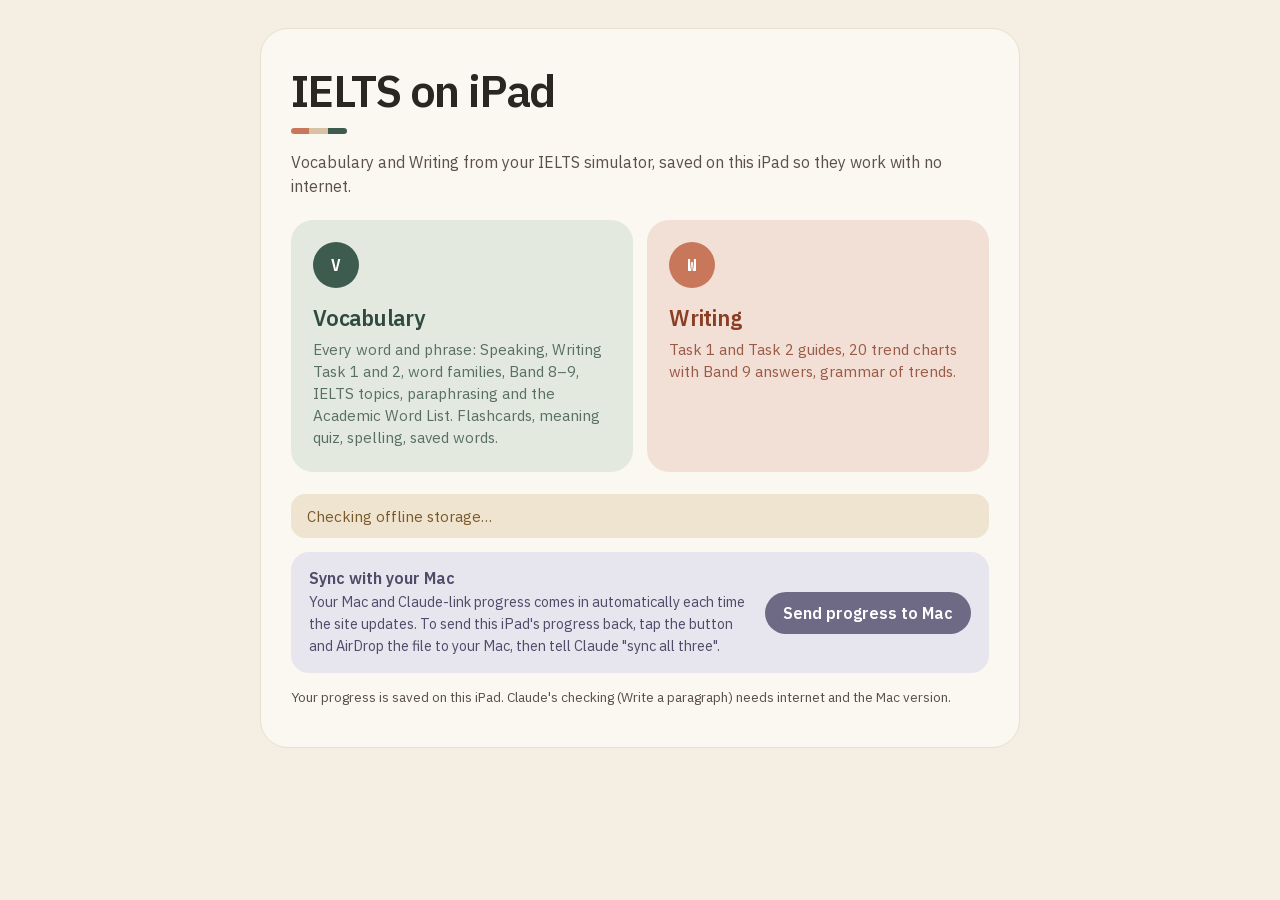
<file: index.html>
<!doctype html>
<html lang="en">
<head>
<meta charset="utf-8">
<meta name="viewport" content="width=device-width, initial-scale=1, viewport-fit=cover">
<meta name="apple-mobile-web-app-capable" content="yes">
<meta name="mobile-web-app-capable" content="yes">
<meta name="apple-mobile-web-app-title" content="IELTS Study">
<meta name="apple-mobile-web-app-status-bar-style" content="default">
<link rel="manifest" href="manifest.webmanifest">
<link rel="apple-touch-icon" href="icon-180.png">
<title>IELTS Writing</title>
<link rel="stylesheet" href="fonts/fonts.css">
<script>if('serviceWorker' in navigator){var hadSW=!!navigator.serviceWorker.controller,swR=0;navigator.serviceWorker.register('sw.js').then(function(r){r.update()});navigator.serviceWorker.addEventListener('controllerchange',function(){if(hadSW&&!swR){swR=1;location.reload()}})}</script>
<style>
:root{--ground:#F4EEE3;--surface:#FBF8F2;--ink:#2A2622;--ink-2:#5A5249;--rule:#E8DFCF;--good:#3E5B4F;--good-soft:#E3E9DF}
@media (prefers-color-scheme:dark){:root{--ground:#0B1016;--surface:#141C24;--ink:#E4ECF3;--ink-2:#A6B4C0;--rule:#2A3742;--good:#84C6A2;--good-soft:#15291F}}
*{box-sizing:border-box}body{margin:0;background:var(--ground);color:var(--ink);font-family:"IBM Plex Sans",-apple-system,sans-serif;
padding:max(28px,env(safe-area-inset-top)) max(20px,env(safe-area-inset-right)) 40px max(20px,env(safe-area-inset-left))}
main{max-width:760px;margin:0 auto;background:var(--surface);border:1px solid var(--rule);border-radius:28px;padding:34px 30px 26px}
h1{font-weight:600;font-size:clamp(2.1rem,6vw,2.8rem);letter-spacing:-.035em;line-height:1.05;margin:4px 0 0}
h1::after{content:"";display:block;width:56px;height:6px;border-radius:6px;margin:14px 0 4px;background:linear-gradient(90deg,#C8775A 0 33%,#D7C3A3 33% 66%,#3E5B4F 66%)}
p{color:var(--ink-2);line-height:1.5}.cards{display:grid;grid-template-columns:repeat(auto-fit,minmax(240px,1fr));gap:14px;margin:22px 0}
a.card{display:block;text-decoration:none;color:inherit;border-radius:22px;padding:22px 22px 24px;transition:filter .15s}
a.card:active,a.card:hover{filter:brightness(.97)}
a.card i{display:grid;place-items:center;width:46px;height:46px;border-radius:50%;color:#fff;font-style:normal;font-weight:600;font-family:"IBM Plex Mono",monospace;margin-bottom:16px}
a.card b{display:block;font-size:1.35rem;letter-spacing:-.01em;margin-bottom:6px}a.card span{line-height:1.45;font-size:.95rem}
a.card.v{background:#E3E9DF}a.card.v i{background:#3E5B4F}a.card.v b{color:#2F4A3E}a.card.v span{color:#5A6F64}
a.card.w{background:#F2DFD6}a.card.w i{background:#C8775A}a.card.w b{color:#8A3F25}a.card.w span{color:#9A5A44}
.off{border-radius:14px;padding:12px 16px;background:#EFE4D0;color:#7A5A2B;font-size:.95rem}
.off.ok{background:var(--good-soft);color:var(--good)}
.sync{display:flex;gap:14px;align-items:center;flex-wrap:wrap;margin:14px 0;padding:16px 18px;border-radius:18px;background:#E7E5EE;color:#4F4B68}.sync div{flex:1;min-width:220px}.sync b{display:block;margin-bottom:3px}.sync span{font-size:.9rem;line-height:1.45}
.sync button{font:inherit;font-weight:600;border:0;border-radius:999px;padding:11px 18px;background:#6E6A86;color:#fff;cursor:pointer}
@media (prefers-color-scheme:dark){main{background:var(--surface)}a.card b,a.card span{color:#1B1A17}.off{color:#1B1A17}}
</style>
</head>
<body><main>
<h1>IELTS on iPad</h1>
<p>Vocabulary and Writing from your IELTS simulator, saved on this iPad so they work with no internet.</p>
<div class="cards">
<a class="card v" href="vocab.html"><i>V</i><b>Vocabulary</b><span>Every word and phrase: Speaking, Writing Task 1 and 2, word families, Band 8–9, IELTS topics, paraphrasing and the Academic Word List. Flashcards, meaning quiz, spelling, saved words.</span></a>
<a class="card w" href="study.html"><i>W</i><b>Writing</b><span>Task 1 and Task 2 guides, 20 trend charts with Band 9 answers, grammar of trends.</span></a>
</div>
<div class="off" id="off">Checking offline storage…</div>
<div class="sync"><div><b>Sync with your Mac</b><span>Your Mac and Claude-link progress comes in automatically each time the site updates. To send this iPad's progress back, tap the button and AirDrop the file to your Mac, then tell Claude "sync all three".</span></div><button type="button" id="sendp">Send progress to Mac</button></div>
<script>
document.getElementById('sendp').onclick=function(){
 function g(k,d){try{return JSON.parse(localStorage.getItem(k))||d}catch(e){return d}}
 var data={from:"ipad",at:new Date().toISOString(),known:g("vc.known",{}),saved:g("vc.saved",{}),hist:g("vc.hist",[]),deleted:g("vc.hist.deleted",[]),study:g("st.state",{})};
 var d=new Date(),pad=function(n){return ("0"+n).slice(-2)};
 var name="ielts-ipad-progress-"+d.getFullYear()+pad(d.getMonth()+1)+pad(d.getDate())+"-"+pad(d.getHours())+pad(d.getMinutes())+".json";
 var blob=new Blob([JSON.stringify(data)],{type:"application/json"}),file=new File([blob],name,{type:"application/json"});
 if(navigator.canShare&&navigator.canShare({files:[file]})){navigator.share({files:[file],title:"IELTS iPad progress"}).catch(function(){});return}
 var a=document.createElement("a");a.href=URL.createObjectURL(blob);a.download=name;document.body.appendChild(a);a.click();a.remove();
};
</script>
<p style="font-size:.85rem">Your progress is saved on this iPad. Claude's checking (Write a paragraph) needs internet and the Mac version.</p>
<script>
(function(){var o=document.getElementById('off');
 function ok(){o.className='off ok';o.textContent='✓ Saved on this iPad: works offline, including on a plane.'}
 if(!('serviceWorker' in navigator)){o.textContent='This browser cannot save the app for offline use.';return}
 navigator.serviceWorker.ready.then(function(r){if(r.active)r.active.postMessage('resave');return caches.keys()}).then(function(k){if(k.length)ok();else o.textContent='Saving for offline… keep this page open for a moment.'});
 navigator.serviceWorker.addEventListener('message',function(e){if(e.data==='cached')ok()});
})();
</script>
</main></body></html>
</file>
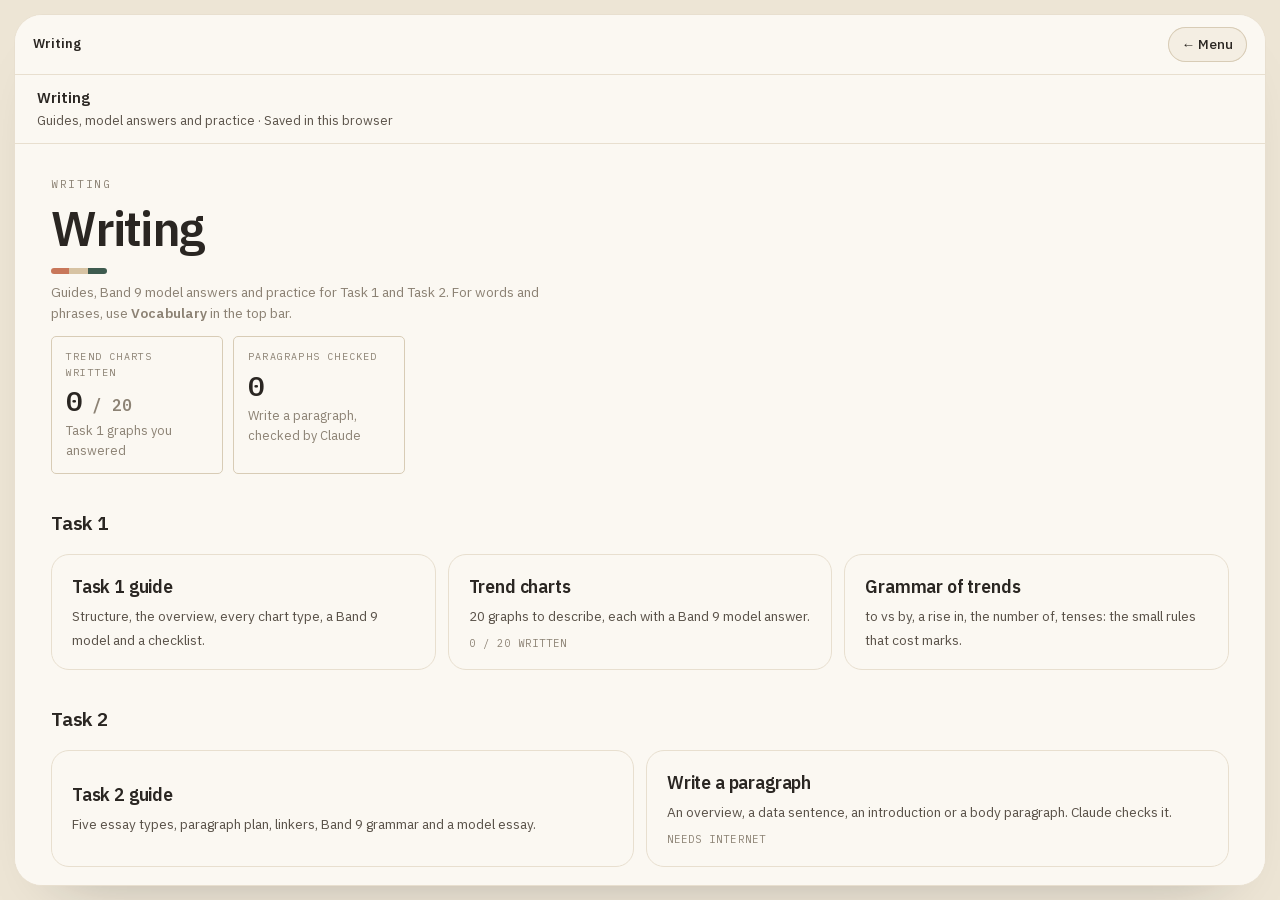
<file: study.html>
<!doctype html>
<html lang="en">
<head>
<meta charset="utf-8">
<meta name="viewport" content="width=device-width, initial-scale=1, viewport-fit=cover">
<meta name="apple-mobile-web-app-capable" content="yes">
<meta name="mobile-web-app-capable" content="yes">
<meta name="apple-mobile-web-app-title" content="IELTS Study">
<meta name="apple-mobile-web-app-status-bar-style" content="default">
<link rel="manifest" href="manifest.webmanifest">
<link rel="apple-touch-icon" href="icon-180.png">
<title>IELTS Writing</title>
<link rel="stylesheet" href="fonts/fonts.css">
<style>
:root{
  --ground:#F6F7F9; --surface:#FFFFFF; --surface-2:#EDF1F5; --surface-3:#E4EAF0;
  --ink:#16202B; --ink-2:#4E5D6C; --ink-3:#7B8896;
  --rule:#D7DEE6; --rule-strong:#B4C0CC;
  --accent:#1C4E6B; --accent-2:#2E7BA6; --accent-soft:#E2EDF4;
  --correct:#8E3B2B; --correct-soft:#F7E9E5;
  --gold:#8A6414; --gold-soft:#F7EFDB;
  --good:#2C6349; --good-soft:#E2F0E9;
  --chrome:#1B2733; --chrome-2:#243442; --chrome-ink:#E8EEF4; --chrome-ink-2:#9FB0C0;
  --shadow:0 1px 2px rgba(22,32,43,.06), 0 8px 24px -16px rgba(22,32,43,.24);
}
@media (prefers-color-scheme:dark){:root:not([data-theme="light"]){
  --ground:#0B1016; --surface:#141C24; --surface-2:#1A242D; --surface-3:#222D37;
  --ink:#E4ECF3; --ink-2:#A6B4C0; --ink-3:#7C8B98;
  --rule:#2A3742; --rule-strong:#3B4B58;
  --accent:#82BEDD; --accent-2:#A3D2E9; --accent-soft:#16303F;
  --correct:#E5A395; --correct-soft:#33201C;
  --gold:#D9B667; --gold-soft:#2E2612;
  --good:#84C6A2; --good-soft:#15291F;
  --chrome:#0E161E; --chrome-2:#18242F; --chrome-ink:#E8EEF4; --chrome-ink-2:#8D9EAE;
  --shadow:0 1px 2px rgba(0,0,0,.5), 0 8px 24px -16px rgba(0,0,0,.9);
}}
:root[data-theme="dark"]{
  --ground:#0B1016; --surface:#141C24; --surface-2:#1A242D; --surface-3:#222D37;
  --ink:#E4ECF3; --ink-2:#A6B4C0; --ink-3:#7C8B98;
  --rule:#2A3742; --rule-strong:#3B4B58;
  --accent:#82BEDD; --accent-2:#A3D2E9; --accent-soft:#16303F;
  --correct:#E5A395; --correct-soft:#33201C;
  --gold:#D9B667; --gold-soft:#2E2612;
  --good:#84C6A2; --good-soft:#15291F;
  --chrome:#0E161E; --chrome-2:#18242F; --chrome-ink:#E8EEF4; --chrome-ink-2:#8D9EAE;
  --shadow:0 1px 2px rgba(0,0,0,.5), 0 8px 24px -16px rgba(0,0,0,.9);
}
*{box-sizing:border-box}
html,body{height:100%;margin:0;overflow:hidden}
body{background:var(--ground);color:var(--ink);font-family:"IBM Plex Sans",Arial,sans-serif;font-size:15.5px;line-height:1.55;-webkit-font-smoothing:antialiased}
.mono{font-family:"IBM Plex Mono",monospace}

#app{position:fixed;inset:10px;display:grid;grid-template-rows:auto auto minmax(0,1fr) auto;grid-template-columns:minmax(0,1fr);
  border:1px solid var(--rule-strong);border-radius:7px;overflow:hidden;background:var(--surface);box-shadow:var(--shadow)}
@media (max-width:700px){#app{inset:4px;border-radius:5px}}

/* top chrome */
.topbar{display:flex;align-items:center;gap:14px;min-width:0;background:var(--chrome);color:var(--chrome-ink);
  padding:9px 14px;font-size:13px;border-bottom:1px solid #000}
.topbar .who{display:flex;align-items:center;gap:9px;min-width:0}
.topbar .av{width:22px;height:22px;border-radius:3px;background:var(--chrome-2);display:grid;place-items:center;
  font-family:"IBM Plex Mono",monospace;font-size:10px;color:var(--chrome-ink-2);flex:none}
.topbar .nm{white-space:nowrap;overflow:hidden;text-overflow:ellipsis}
.topbar .nm b{font-weight:600}
.topbar .nm span{color:var(--chrome-ink-2);margin-left:7px;font-family:"IBM Plex Mono",monospace;font-size:11.5px}
.topbar .clock{margin-left:auto;display:flex;align-items:center;gap:8px;font-family:"IBM Plex Mono",monospace;
  font-size:13.5px;font-weight:600;background:var(--chrome-2);padding:5px 12px;border-radius:4px;font-variant-numeric:tabular-nums}
.topbar .clock.warn{background:#5A2A1E;color:#FFD9CE}
.topbar .clock.crit{background:#7A2416;color:#FFE2DA;animation:pulse 1s steps(2) infinite}
@keyframes pulse{50%{opacity:.55}}
.topbar .tools{display:flex;gap:6px}
.topbar button{font:inherit;font-size:12px;background:var(--chrome-2);color:var(--chrome-ink);border:1px solid #0006;
  border-radius:4px;padding:5px 11px;cursor:pointer}
.topbar button{white-space:nowrap}
.topbar button:hover{background:#2E4051}
.topbar button:focus-visible{outline:2px solid var(--accent-2);outline-offset:1px}

/* instruction strip */
.instr{background:var(--surface-2);border-bottom:1px solid var(--rule);padding:9px 16px}
.instr h2{margin:0 0 2px;font-size:14.5px;font-weight:600;font-family:"IBM Plex Sans",sans-serif}
.instr p{margin:0;font-size:12.8px;color:var(--ink-2)}
.instr .rng{font-family:"IBM Plex Mono",monospace;font-size:11px;letter-spacing:.1em;text-transform:uppercase;color:var(--accent);font-weight:600}

/* content */
.stage{min-height:0;min-width:0;overflow:hidden;position:relative}
.pane{height:100%;overflow-y:auto;padding:18px 22px}
.split{display:grid;grid-template-columns:minmax(0,1fr) 7px minmax(0,1fr);height:100%;min-height:0;min-width:0}
.split>.pane{min-width:0}
.split .divider{background:var(--surface-2);border-left:1px solid var(--rule);border-right:1px solid var(--rule);
  cursor:col-resize;position:relative}
.split .divider::after{content:"";position:absolute;top:50%;left:1px;width:3px;height:40px;margin-top:-20px;
  background:var(--rule-strong);border-radius:2px}
@media (max-width:860px){.split{grid-template-columns:1fr;grid-template-rows:1fr 7px 1fr}
  .split .divider{cursor:row-resize;border:none;border-top:1px solid var(--rule);border-bottom:1px solid var(--rule)}}

/* bottom chrome */
.botbar{background:var(--surface-2);border-top:1px solid var(--rule);padding:7px 12px;display:flex;align-items:center;gap:10px;min-width:0}
.palette{display:flex;gap:12px;overflow-x:auto;flex:1;min-width:0;padding:2px}
.pgroup{display:flex;align-items:center;gap:4px;flex:none}
.pgroup .lbl{font-family:"IBM Plex Mono",monospace;font-size:10px;letter-spacing:.08em;text-transform:uppercase;
  color:var(--ink-3);margin-right:3px;white-space:nowrap}
.pbtn{width:26px;height:26px;flex:none;border:1px solid var(--rule-strong);background:var(--surface);color:var(--ink-2);
  border-radius:3px;font-family:"IBM Plex Mono",monospace;font-size:11.5px;cursor:pointer;padding:0;position:relative}
.pbtn:hover{border-color:var(--accent-2)}
.pbtn:focus-visible{outline:2px solid var(--accent-2);outline-offset:1px}
.pbtn.done{background:var(--accent);border-color:var(--accent);color:var(--surface);font-weight:600}
.pbtn.here{outline:2px solid var(--ink);outline-offset:1px}
.pbtn.flag::after{content:"";position:absolute;top:-3px;right:-3px;width:7px;height:7px;border-radius:50%;background:var(--gold)}
.pbtn.ok{background:var(--good);border-color:var(--good);color:#fff}
.pbtn.no{background:var(--correct);border-color:var(--correct);color:#fff}
.navbtns{display:flex;gap:6px;flex:none}
.navbtns button,.reviewbox{font:inherit;font-size:12.5px;border:1px solid var(--rule-strong);background:var(--surface);
  color:var(--ink);border-radius:4px;padding:6px 13px;cursor:pointer;white-space:nowrap}
.navbtns button.primary{background:var(--accent);border-color:var(--accent);color:var(--surface);font-weight:600}
.navbtns button:disabled{opacity:.4;cursor:default}
.navbtns button:focus-visible,.reviewbox:focus-visible{outline:2px solid var(--accent-2);outline-offset:1px}
.reviewbox{display:flex;align-items:center;gap:6px;flex:none}
.reviewbox input{accent-color:var(--gold);margin:0}

/* question content inside panes */
.pane h3{font-family:"Newsreader",Georgia,serif;font-size:1.3rem;margin:0 0 6px;font-weight:600}
.pane .sub{font-size:.84rem;color:var(--ink-3);margin:0 0 16px}
.passage{font-family:"Newsreader",Georgia,serif;font-size:1.05rem;line-height:1.68}
.passage p{margin:0 0 14px;max-width:62ch}
.passage .pl{font-family:"IBM Plex Mono",monospace;font-size:.76em;font-weight:600;color:var(--accent);margin-right:7px;vertical-align:2px}
.qblock{border-top:1px solid var(--rule);margin-top:20px;padding-top:16px}
.qblock:first-child{border-top:none;margin-top:0;padding-top:0}
.qrange{font-family:"IBM Plex Mono",monospace;font-size:11px;letter-spacing:.1em;text-transform:uppercase;color:var(--accent);font-weight:600;margin:0 0 6px}
.rubric{font-size:.9rem;color:var(--ink-2);margin:0 0 14px}
.rubric strong{color:var(--ink)}
ol.qs{list-style:none;margin:0 0 16px;padding:0}
ol.qs>li{display:grid;grid-template-columns:30px 1fr;gap:9px;padding:7px 0;border-bottom:1px dotted var(--rule);align-items:start;scroll-margin-top:12px}
ol.qs>li:last-child{border-bottom:none}
ol.qs>li.cur{background:var(--accent-soft);border-radius:3px;padding-left:5px;margin-left:-5px}
ol.qs>li>.qn{font-family:"IBM Plex Mono",monospace;font-size:12.5px;font-weight:600;color:var(--ink-3);padding-top:2px}
ol.qs .opts{list-style:none;margin:7px 0 0;padding:0;display:flex;flex-direction:column;gap:2px;font-size:.93rem}
ol.qs .opts li{display:grid;grid-template-columns:22px 1fr;gap:6px;cursor:pointer;border-radius:3px;padding:3px 6px;margin-left:-6px}
ol.qs .opts li:hover{background:var(--surface-2)}
ol.qs .opts li.sel{background:var(--accent-soft)}
ol.qs .opts li.sel .ol{color:var(--accent);font-weight:700}
ol.qs .opts li.okright{background:var(--good-soft)} ol.qs .opts li.okright .ol{color:var(--good)}
ol.qs .opts li.okwrong{background:var(--correct-soft)} ol.qs .opts li.okwrong .ol{color:var(--correct)}
ol.qs .opts .ol{font-family:"IBM Plex Mono",monospace;font-weight:600;color:var(--ink-3)}
.optionbox{border:1px solid var(--rule-strong);border-radius:3px;background:var(--surface-2);padding:12px 14px;margin:0 0 16px;max-width:52ch}
.optionbox .obt{font-family:"IBM Plex Mono",monospace;font-size:10px;letter-spacing:.12em;text-transform:uppercase;color:var(--ink-3);font-weight:600;margin:0 0 8px;display:block}
.optionbox ul,.optionbox ol{list-style:none;margin:0;padding:0;display:flex;flex-direction:column;gap:3px;font-size:.92rem}
.optionbox li{display:grid;grid-template-columns:30px 1fr;gap:7px}
.optionbox .ol{font-family:"IBM Plex Mono",monospace;font-weight:600;color:var(--accent)}
.formtbl,.notebox{border:1px solid var(--rule-strong);border-radius:3px;background:var(--surface);padding:16px 18px;margin:0 0 18px;max-width:58ch}
.formtbl h5,.notebox h5{margin:0 0 4px;font-family:"Newsreader",Georgia,serif;font-size:1.12rem;font-weight:600}
.formtbl h5{text-align:center}
.formtbl .sub{text-align:center;font-size:.76rem;color:var(--ink-3);font-family:"IBM Plex Mono",monospace;letter-spacing:.1em;text-transform:uppercase;margin:0 0 12px;padding-bottom:9px;border-bottom:1px solid var(--rule)}
.formtbl dl{display:grid;grid-template-columns:auto 1fr;gap:8px 14px;margin:0;font-size:.93rem}
.formtbl dt{font-weight:500;color:var(--ink-2)} .formtbl dd{margin:0}
.notebox h6{margin:14px 0 5px;font-size:.8rem;font-weight:600;font-family:"IBM Plex Mono",monospace;letter-spacing:.1em;text-transform:uppercase;color:var(--accent)}
.notebox ul{margin:0;padding-left:18px;font-size:.93rem} .notebox li{margin-bottom:5px}
.qnum{font-family:"IBM Plex Mono",monospace;font-weight:600;color:var(--accent);font-size:.84rem;margin-right:4px}
figure{margin:0 0 16px} figure svg{width:100%;height:auto;display:block;background:var(--surface);border:1px solid var(--rule);border-radius:3px}
figcaption{font-size:.78rem;color:var(--ink-3);margin-top:6px;font-family:"IBM Plex Mono",monospace}
.box{border:1px solid var(--rule);border-radius:3px;background:var(--surface);padding:13px 15px;margin:0 0 16px;max-width:60ch}
.tw{overflow-x:auto;margin:0 0 16px;border:1px solid var(--rule);border-radius:3px;background:var(--surface)}
table{border-collapse:collapse;width:100%;font-size:.88rem;min-width:380px}
th,td{text-align:left;padding:8px 12px;border-bottom:1px solid var(--rule);vertical-align:top}
thead th{background:var(--surface-2);font-family:"IBM Plex Mono",monospace;font-size:10px;letter-spacing:.1em;text-transform:uppercase;color:var(--ink-2);font-weight:600}
td.num,th.num{font-variant-numeric:tabular-nums;white-space:nowrap} td.mono{font-family:"IBM Plex Mono",monospace}
tbody tr:last-child td{border-bottom:none}
.prompt{font-weight:600}
input.gapin{font-family:"IBM Plex Mono",monospace;font-size:.9em;color:var(--ink);background:var(--surface);
  border:1px solid var(--rule-strong);border-radius:3px;padding:3px 7px;margin:0 3px;min-width:140px;width:140px}
input.gapin.sz-letter{min-width:50px;width:50px;text-align:center;text-transform:uppercase}
input.gapin.sz-tfng{min-width:108px;width:108px;text-transform:uppercase}
input.gapin:focus{outline:none;border-color:var(--accent);box-shadow:0 0 0 3px var(--accent-soft)}
input.gapin.right{border-color:var(--good);background:var(--good-soft);color:var(--good);font-weight:600}
input.gapin.wrong{border-color:var(--correct);background:var(--correct-soft);color:var(--correct);font-weight:600}
.corr{font-family:"IBM Plex Mono",monospace;font-size:.78em;color:var(--good);font-weight:600;margin-left:6px;white-space:nowrap}
mark.hl{background:var(--gold-soft);border-bottom:1.5px solid var(--gold);padding:0 1px}
textarea.wbox{display:block;width:100%;height:100%;min-height:260px;font-family:"Newsreader",Georgia,serif;font-size:1.02rem;
  line-height:1.6;color:var(--ink);background:var(--surface);border:1px solid var(--rule-strong);border-radius:3px;padding:13px 15px;resize:none}
textarea.wbox:focus{outline:none;border-color:var(--accent);box-shadow:0 0 0 3px var(--accent-soft)}
.wcount{font-family:"IBM Plex Mono",monospace;font-size:11px;letter-spacing:.07em;text-transform:uppercase;color:var(--ink-3);text-align:right;margin-top:5px}
.wcount.under{color:var(--correct);font-weight:600} .wcount.over{color:var(--good);font-weight:600}

/* overlays */
.sheet{position:absolute;inset:0;background:var(--surface);overflow-y:auto;padding:28px 30px;z-index:20}
.sheet h1{font-family:"Newsreader",Georgia,serif;font-weight:400;font-size:2.1rem;margin:0 0 6px;letter-spacing:-.02em}
.sheet h2{font-family:"Newsreader",Georgia,serif;font-weight:600;font-size:1.25rem;margin:26px 0 10px}
.sheet p{max-width:66ch;color:var(--ink-2)}
.sheet .eyebrow{font-family:"IBM Plex Mono",monospace;font-size:11px;letter-spacing:.15em;text-transform:uppercase;color:var(--accent);margin:0 0 10px}
.cards{display:grid;grid-template-columns:repeat(auto-fit,minmax(215px,1fr));gap:12px;margin:16px 0;max-width:900px}
.card{border:1px solid var(--rule-strong);border-radius:5px;background:var(--surface);padding:15px 16px;text-align:left;cursor:pointer;font:inherit;color:inherit}
.card:hover{border-color:var(--accent);background:var(--accent-soft)}
.card:focus-visible{outline:2px solid var(--accent-2);outline-offset:2px}
.card b{display:block;font-size:1.02rem;margin-bottom:3px}
.card span{font-size:.85rem;color:var(--ink-2)}
.card .meta{font-family:"IBM Plex Mono",monospace;font-size:10.5px;letter-spacing:.1em;text-transform:uppercase;color:var(--ink-3);display:block;margin-top:8px}
.scorehead{display:flex;gap:26px;flex-wrap:wrap;align-items:baseline;border:1px solid var(--rule-strong);border-radius:5px;
  background:var(--surface-2);padding:18px 22px;margin:14px 0 22px;max-width:620px}
.scorehead .big{font-family:"IBM Plex Mono",monospace;font-size:2.6rem;font-weight:600;line-height:1;font-variant-numeric:tabular-nums}
.scorehead .lab{font-family:"IBM Plex Mono",monospace;font-size:10.5px;letter-spacing:.12em;text-transform:uppercase;color:var(--ink-3);display:block;margin-bottom:5px}
.scorehead .band{color:var(--accent)}
.rowlist{display:grid;grid-template-columns:repeat(auto-fill,minmax(168px,1fr));gap:5px;max-width:900px;margin:0 0 20px}
.rowlist .r{display:flex;gap:8px;align-items:baseline;font-size:.86rem;border:1px solid var(--rule);border-radius:3px;padding:5px 9px;background:var(--surface)}
.rowlist .r.ok{border-color:var(--good);background:var(--good-soft)}
.rowlist .r.no{border-color:var(--correct);background:var(--correct-soft)}
.rowlist .r b{font-family:"IBM Plex Mono",monospace;font-size:11px;color:var(--ink-3);flex:none;width:20px}
.rowlist .r .you{font-family:"IBM Plex Mono",monospace;text-decoration:line-through;color:var(--correct)}
.rowlist .r .ans{font-family:"IBM Plex Mono",monospace;color:var(--good);font-weight:600}
.misslist{display:flex;flex-direction:column;gap:6px;max-width:860px;margin:0 0 20px}
.misslist .m{display:grid;grid-template-columns:26px 1fr;gap:9px;border:1px solid var(--rule);
  border-left:3px solid var(--correct);border-radius:0 3px 3px 0;background:var(--surface);padding:8px 12px}
.misslist .m>b{font-family:"IBM Plex Mono",monospace;font-size:11.5px;color:var(--ink-3);padding-top:2px}
.misslist .m .ans{font-family:"IBM Plex Mono",monospace;color:var(--good);font-weight:600;font-size:.9rem}
.misslist .m p{margin:3px 0 0;font-size:.86rem;color:var(--ink-2);max-width:70ch}
details.key{border:1px solid var(--accent);border-radius:3px;background:var(--accent-soft);margin:0 0 12px;max-width:72ch}
details.key>summary{cursor:pointer;padding:11px 15px;font-family:"IBM Plex Mono",monospace;font-size:11px;
  letter-spacing:.12em;text-transform:uppercase;font-weight:600;color:var(--accent);list-style:none}
details.key>summary::-webkit-details-marker{display:none}
details.key>summary::before{content:"\25B8  "}
details.key[open]>summary::before{content:"\25BE  "}
details.key .kbody{padding:4px 16px 16px;background:var(--surface);border-top:1px solid var(--accent)}
details.key .model{font-family:"Newsreader",Georgia,serif;font-size:1.04rem;line-height:1.66}
details.key .model p{margin:0 0 12px;max-width:68ch}
details.key .wc{font-family:"IBM Plex Mono",monospace;font-size:11px;color:var(--ink-3);text-align:right;
  border-top:1px solid var(--rule);padding-top:8px;margin:12px 0 0}
details.key .gloss{font-size:.85rem;color:var(--ink-2);border-top:1px dashed var(--rule);margin-top:12px;padding-top:11px}
.btnrow{display:flex;gap:9px;flex-wrap:wrap;margin-top:18px}
.btnrow button{font:inherit;font-size:.88rem;font-weight:600;border-radius:4px;padding:9px 17px;cursor:pointer;
  border:1px solid var(--accent);background:var(--accent);color:var(--surface)}
.btnrow button.ghost{background:transparent;color:var(--accent)}
.btnrow button:focus-visible{outline:2px solid var(--accent-2);outline-offset:2px}
.notice{border-left:3px solid var(--gold);background:var(--gold-soft);border-radius:0 3px 3px 0;padding:12px 15px;margin:0 0 18px;max-width:66ch;font-size:.88rem}
.notice b{font-family:"IBM Plex Mono",monospace;font-size:10.5px;letter-spacing:.12em;text-transform:uppercase;color:var(--gold);display:block;margin-bottom:5px}
.hlbar{position:absolute;z-index:30;display:none;gap:2px;background:var(--chrome);border-radius:4px;padding:3px;box-shadow:var(--shadow)}
.hlbar button{font:inherit;font-size:11.5px;background:transparent;color:var(--chrome-ink);border:none;border-radius:3px;padding:5px 10px;cursor:pointer}
.hlbar button:hover{background:var(--chrome-2)}
.spk{max-width:70ch}
.qbh{font-family:"Newsreader",Georgia,serif;font-size:1.12rem;font-weight:600;margin:22px 0 8px}
.qrow{display:grid;grid-template-columns:minmax(0,1.25fr) minmax(0,.75fr) minmax(0,1.5fr);gap:16px;border:1px solid var(--rule);border-left:3px solid var(--good);border-radius:0 4px 4px 0;padding:10px 13px;margin:0 0 8px;max-width:1150px;background:var(--surface)}
.qrow.no{border-left-color:var(--correct);background:linear-gradient(90deg,var(--correct-soft),var(--surface) 30%)}
.qrow .qq{font-size:.9rem;line-height:1.5}
.qrow .qq b{font-family:"IBM Plex Mono",monospace;font-size:.82rem;color:var(--ink-3);margin-right:4px}
.qrow .qq .opt{display:block;font-size:.84rem;color:var(--ink-2);margin-top:2px}
.qrow .qq .opt.c{color:var(--good);font-weight:600}
.qrow .lab{display:block;font-family:"IBM Plex Mono",monospace;font-size:9.5px;letter-spacing:.1em;text-transform:uppercase;color:var(--ink-3);margin:0 0 2px}
.qrow .qa .ans{display:block;font-family:"IBM Plex Mono",monospace;color:var(--good);font-weight:600;margin-bottom:6px}
.qrow .qa .you2{display:block;font-family:"IBM Plex Mono",monospace;color:var(--correct);font-weight:600;text-decoration:line-through;margin-bottom:6px}
.qrow .qe .excerpt{margin:0}
.qrow .qe .nt{font-size:.84rem;color:var(--ink-2);margin:6px 0 0}
#qbyq.onlyno .qrow.ok{display:none}
.fltbar{display:flex;gap:6px;margin:0 0 6px}
.fltbar button{font:inherit;font-size:.8rem;border:1px solid var(--rule-strong);background:var(--surface);color:var(--ink);border-radius:4px;padding:4px 10px;cursor:pointer}
.fltbar button.on{background:var(--accent);border-color:var(--accent);color:var(--surface)}
@media (max-width:860px){.qrow{grid-template-columns:1fr;gap:8px}}
.tx p[data-pt]{cursor:pointer}
.tx p[data-pt]:hover{background:var(--accent-soft)}
.tx p .pi{color:var(--accent);font-size:10px;margin-right:6px}
.playbtn{font:inherit;font-size:.78rem;font-weight:600;border:1px solid var(--accent);background:var(--surface);color:var(--accent);border-radius:4px;padding:3px 9px;cursor:pointer;margin-top:7px}
#rpbar{position:absolute;right:16px;bottom:62px;z-index:45;background:var(--chrome);color:var(--chrome-ink);border-radius:6px;padding:8px 10px;display:flex;gap:8px;align-items:center;font-family:"IBM Plex Mono",monospace;font-size:12px;box-shadow:var(--shadow)}
#rpbar button{font:inherit;font-size:12px;background:var(--chrome-2);color:var(--chrome-ink);border:1px solid #0006;border-radius:4px;padding:4px 9px;cursor:pointer}
.dtable button.del{border-color:var(--rule-strong);color:var(--ink-3);margin-left:6px}
.qrow .qq .opt.y{color:var(--correct);text-decoration:line-through}
.qrow .qq .opts2{display:block;margin-top:5px;padding:6px 9px;background:var(--surface-2);border-radius:3px}
.revtx .tx{max-width:none}
.revtx .tx p.flash{outline:2px solid var(--accent);outline-offset:1px}
.revhint{font-family:"IBM Plex Mono",monospace;font-size:11px;color:var(--ink-3);margin:0 0 10px}
[data-qli].jump,.qhost.jump{cursor:pointer}
.gapin.jump{pointer-events:none}
.tx{font-size:.95rem;line-height:1.6;max-width:78ch}
.tx p{margin:0 0 7px;padding:3px 7px;border-radius:3px}
.tx p .sp{font-family:"IBM Plex Mono",monospace;font-size:10.5px;letter-spacing:.06em;color:var(--ink-3);margin-right:6px;text-transform:uppercase}
.tx p.txw{background:var(--correct-soft);border-left:3px solid var(--correct)}
.tx p.txr{border-left:3px solid var(--good)}
.tx .qb{display:inline-block;font-family:"IBM Plex Mono",monospace;font-size:10.5px;font-weight:600;border-radius:3px;padding:0 5px;margin-right:6px;vertical-align:1px}
.tx .qb.w{background:var(--correct);color:#fff}
.tx .qb.r{background:var(--good);color:#fff}
.txnote{font-size:.8rem;color:var(--ink-3);margin:0 0 10px;font-family:"IBM Plex Mono",monospace}
.excerpt{margin:7px 0 2px;padding:7px 10px;background:var(--surface-2);border-radius:3px;font-size:.86rem;color:var(--ink);max-width:72ch}
.excerpt .lab{display:block;font-family:"IBM Plex Mono",monospace;font-size:10px;letter-spacing:.1em;text-transform:uppercase;color:var(--ink-3);margin-bottom:3px}
.excerpt mark{background:var(--gold-soft);border-bottom:1.5px solid var(--gold);color:inherit;padding:0 1px}
.playopt{margin:0 0 16px;padding:9px 13px;border:1px dashed var(--rule-strong);border-radius:4px;font-family:"IBM Plex Mono",monospace;font-size:12px;display:flex;gap:12px;align-items:center;color:var(--ink-3)}
.playopt button{font:inherit;font-size:12px;border:1px solid var(--accent);background:transparent;color:var(--accent);border-radius:4px;padding:4px 10px;cursor:pointer}
.tiles{display:grid;grid-template-columns:repeat(auto-fill,minmax(170px,1fr));gap:10px;max-width:900px;margin:12px 0 8px}
.tile{border:1px solid var(--rule-strong);border-radius:5px;background:var(--surface);padding:12px 14px}
.tile .lab{display:block;font-family:"IBM Plex Mono",monospace;font-size:10px;letter-spacing:.12em;text-transform:uppercase;color:var(--ink-3);margin-bottom:6px}
.tile .v{font-family:"IBM Plex Mono",monospace;font-size:1.7rem;font-weight:600;line-height:1.1;font-variant-numeric:tabular-nums}
.tile .s{display:block;font-size:.8rem;color:var(--ink-3);margin-top:4px}
.ah-f{display:flex;flex-wrap:wrap;gap:6px;margin:6px 0 12px}
.ah-f button{font:inherit;font-size:.82rem;border:1px solid var(--rule-strong);background:var(--surface);color:var(--ink-2);border-radius:999px;padding:4px 13px;cursor:pointer}
.ah-f button span{font-family:"IBM Plex Mono",monospace;font-size:.72rem;opacity:.75;margin-left:2px}
.ah-f button.on{background:var(--accent);border-color:var(--accent);color:var(--surface)}
.ah-list{list-style:none;margin:0;padding:0;max-width:920px;border:1px solid var(--rule);border-radius:7px;overflow:hidden;background:var(--surface)}
.ah-day{padding:7px 16px;background:var(--surface-2);font-family:"IBM Plex Mono",monospace;font-size:10.5px;letter-spacing:.09em;text-transform:uppercase;color:var(--ink-3);border-top:1px solid var(--rule)}
.ah-day:first-child{border-top:0}
.ah-row{display:grid;grid-template-columns:92px minmax(0,1.25fr) minmax(0,1.2fr) 54px auto;gap:14px;align-items:center;padding:11px 16px;border-top:1px solid var(--rule)}
.ah-row:hover{background:var(--surface-2)}
.ah-mod{font-size:.74rem;font-weight:600;padding:3px 9px;border-radius:999px;justify-self:start;white-space:nowrap}
.m-listening{background:var(--accent-soft);color:var(--accent)}
.m-reading{background:var(--gold-soft);color:var(--gold)}
.m-writing{background:var(--good-soft);color:var(--good)}
.m-speaking{background:var(--correct-soft);color:var(--correct)}
.ah-t{display:flex;flex-wrap:wrap;align-items:baseline;gap:2px 8px;min-width:0}
.ah-t b{white-space:nowrap;font-weight:600}
.ah-t small{color:var(--ink-3);font-family:"IBM Plex Mono",monospace;font-size:.72rem;white-space:nowrap}
.ah-note{font:inherit;font-size:.76rem;color:var(--ink-3);background:none;border:0;padding:0;cursor:pointer;flex-basis:100%;text-align:left;overflow:hidden;text-overflow:ellipsis;white-space:nowrap}
button.ah-note:hover{color:var(--accent);text-decoration:underline}
.ah-score{display:flex;align-items:center;gap:10px;min-width:0}
.ah-sc{font-family:"IBM Plex Mono",monospace;font-size:.8rem;white-space:nowrap;color:var(--ink-3)}
.ah-sc b{color:var(--ink);font-size:.98rem}
.ah-bar{flex:1;max-width:130px;height:6px;background:var(--surface-3);border-radius:3px;overflow:hidden}
.ah-bar i{display:block;height:100%;background:var(--accent-2);border-radius:3px}
.ah-band{font-family:"IBM Plex Mono",monospace;font-weight:700;font-size:.98rem;text-align:center;border-radius:6px;padding:5px 0;color:var(--ink-3)}
.ah-band.b8{background:var(--good-soft);color:var(--good)}
.ah-band.b7{background:var(--accent-soft);color:var(--accent)}
.ah-band.b6{background:var(--gold-soft);color:var(--gold)}
.ah-band.b5{background:var(--correct-soft);color:var(--correct)}
.ah-act{display:flex;gap:6px;align-items:center;justify-content:flex-end}
.ah-act select{max-width:78px;font-size:.8rem}
.ah-go{font:inherit;font-size:.8rem;border:1px solid var(--accent);background:transparent;color:var(--accent);border-radius:5px;padding:5px 12px;cursor:pointer;white-space:nowrap}
.ah-go:hover{background:var(--accent);color:var(--surface)}
.ah-del{display:grid;place-items:center;border:1px solid transparent;background:none;color:var(--ink-3);border-radius:5px;padding:5px;cursor:pointer;opacity:.55}
.ah-row:hover .ah-del,.ah-del:focus-visible{opacity:1}
.ah-del:hover{color:var(--correct);border-color:var(--correct)}
@media (max-width:680px){
  .ah-row{grid-template-columns:auto minmax(0,1fr) 50px;gap:8px 10px}
  .ah-score{grid-column:1 / 3}
  .ah-act{grid-column:1 / -1;justify-content:flex-start}
}
.dtable{border-collapse:collapse;width:100%;max-width:900px;font-size:.86rem;min-width:520px}
.dtable td,.dtable th{padding:7px 10px;border-bottom:1px solid var(--rule);text-align:left;vertical-align:middle}
.dtable th{font-family:"IBM Plex Mono",monospace;font-size:10px;letter-spacing:.1em;text-transform:uppercase;color:var(--ink-3);font-weight:600;background:var(--surface-2)}
.dtable td.n{font-family:"IBM Plex Mono",monospace;font-variant-numeric:tabular-nums;white-space:nowrap}
.dtable button{font:inherit;font-size:.8rem;border:1px solid var(--accent);background:transparent;color:var(--accent);border-radius:4px;padding:3px 9px;cursor:pointer;white-space:nowrap}
.secbar{display:grid;grid-template-columns:90px 1fr 52px;gap:10px;align-items:center;max-width:560px;margin:5px 0;font-size:.86rem}
.secbar .tr{height:12px;background:var(--surface-2);border-radius:3px;overflow:hidden}
.secbar .fl{height:100%;background:var(--accent)}
.secbar .pc{font-family:"IBM Plex Mono",monospace;text-align:right;color:var(--ink-2)}
.btnrow button.ghost.sel{border-color:var(--accent);color:var(--accent);background:var(--accent-soft);font-weight:600}
.spk h4.lab{font-family:"IBM Plex Mono",monospace;font-size:11px;letter-spacing:.1em;text-transform:uppercase;color:var(--accent);margin:18px 0 6px;font-weight:600}
.spk ul{margin:0 0 8px;padding-left:20px}
.paper{border:1px solid var(--rule-strong);border-radius:4px;background:var(--surface-2);padding:16px 18px;margin:0 0 16px;max-width:56ch}
.paper .ptag{display:block;font-family:"IBM Plex Mono",monospace;font-size:10px;letter-spacing:.12em;text-transform:uppercase;color:var(--ink-3);font-weight:600;margin-bottom:8px}
.paper .prompt{font-size:1.05rem;margin:0 0 8px}
.tcards{grid-template-columns:repeat(auto-fill,minmax(200px,1fr))}
.tcards .card{padding:12px 14px}
.spk .timerbig{font-family:"IBM Plex Mono",monospace;font-size:3rem;font-weight:600;font-variant-numeric:tabular-nums;color:var(--accent);margin:10px 0}
.tile .tlist-h{display:block;font-family:"IBM Plex Mono",monospace;font-size:9.5px;letter-spacing:.12em;text-transform:uppercase;color:var(--ink-3);margin:12px 0 4px;padding-top:9px;border-top:1px solid var(--rule)}
.tlist{list-style:none;margin:0;padding:0;display:flex;flex-direction:column;gap:2px}
.tlist button{width:calc(100% + 10px);display:grid;grid-template-columns:minmax(0,1fr) auto 30px;gap:8px;align-items:baseline;font:inherit;font-size:.84rem;color:var(--ink);background:transparent;border:none;border-radius:3px;padding:4px 5px;margin:0 -5px;cursor:pointer;text-align:left}
.tlist button:hover{background:var(--accent-soft)}
.tlist button:focus-visible{outline:2px solid var(--accent-2)}
.tlist .tn{white-space:nowrap;overflow:hidden;text-overflow:ellipsis}
.tlist .dt{display:block;font-family:"IBM Plex Mono",monospace;font-size:.68rem;color:var(--ink-3);overflow:hidden;text-overflow:ellipsis}
.tlist .sc{font-family:"IBM Plex Mono",monospace;font-size:.76rem;color:var(--ink-2);white-space:nowrap}
.tlist .bd{font-family:"IBM Plex Mono",monospace;font-weight:600;text-align:right}
table.bt{min-width:640px;font-size:.88rem}
table.bt thead th{white-space:nowrap}
table.bt tbody th{font-family:"Newsreader",Georgia,serif;font-size:1.05rem;font-weight:600;white-space:nowrap;vertical-align:top;padding-top:12px}
table.bt td{vertical-align:top;width:22%}
.btchip{display:grid;grid-template-columns:auto 1fr;column-gap:8px;width:100%;font:inherit;font-size:.84rem;color:var(--ink);background:var(--surface-2);border:1px solid var(--rule);border-radius:4px;padding:5px 9px;margin:0 0 4px;cursor:pointer;text-align:left}
.btchip:hover{border-color:var(--accent);background:var(--accent-soft)}
.btchip:focus-visible{outline:2px solid var(--accent-2);outline-offset:1px}
.btchip .bd{font-family:"IBM Plex Mono",monospace;font-weight:600;font-size:.95rem}
.btchip .sc{font-family:"IBM Plex Mono",monospace;font-size:.78rem;color:var(--ink-2);align-self:center}
.btchip .dt{grid-column:1/-1;font-family:"IBM Plex Mono",monospace;font-size:.68rem;color:var(--ink-3);white-space:nowrap;overflow:hidden;text-overflow:ellipsis}
table.bt .none{color:var(--ink-3)}
mark.hl{cursor:pointer}
mark.hl.hasnote{border-bottom-style:dashed}
.hlnote{display:inline-block;font-size:.72em;line-height:1;color:var(--surface);background:var(--gold);border-radius:3px;padding:2px 4px;margin:0 2px;vertical-align:2px;cursor:pointer;font-family:"IBM Plex Sans",sans-serif;font-style:normal}
.notepop{position:absolute;z-index:40;width:300px;max-width:calc(100% - 12px);background:var(--surface);border:1px solid var(--rule-strong);border-radius:6px;box-shadow:var(--shadow);padding:10px 12px}
.notepop .nq{margin:0 0 6px;font-size:.8rem;color:var(--ink-3);max-height:3.2em;overflow:hidden;font-family:"Newsreader",Georgia,serif;font-style:italic}
.notepop textarea{width:100%;font:inherit;font-size:.88rem;color:var(--ink);background:var(--surface);border:1px solid var(--rule-strong);border-radius:4px;padding:6px 8px;resize:vertical}
.notepop textarea:focus{outline:none;border-color:var(--accent);box-shadow:0 0 0 3px var(--accent-soft)}
.notepop .nb{display:flex;gap:6px;flex-wrap:wrap;margin-top:7px}
.notepop button{font:inherit;font-size:.78rem;font-weight:600;border-radius:4px;padding:5px 10px;cursor:pointer;border:1px solid var(--accent);background:var(--accent);color:var(--surface)}
.notepop button.ghost{background:transparent;color:var(--accent)}
#notepad{position:absolute;right:14px;bottom:58px;z-index:35;width:320px;max-width:calc(100% - 28px);background:var(--surface);border:1px solid var(--rule-strong);border-radius:6px;box-shadow:var(--shadow);display:flex;flex-direction:column}
#notepad[hidden]{display:none}
#notepad .nph{display:flex;align-items:center;gap:8px;padding:7px 10px;border-bottom:1px solid var(--rule);background:var(--surface-2);border-radius:6px 6px 0 0}
#notepad .nph b{font-size:.85rem}
#notepad .nps{font-family:"IBM Plex Mono",monospace;font-size:10px;color:var(--good);margin-right:auto}
#notepad .nph button{font:inherit;font-size:1.1rem;line-height:1;border:none;background:none;color:var(--ink-2);cursor:pointer;padding:0 4px}
#notepad textarea{min-height:180px;font:inherit;font-size:.9rem;line-height:1.5;color:var(--ink);background:var(--surface);border:none;border-radius:0 0 6px 6px;padding:10px 12px;resize:vertical}
#notepad textarea:focus{outline:none}
.nlab{font-family:"IBM Plex Mono",monospace;font-size:10.5px;letter-spacing:.1em;text-transform:uppercase;color:var(--accent);font-weight:600;margin:12px 0 4px}
.nlist{list-style:none;margin:0 0 6px;padding:0;display:flex;flex-direction:column;gap:6px;max-width:72ch}
.nlist li{font-size:.9rem}
.nlist .nn{display:block;font-size:.84rem;color:var(--ink-2);margin:2px 0 0 10px;padding-left:8px;border-left:2px solid var(--gold)}
.padview{border:1px solid var(--rule);border-left:3px solid var(--gold);border-radius:0 4px 4px 0;background:var(--surface);padding:9px 13px;margin:0 0 10px;max-width:72ch;font-size:.9rem;white-space:normal}
.padview .lab{display:block;font-family:"IBM Plex Mono",monospace;font-size:10px;letter-spacing:.12em;text-transform:uppercase;color:var(--ink-3);margin-bottom:4px}
mark.ev{background:transparent;color:inherit;padding:0;border-bottom:2px solid var(--good);box-shadow:inset 0 -6px 0 var(--good-soft)}
mark.ev.no{border-bottom-color:var(--correct);box-shadow:inset 0 -6px 0 var(--correct-soft)}
p.evpara{border-left:3px solid var(--good);padding-left:9px;margin-left:-12px}
p.evpara.no{border-left-color:var(--correct)}
p.evpara.evflash{background:var(--accent-soft);border-radius:0 3px 3px 0}
mark.ev.evflash{background:var(--accent-soft);box-shadow:0 0 0 2px var(--accent);border-radius:2px;transition:background .3s}
.evq{display:inline-block;font-family:"IBM Plex Mono",monospace;font-size:10.5px;font-weight:600;line-height:1.4;color:#fff;background:var(--good);border-radius:3px;padding:0 4px;margin-right:3px;vertical-align:2px;cursor:pointer;font-style:normal}
.evq.no{background:var(--correct)}
.evflash[data-qli],.qhost.evflash,p.evflash,dd.evflash{outline:2px solid var(--accent);outline-offset:2px;border-radius:3px}
.pane .qn,.pane .qnum{cursor:default}
.rowlist button.r{font:inherit;color:inherit;text-align:left;cursor:pointer;width:100%;position:relative;padding-right:22px}
.rowlist button.r:hover{box-shadow:0 0 0 2px var(--accent)}
.rowlist button.r:focus-visible{outline:2px solid var(--accent-2);outline-offset:1px}
.rowlist .r .go{position:absolute;right:7px;top:5px;font-size:.8rem;color:var(--ink-3)}
.rowlist button.r:hover .go{color:var(--accent)}
.gobtn{font:inherit;font-size:.8rem;font-weight:600;border:1px solid var(--accent);background:var(--surface);color:var(--accent);border-radius:4px;padding:4px 10px;margin-top:8px;cursor:pointer}
.gobtn:hover{background:var(--accent);color:var(--surface)}
.ansrow{grid-column:2;display:flex;flex-wrap:wrap;align-items:center;gap:4px 8px;margin-top:6px}
.ansrow input.gapin{margin-left:0}
.wtab{font:inherit;font-size:.82rem;border:1px solid var(--rule-strong);background:var(--surface);color:var(--ink-2);border-radius:4px;padding:5px 12px;margin-right:6px;cursor:pointer}
.wtab.here{border-color:var(--accent);background:var(--accent-soft);color:var(--ink)}.wtab span{font-family:"IBM Plex Mono",monospace;font-size:.76rem;color:var(--ink-3);margin-left:4px}
.wnudge{position:fixed;left:50%;top:70px;transform:translateX(-50%);z-index:50;max-width:min(560px,calc(100vw - 32px));background:var(--surface);border:1.5px solid var(--gold);border-radius:6px;padding:12px 16px;font-size:.9rem;box-shadow:0 6px 24px rgba(0,0,0,.18)}
.wnudge b{display:block;color:var(--gold);margin-bottom:3px}.wnudge button{font:inherit;margin-top:8px;padding:5px 12px;border-radius:4px;border:1px solid var(--accent);background:var(--accent);color:var(--surface);cursor:pointer}
.wmarking{max-width:66ch;border:1.5px dashed var(--accent);border-radius:6px;padding:14px 16px;margin:0 0 18px;background:var(--accent-soft)}.wmarking b{display:block;margin-bottom:4px}.wmarking span{font-size:.9rem;color:var(--ink-2)}
.wtask{margin-top:26px;padding-top:6px;border-top:1px solid var(--rule)}.wtask h3{font-size:1rem;margin:16px 0 6px}.wsub{font-size:.8rem;color:var(--ink-3);font-weight:400}
.wfixes>div{margin:0 0 9px;font-size:.92rem}.wfixes s{color:#b4473a}.wfixes ins{text-decoration:none;color:var(--good);font-weight:600}.wfixes span{display:block;font-size:.84rem;color:var(--ink-3)}
.wsbs{display:grid;grid-template-columns:1fr 1fr;gap:14px;margin:16px 0}.wcol{border:1px solid var(--rule-strong);border-radius:5px;padding:12px 16px;background:var(--surface)}
.wcol .lab{display:block;font-family:"IBM Plex Mono",monospace;font-size:10.5px;letter-spacing:.1em;text-transform:uppercase;color:var(--ink-3);margin-bottom:6px}.wcol p{margin:0 0 10px;font-family:"Newsreader",Georgia,serif;font-size:1.02rem;line-height:1.6}
.wup{border-color:var(--good);background:var(--good-soft)}@media (max-width:760px){.wsbs{grid-template-columns:1fr}}
.revisit{display:flex;align-items:center;gap:16px;flex-wrap:wrap;max-width:860px;margin:0 0 22px;padding:14px 18px;border:1.5px solid var(--accent);border-radius:6px;background:var(--accent-soft)}
.revisit>div{flex:1;min-width:220px}
.revisit b{display:block;font-size:1.02rem;margin-bottom:2px}
.revisit span{font-size:.88rem;color:var(--ink-2)}
.revisit button{font:inherit;font-size:1rem;font-weight:600;border-radius:5px;padding:11px 22px;cursor:pointer;border:1px solid var(--accent);background:var(--accent);color:var(--surface);white-space:nowrap}
.revisit button:hover{filter:brightness(1.1)}
.revisit button:focus-visible{outline:2px solid var(--accent-2);outline-offset:2px}
.evalbox{border:1px solid var(--rule-strong);border-radius:5px;background:var(--surface);padding:14px 18px;margin:0 0 20px;max-width:860px}
.evalbox .evhead{margin:0 0 10px;color:var(--ink);font-weight:500}
.evlist{margin:0;padding-left:22px;display:flex;flex-direction:column;gap:12px}
.evlist li{padding-left:2px}
.evlist li::marker{font-family:"IBM Plex Mono",monospace;font-weight:600;color:var(--accent)}
.evlist b{display:block;font-weight:600}
.evlist .ev{display:block;font-family:"IBM Plex Mono",monospace;font-size:.76rem;color:var(--ink-3);margin:2px 0 4px;overflow-wrap:anywhere}
.evlist .tip{display:block;font-size:.88rem;color:var(--ink-2);max-width:72ch}
.evgood{margin:14px 0 0;padding:8px 12px;border-left:3px solid var(--good);background:var(--good-soft);border-radius:0 3px 3px 0;font-size:.86rem;color:var(--ink)}
.evtypes{margin-top:12px}
.evtypes>summary{cursor:pointer;font-family:"IBM Plex Mono",monospace;font-size:11px;letter-spacing:.1em;text-transform:uppercase;color:var(--accent);font-weight:600;padding:4px 0}
.secbar.evbar{grid-template-columns:minmax(120px,240px) 1fr 52px}
.critgrid{display:grid;grid-template-columns:repeat(auto-fill,minmax(210px,1fr));gap:8px 16px;max-width:860px;margin:0 0 16px}
.critgrid label{display:flex;flex-direction:column;gap:4px;font-size:.86rem;color:var(--ink-2)}
.critgrid select{max-width:140px}
/* official-test options: contrast and text size */
:root[data-contrast="wob"],:root[data-contrast="yob"]{
  --ground:#000; --surface:#000; --surface-2:#0B0B0B; --surface-3:#161616;
  --ink:#FFF; --ink-2:#FFF; --ink-3:#DDD; --rule:#777; --rule-strong:#CCC;
  --accent:#FFF; --accent-2:#FFF; --accent-soft:#222; --chrome:#000; --chrome-2:#111; --chrome-ink:#FFF; --chrome-ink-2:#DDD;
  --correct:#FF9E8A; --correct-soft:#2A120D; --good:#8FE0B4; --good-soft:#0E2418; --gold:#FFD36B; --gold-soft:#2A2208}
:root[data-contrast="yob"]{--ink:#FFFF00; --ink-2:#FFFF00; --ink-3:#E6E600; --accent:#FFFF00; --accent-2:#FFFF00; --chrome-ink:#FFFF00; --rule-strong:#E6E600}
:root[data-contrast] input,:root[data-contrast] textarea,:root[data-contrast] select{background:#000;color:var(--ink);border-color:var(--rule-strong)}
:root[data-tsize="l"] .stage,:root[data-tsize="l"] .instr{zoom:1.15}
:root[data-tsize="xl"] .stage,:root[data-tsize="xl"] .instr{zoom:1.32}
.optsheet{position:fixed;inset:0;z-index:80;background:rgba(0,0,0,.35);display:grid;place-items:start center;padding-top:70px}
.optcard{width:min(420px,calc(100vw - 32px));background:var(--surface);color:var(--ink);border:1px solid var(--rule-strong);border-radius:6px;padding:12px 14px 14px;box-shadow:var(--shadow)}
.opthd{display:flex;align-items:center;justify-content:space-between;margin-bottom:4px}
.opthd button{font:inherit;background:none;border:0;color:var(--ink);cursor:pointer;font-size:16px}
.optlab{margin:12px 0 6px;font-size:12px;color:var(--ink-3);text-transform:uppercase;letter-spacing:.08em}
.optcard button[data-g]{display:block;width:100%;text-align:left;font:inherit;padding:9px 12px;margin:0 0 -1px;border:1px solid var(--rule-strong);background:var(--surface);color:var(--ink);cursor:pointer}
.optcard button[data-g].on{background:var(--surface-2);font-weight:600}
.audst{display:flex;align-items:center;gap:10px;min-width:0;font-size:12px;color:var(--chrome-ink);white-space:nowrap;overflow:hidden}
.audst .ast{font-weight:600}
.audst .ast.dim{color:var(--chrome-ink-2);font-weight:500}
.audst .ast.go{color:#FFE08A}
.audst.clickme{cursor:pointer}
.audst .apos{font-family:"IBM Plex Mono",monospace;color:var(--chrome-ink-2)}
.audst .avl{display:flex;align-items:center;gap:4px}
.audst .avl input{width:80px;accent-color:var(--accent-2)}
.audst .spd{margin-left:0!important}
.topbar .clock{margin-left:0}
.topbar .who{margin-right:auto}
@media (max-width:760px){.audst .avl,.audst .spd,.audst .apos{display:none!important}}
.tchip{font-size:12px;font-weight:600;color:var(--chrome-ink);background:var(--chrome-2);padding:5px 10px;border-radius:4px;white-space:nowrap;flex:none}
#btnTheme{display:none!important}
@media (max-width:600px){.tchip{display:none!important}}
.ttoast{position:fixed;right:18px;top:60px;z-index:90;display:flex;flex-direction:column;gap:2px;background:var(--surface);color:var(--ink);border:1.5px solid var(--gold);border-left-width:5px;border-radius:5px;padding:10px 14px;box-shadow:var(--shadow);font-size:14px}
.ttoast b{font-size:12px;color:var(--gold)}
.tdone{display:flex;flex-wrap:wrap;gap:4px;margin-top:9px}
.tdone i{font-style:normal;font-family:"IBM Plex Mono",monospace;font-size:10.5px;line-height:1.5;padding:1px 6px;border-radius:3px;border:1px solid var(--rule);color:var(--ink-3)}
.tdone i.y{background:var(--good-soft);border-color:var(--good);color:var(--good);font-weight:600}
.card.alldone{border-color:var(--good)}
.card .mdone{display:block;margin-top:6px;font-size:.8rem;font-weight:600;color:var(--ink-3)}
.card .mdone.y{color:var(--good)}
.donesum{display:flex;flex-wrap:wrap;gap:8px 14px;align-items:center;max-width:900px;margin:-4px 0 4px;font-size:.88rem;color:var(--ink-2)}
.donesum button{font:inherit;font-size:.84rem;font-weight:600;border:1px solid var(--accent);background:var(--accent);color:var(--surface);border-radius:4px;padding:5px 12px;cursor:pointer}
.topbar a.tlink{font:inherit;font-size:12px;font-weight:600;background:var(--gold-soft);color:var(--gold);border:1px solid var(--gold);border-radius:4px;padding:5px 11px;text-decoration:none;white-space:nowrap}
.topbar a.tlink:hover{filter:brightness(1.08)}
@media (max-width:600px){.topbar a.tlink{display:none}}
@media (prefers-reduced-motion:reduce){*{animation:none!important;transition:none!important}}
/*HUBCSS-START*/
.skmenu.hubmenu{width:min(1040px,calc(100vw - 24px));max-height:calc(100vh - 80px);overflow:auto}
.hub{display:grid;grid-template-columns:repeat(auto-fit,minmax(190px,1fr));gap:10px}
.hubcol{border:1px solid var(--rule);border-top:4px solid var(--accent);border-radius:6px;background:var(--surface);padding:8px 10px 10px}
.hubcol h3{font-family:"IBM Plex Mono",monospace;font-size:10.5px;letter-spacing:.12em;text-transform:uppercase;margin:2px 0 6px;color:var(--ink-2)}
.hubcol.h-l{border-top-color:#2E7BA6}.hubcol.h-r{border-top-color:var(--gold)}.hubcol.h-w{border-top-color:var(--good)}.hubcol.h-s{border-top-color:var(--correct)}.hubcol.h-v{border-top-color:#7A5AA6}
.hubit{display:block;text-align:left;font:inherit;color:var(--ink);background:transparent;border:0;border-radius:4px;padding:6px 8px;margin:0 -8px;width:calc(100% + 16px);cursor:pointer}
.hubit:hover,.hubit:focus-visible{background:var(--accent-soft);outline:none}
.hubit b{display:block;font-size:.92rem}
.hubit span{display:block;font-size:.78rem;color:var(--ink-3);line-height:1.35}
.hubsub{font-family:"IBM Plex Mono",monospace;font-size:10px;letter-spacing:.1em;text-transform:uppercase;color:var(--ink-3);margin:10px 0 2px}
.hubit em{font-style:normal;color:var(--accent);font-family:"IBM Plex Mono",monospace;font-size:.72rem}
/*HUBCSS-END*/
/*SKIN-START*/
@media (prefers-color-scheme: light){
:root:not([data-theme="dark"]){
  --ground:#EDE5D5; --surface:#FBF8F2; --surface-2:#F4EEE3; --surface-3:#EBE3D4;
  --ink:#2A2622; --ink-2:#5A5249; --ink-3:#8C8274; --rule:#E8DFCF; --rule-strong:#D8CCB6;
  --accent:#2A2622; --accent-2:#463F38; --accent-soft:#F1EADC;
  --good:#3E5B4F; --good-soft:#E3E9DF; --gold:#9A7440; --gold-soft:#EFE4D0;
  --correct:#B4573C; --correct-soft:#F2DFD6;
  --pink:#C8775A; --mustard:#D7C3A3; --teal:#3E5B4F; --sage:#E9DFCC;
  --chrome:#FBF8F2; --chrome-2:#F4EEE3; --chrome-ink:#2A2622; --chrome-ink-2:#8C8274;
  --shadow:0 1px 2px rgba(70,50,30,.05),0 12px 30px -18px rgba(70,50,30,.25);
}
html,body{background:var(--ground)}
#app{inset:14px;border:1px solid var(--rule);border-radius:24px;box-shadow:0 30px 60px -45px rgba(20,22,26,.35)}
.topbar{background:var(--surface);color:var(--ink);border-bottom:1px solid var(--rule);padding:12px 18px;gap:8px}
.topbar .av{width:32px;height:32px;border-radius:50%;background:var(--ink);color:#fff;font-size:11.5px;font-weight:600}
.topbar .nm b{font-size:15px;letter-spacing:-.01em}
.topbar .nm span{color:var(--ink-3)}
.topbar button{background:transparent;color:var(--ink-2);border:0;border-radius:999px;padding:8px 14px;font-size:13.5px;font-weight:500}
.topbar button:hover{background:var(--surface-3);color:var(--ink)}
.topbar #btnSkill,.topbar #btnVocab{background:var(--surface-2);color:var(--ink);box-shadow:inset 0 0 0 1px var(--rule)}
.topbar #btnQuit{background:var(--ink);color:#fff}
.topbar #btnQuit:hover{background:#2B2F36}
.topbar .clock{background:var(--surface-2);color:var(--ink);border-radius:999px;padding:6px 14px;box-shadow:inset 0 0 0 1px var(--rule)}
.topbar .clock.warn{background:#FBEFE3;color:#8A3B0B}
.topbar .clock.crit{background:#F9E0E0;color:#8E1B1B}
.audst{color:var(--ink-2)}.audst .ast.go{color:var(--gold)}.audst .ast.dim,.audst .apos{color:var(--ink-3)}
.instr{background:var(--surface);border-bottom:1px solid var(--rule);padding:12px 22px}
.instr .rng{color:var(--ink-2)}
.botbar{background:var(--surface);border-top:1px solid var(--rule)}
.navbtns button,.reviewbox{border-radius:999px}
.sheet{background:var(--surface);padding:32px 36px}
.sheet h1{font-family:"IBM Plex Sans",Arial,sans-serif;font-weight:600;font-size:clamp(2.1rem,4vw,3rem);letter-spacing:-.035em;line-height:1.05;color:var(--ink)}
.sheet h2{font-family:"IBM Plex Sans",Arial,sans-serif;font-weight:600;font-size:1.2rem;letter-spacing:-.01em;margin-top:34px}
.sheet .eyebrow{color:var(--ink-3)}
.btnrow button,.donesum button,.revisit button{border-radius:999px}
.notice{border-radius:16px;border-left-width:0;background:var(--surface-2);box-shadow:inset 0 0 0 1px var(--rule);padding:14px 18px}
.cards{gap:12px;max-width:1180px}
.card{border:1px solid var(--rule);border-radius:18px;padding:18px 20px;background:var(--surface);transition:border-color .15s,box-shadow .15s,transform .15s}
.card:hover{background:var(--surface);border-color:var(--rule-strong);box-shadow:var(--shadow);transform:translateY(-1px)}
.card b{font-size:1.1rem;font-weight:600;letter-spacing:-.01em}
#pickTest .card b{font-size:1.3rem}
#pickTest .card{background:var(--surface)!important}
#pickTest .card[style*="accent-soft"]{border-color:var(--ink);box-shadow:inset 0 0 0 1px var(--ink)}
.card.alldone{border-color:#BFD9CC}
.tdone i{border-radius:999px;background:var(--surface-2);border:1px solid var(--rule);color:var(--ink-3)}
.tdone i.y{background:var(--good-soft);color:var(--good);border-color:transparent}
#pickMod{grid-template-columns:repeat(auto-fit,minmax(230px,1fr))}
#pickMod .card{padding:22px;min-height:160px}
#pickMod .card::before{display:grid;place-items:center;width:40px;height:40px;border-radius:12px;margin-bottom:14px;font-family:"IBM Plex Mono",monospace;font-size:14px;font-weight:600;background:var(--surface-2);color:var(--ink);box-shadow:inset 0 0 0 1px var(--rule)}
#pickMod .card[data-m="listening"]::before{content:"L"}
#pickMod .card[data-m="reading"]::before{content:"R"}
#pickMod .card[data-m="writing"]::before{content:"W"}
#pickMod .card[data-m="speaking"]::before{content:"S"}
#pickMod .card .mdone.y{color:var(--good)}
.skstats{display:grid;grid-template-columns:repeat(auto-fit,minmax(180px,1fr));gap:12px;max-width:1180px;margin:20px 0 8px}
.skstat{border-radius:18px;padding:18px 20px;background:var(--surface);border:1px solid var(--rule)}
.skstat .v{display:block;font-size:2.4rem;font-weight:600;letter-spacing:-.045em;line-height:1.05;color:var(--ink)}
.skstat .v small{font-size:1rem;font-weight:500;color:var(--ink-3);letter-spacing:0}
.skstat .l{display:block;font-size:.85rem;color:var(--ink-3);margin-top:6px}
.skstat:nth-child(3){background:var(--ink);border-color:var(--ink)}
.skstat:nth-child(3) .v{color:#fff}.skstat:nth-child(3) .l{color:#B9BEC6}
.skstat button{font:inherit;font-size:.8rem;font-weight:600;margin-top:12px;border:0;border-radius:999px;background:#fff;color:var(--ink);padding:7px 15px;cursor:pointer}
.skabout{margin-top:36px;padding-top:18px;border-top:1px solid var(--rule);max-width:900px}.skabout p{font-size:.88rem;color:var(--ink-3)}
#doneSum{display:none}
.skmenu{border-radius:20px;border:1px solid var(--rule);box-shadow:0 24px 60px -30px rgba(20,22,26,.4)}
.hubcol{border:1px solid var(--rule);border-radius:16px;background:var(--surface);border-top:1px solid var(--rule)}
.hubcol h3{color:var(--ink-3)}
.hubit:hover,.hubit:focus-visible{background:var(--surface-2)}
.hubit em{color:var(--ink-2)}
#app{border-radius:28px}
.topbar .av{background:var(--pink)}
.topbar #btnSkill,.topbar #btnVocab{background:var(--surface);box-shadow:inset 0 0 0 1px var(--rule-strong)}
.topbar #btnSkill:hover,.topbar #btnVocab:hover{background:#F2DFD6;box-shadow:inset 0 0 0 1px #E2B8A6}
.sheet h1::after{content:"";display:block;width:56px;height:6px;border-radius:6px;margin-top:14px;background:linear-gradient(90deg,#C8775A 0 33%,#D7C3A3 33% 66%,#3E5B4F 66%)}
.skstat{border:0;padding:20px 22px;border-radius:22px}
.skstat:nth-child(1){background:#E3E9DF}.skstat:nth-child(1) .v{color:#3E5B4F}.skstat:nth-child(1) .v small,.skstat:nth-child(1) .l{color:#5A6F64}
.skstat:nth-child(2){background:#EFE4D0}.skstat:nth-child(2) .v{color:#8A6A35}.skstat:nth-child(2) .v small,.skstat:nth-child(2) .l{color:#7A6548}
.skstat:nth-child(3){background:#F2DFD6;border-color:#F2DFD6}.skstat:nth-child(3) .v{color:#B0583B}.skstat:nth-child(3) .l{color:#9A5A44}
.skstat:nth-child(4){background:#E7E5EE}.skstat:nth-child(4) .v{color:#4F4B68}.skstat:nth-child(4) .l{color:#6E6A86}
.skstat button{background:#C8775A;color:#fff}.skstat button:hover{background:#B0583B}
.card{background:var(--surface);border-color:var(--rule)}
#pickTest .card{background:#FFFDF9!important}
#pickTest .card[style*="accent-soft"]{border-color:#C8775A;box-shadow:inset 0 0 0 1.5px #C8775A}
.card.alldone{border-color:#B7C6B8;background:#F3F6F1!important}
.tdone i.y:nth-child(1){background:#E3E9DF;color:#33503F}
.tdone i.y:nth-child(2){background:#EFE4D0;color:#7A5A2B}
.tdone i.y:nth-child(3){background:#F2DFD6;color:#9A4A30}
.tdone i.y:nth-child(4){background:#E7E5EE;color:#4F4B68}
#pickMod .card{border:0;border-radius:22px}
#pickMod .card::before{border-radius:50%;box-shadow:none;color:#fff;width:44px;height:44px}
#pickMod .card[data-m="listening"]{background:#E3E9DF}#pickMod .card[data-m="listening"]::before{background:var(--teal)}
#pickMod .card[data-m="reading"]{background:#EFE4D0}#pickMod .card[data-m="reading"]::before{background:#B8925A}
#pickMod .card[data-m="writing"]{background:#F2DFD6}#pickMod .card[data-m="writing"]::before{background:var(--pink)}
#pickMod .card[data-m="speaking"]{background:#E7E5EE}#pickMod .card[data-m="speaking"]::before{background:#6E6A86}
#pickMod .card:hover{box-shadow:var(--shadow)}
.hubcol{border:0;border-radius:18px;padding:12px 14px}
.hubcol.h-l{background:#E3E9DF}.hubcol.h-r{background:#EFE4D0}.hubcol.h-w{background:#F2DFD6}.hubcol.h-s{background:#E7E5EE}.hubcol.h-v{background:#E6E3D8}
.hubcol.h-l h3{color:#3E5B4F}.hubcol.h-r h3{color:#7A5A2B}.hubcol.h-w h3{color:#9A4A30}
.hubit:hover,.hubit:focus-visible{background:rgba(255,255,255,.7)}
.skmenu{background:var(--surface)}
.ah-mod{color:#fff!important;font-weight:600;padding:4px 11px}
.ah-mod.m-listening{background:#3E5B4F}.ah-mod.m-reading{background:#B8925A}
.ah-mod.m-writing{background:#C8775A}.ah-mod.m-speaking{background:#6E6A86}
.ah-row{box-shadow:inset 4px 0 0 var(--mc,transparent)}
.ah-row[data-mod="listening"]{--mc:#3E5B4F}.ah-row[data-mod="reading"]{--mc:#B8925A}
.ah-row[data-mod="writing"]{--mc:#C8775A}.ah-row[data-mod="speaking"]{--mc:#6E6A86}
.ah-bar{background:#EDE6D8}.ah-bar i{background:var(--mc,var(--ink))}
.ah-band{font-weight:700;color:var(--ink-2);background:#EFEAE0}
.ah-band.b8{background:#E3E9DF;color:#3E5B4F}
.ah-band.b7{background:#E3E9DF;color:#3E5B4F}
.ah-band.b6{background:#EFE4D0;color:#8A6A35}
.ah-band.b5{background:#F2DFD6;color:#B0583B}
.m-listening{background:#E3E9DF;color:#3E5B4F}.m-reading{background:#EFE4D0;color:#7A5A2B}
.m-writing{background:#F2DFD6;color:#9A4A30}.m-speaking{background:#E7E5EE;color:#4F4B68}
table.bt thead th[data-m]{font-weight:700}
table.bt thead th[data-m="listening"]{color:#3E5B4F}table.bt thead th[data-m="reading"]{color:#8A6A35}
table.bt thead th[data-m="writing"]{color:#9A4A30}table.bt thead th[data-m="speaking"]{color:#4F4B68}
.btchip{border:0;border-radius:12px;padding:8px 12px;box-shadow:inset 4px 0 0 var(--mc)}
.btchip[data-m="listening"]{--mc:#3E5B4F;background:#E3E9DF}.btchip[data-m="reading"]{--mc:#B8925A;background:#EFE4D0}
.btchip[data-m="writing"]{--mc:#C8775A;background:#F2DFD6}.btchip[data-m="speaking"]{--mc:#6E6A86;background:#E7E5EE}
.btchip[data-m]:hover{filter:brightness(.96)}
.btchip[data-m]:hover{border:0}
.btchip .bd{display:inline-block;min-width:38px;text-align:center;border-radius:7px;padding:1px 6px;background:#fff;color:var(--ink)}
.btchip[data-b="9"] .bd,.btchip[data-b="8"] .bd{background:#fff;color:#3E5B4F}
.btchip[data-b="7"] .bd{background:#fff;color:#3E5B4F}
.btchip[data-b="6"] .bd{background:#fff;color:#8A6A35}
.btchip[data-b="5"] .bd,.btchip[data-b="4"] .bd{background:#fff;color:#B0583B}
.btnrow button{background:var(--ink);border-color:var(--ink)}
.btnrow button.ghost{background:transparent;color:var(--ink)}
}
/*SKIN-END*/
</style>
<script>if('serviceWorker' in navigator){var hadSW=!!navigator.serviceWorker.controller,swR=0;navigator.serviceWorker.register('sw.js').then(function(r){r.update()});navigator.serviceWorker.addEventListener('controllerchange',function(){if(hadSW&&!swR){swR=1;location.reload()}})}</script>
<style>#app .topbar a{color:var(--chrome-ink);text-decoration:none;font-size:13.5px;font-weight:500;background:var(--chrome-2);box-shadow:inset 0 0 0 1px var(--rule-strong);border-radius:999px;padding:7px 14px}</style>
</head>
<body>
<div id="app">
  <div class="topbar"><div class="who"><b>Writing</b></div><div class="tools"><a href="index.html">&larr; Menu</a></div></div>
  <div class="instr" id="instr"><h2>&nbsp;</h2><p>&nbsp;</p></div>
  <div class="stage" id="stage"></div>
  <div class="botbar" id="botbar" style="display:none"></div>
</div>
<script>window.IELTS_STUDY_BRIDGE={home:function(){location.href='index.html'},stopTimer:function(){}};</script>
<script src="progress.js?v=f95c5e69"></script>
<script>(function(){var S=window.IELTS_SYNC;if(!S)return;function g(k,d){try{return JSON.parse(localStorage.getItem(k))||d}catch(e){return d}}function p(k,v){try{localStorage.setItem(k,JSON.stringify(v))}catch(e){}}function mk(a,b){for(var x in b||{})if((b[x]||0)>(a[x]||0))a[x]=b[x];return a}function ms(a,b){for(var x in b||{})if(!(x in a)||Math.abs(b[x])>Math.abs(a[x]))a[x]=b[x];return a}function mh(a,b,del){var seen={};a.forEach(function(h){if(h&&h.id)seen[h.id]=1});(b||[]).forEach(function(h){if(h&&h.id&&!seen[h.id]&&del.indexOf(h.id)<0){seen[h.id]=1;a.push(h)}});return a}var applied=g("sync.applied","");if(applied===S.at+"|"+(S.hist||[]).length+"|"+JSON.stringify(S.study||{}).length)return;p("vc.known",mk(g("vc.known",{}),S.known));p("vc.saved",ms(g("vc.saved",{}),S.saved));p("vc.hist",mh(g("vc.hist",[]),S.hist,g("vc.hist.deleted",[])));var st=g("st.state",{});st.known=mk(st.known||{},(S.study||{}).known);st.saved=ms(st.saved||{},(S.study||{}).saved);st.hist=mh(st.hist||[],(S.study||{}).hist,[]);st.hist.sort(function(x,y){return (x.at||0)-(y.at||0)});p("st.state",st);p("sync.applied",S.at+"|"+(S.hist||[]).length+"|"+JSON.stringify(S.study||{}).length)})();</script>
<script src="study-data.js?v=c53a7d9c"></script>
<script src="study.js?v=c53a7d9c"></script>
<script>if(window.STUDY)window.STUDY.open();</script>
</body>
</html>
</file>
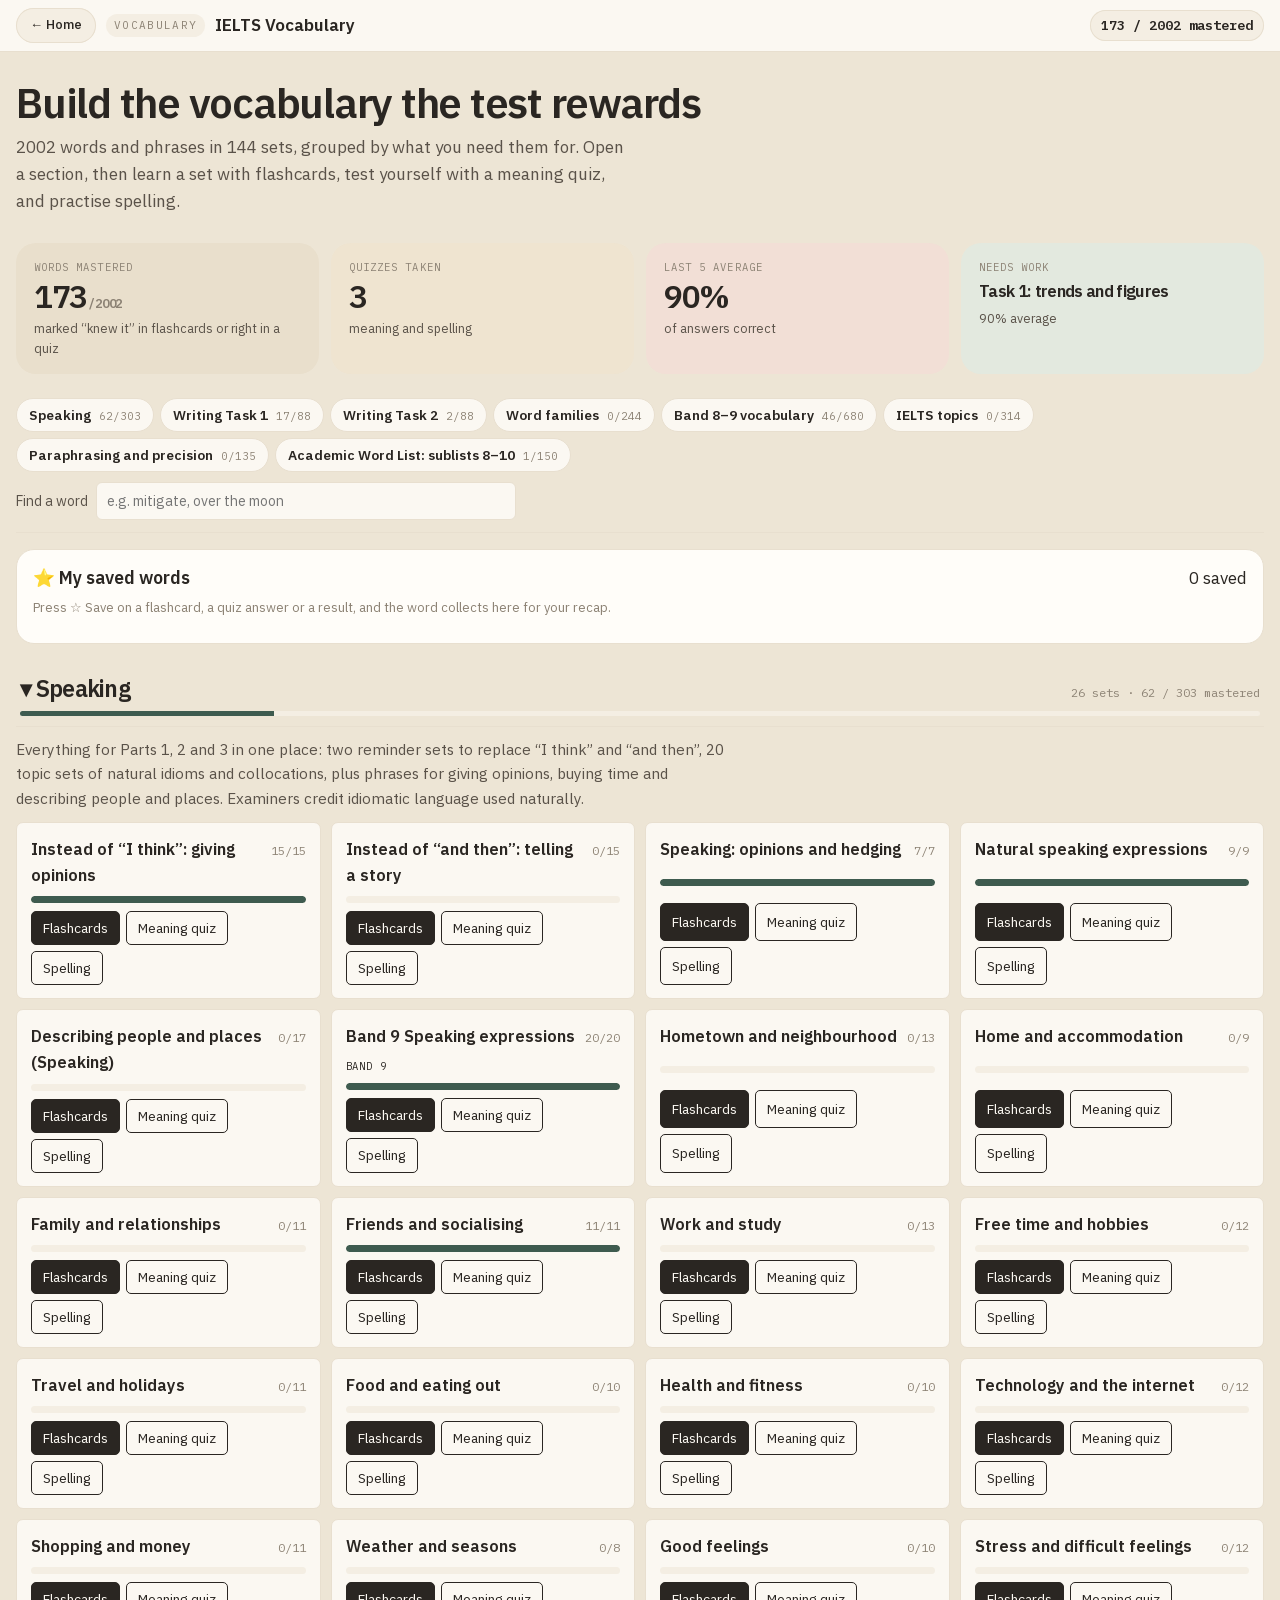
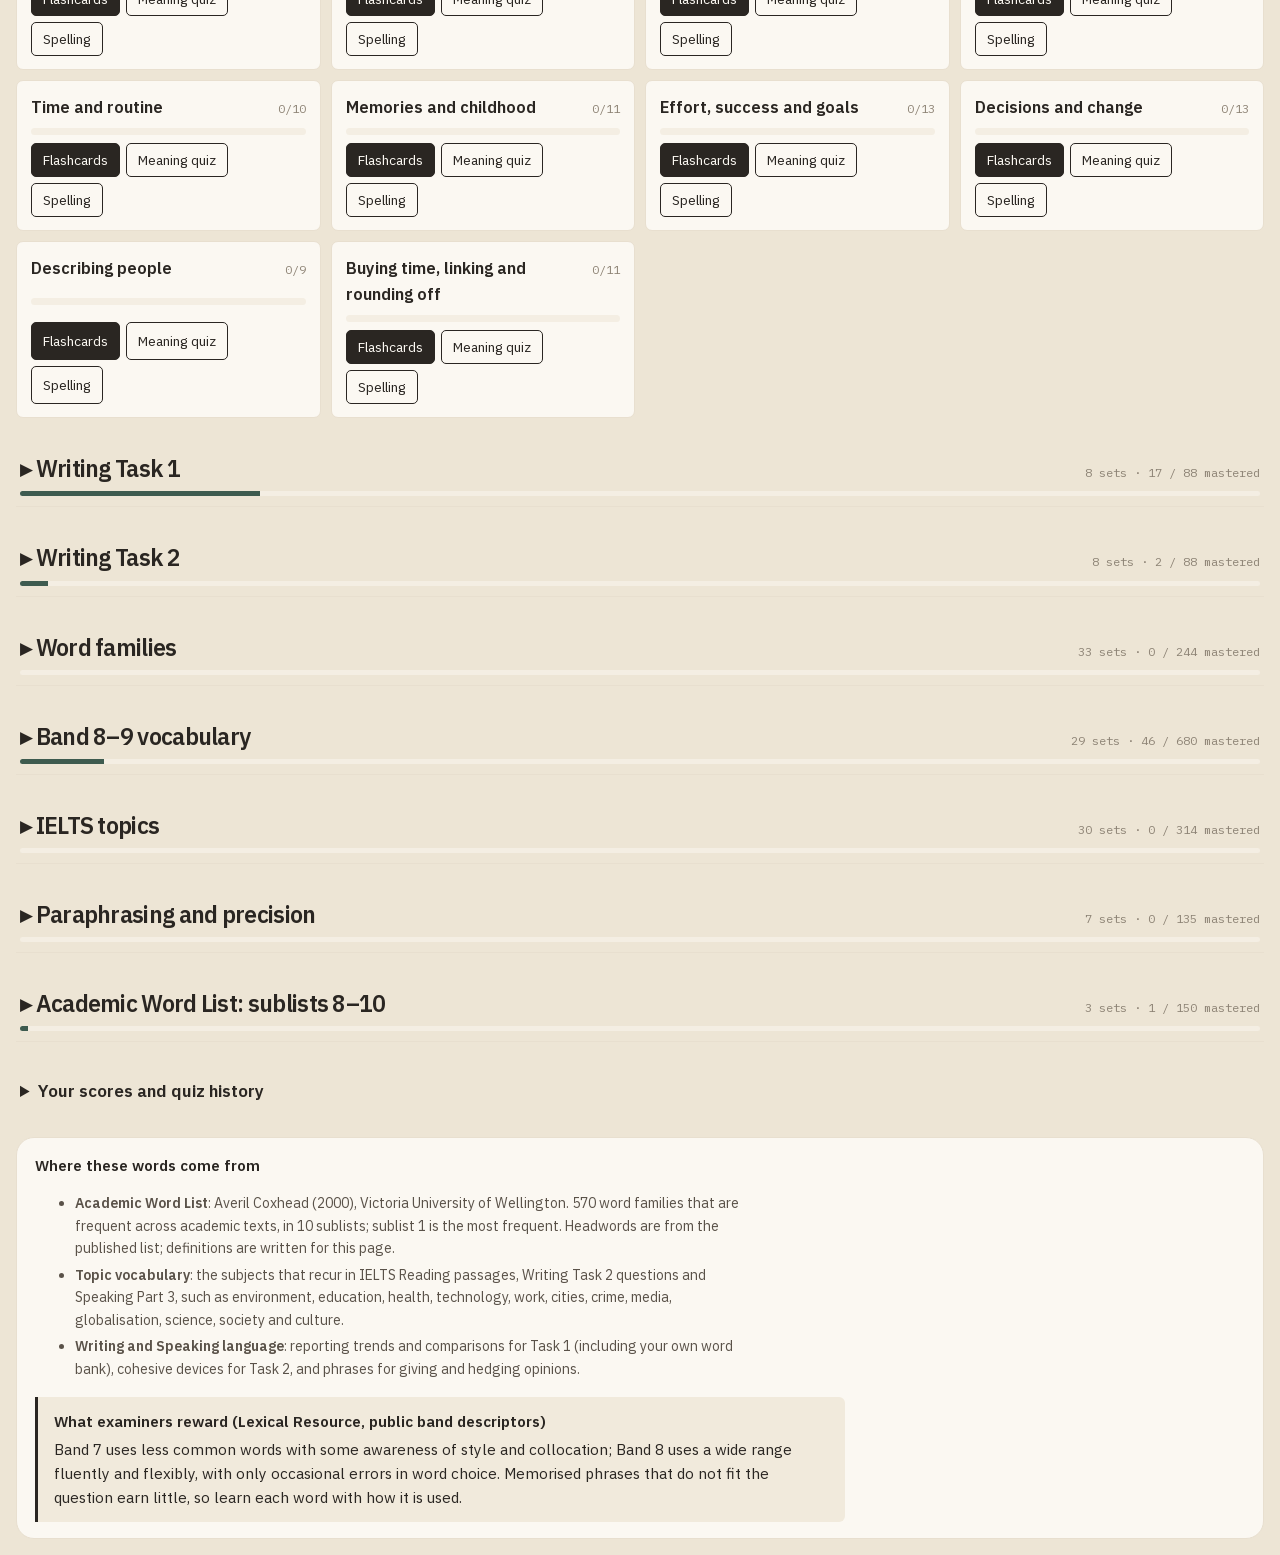
<file: vocab.html>
<!doctype html>
<meta charset="utf-8">
<title>IELTS Vocabulary</title>
<meta name="claude:viewport-fit-sides" content="cover">
<link rel="stylesheet" href="fonts/fonts.css">
<style>

/* Layout: the simulator's exam chrome on top, a single reading column of lecture notes below,
   results and transcript appended under the notes after submitting. Tokens match the simulator. */
:root{
  --ground:#F6F7F9; --surface:#FFFFFF; --surface-2:#EDF1F5; --surface-3:#E4EAF0;
  --ink:#16202B; --ink-2:#4E5D6C; --ink-3:#7B8896;
  --rule:#D7DEE6; --rule-strong:#B4C0CC;
  --accent:#1C4E6B; --accent-2:#2E7BA6; --accent-soft:#E2EDF4;
  --bad:#8E3B2B; --bad-soft:#F7E9E5;
  --gold:#8A6414; --gold-soft:#F7EFDB;
  --good:#2C6349; --good-soft:#E2F0E9;
  --chrome:#1B2733; --chrome-2:#243442; --chrome-ink:#E8EEF4; --chrome-ink-2:#9FB0C0;
  --mark:#FFF1B8;
  --shadow:0 1px 2px rgba(22,32,43,.06), 0 8px 24px -16px rgba(22,32,43,.24);
  --sans:"IBM Plex Sans",Arial,sans-serif; --mono:"IBM Plex Mono",ui-monospace,monospace; --serif:"Newsreader",Georgia,serif;
}
@media (prefers-color-scheme:dark){:root:not([data-theme="light"]){
  --ground:#0B1016; --surface:#141C24; --surface-2:#1A242D; --surface-3:#222D37;
  --ink:#E4ECF3; --ink-2:#A6B4C0; --ink-3:#7C8B98;
  --rule:#2A3742; --rule-strong:#3B4B58;
  --accent:#82BEDD; --accent-2:#A3D2E9; --accent-soft:#16303F;
  --bad:#E5A395; --bad-soft:#33201C;
  --gold:#D9B667; --gold-soft:#2E2612;
  --good:#84C6A2; --good-soft:#15291F;
  --chrome:#0E161E; --chrome-2:#18242F; --chrome-ink:#E8EEF4; --chrome-ink-2:#8D9EAE;
  --mark:#4A3F12;
  --shadow:0 1px 2px rgba(0,0,0,.5), 0 8px 24px -16px rgba(0,0,0,.9);
  color-scheme:dark;
}}
:root[data-theme="dark"]{
  --ground:#0B1016; --surface:#141C24; --surface-2:#1A242D; --surface-3:#222D37;
  --ink:#E4ECF3; --ink-2:#A6B4C0; --ink-3:#7C8B98;
  --rule:#2A3742; --rule-strong:#3B4B58;
  --accent:#82BEDD; --accent-2:#A3D2E9; --accent-soft:#16303F;
  --bad:#E5A395; --bad-soft:#33201C;
  --gold:#D9B667; --gold-soft:#2E2612;
  --good:#84C6A2; --good-soft:#15291F;
  --chrome:#0E161E; --chrome-2:#18242F; --chrome-ink:#E8EEF4; --chrome-ink-2:#8D9EAE;
  --mark:#4A3F12;
  --shadow:0 1px 2px rgba(0,0,0,.5), 0 8px 24px -16px rgba(0,0,0,.9);
  color-scheme:dark;
}
*{box-sizing:border-box}
body{margin:0;background:var(--ground);color:var(--ink);font-family:var(--sans);font-size:17px;line-height:1.6;-webkit-font-smoothing:antialiased}
body::before{content:"";position:fixed;inset:0 0 auto;height:env(safe-area-inset-top,0px);z-index:10;background:var(--chrome)}
button{font:inherit;cursor:pointer}
:focus-visible{outline:2px solid var(--accent-2);outline-offset:2px}
.wrap{max-width:1480px;margin:0 auto;padding-left:max(16px,env(safe-area-inset-left,0px));padding-right:max(16px,env(safe-area-inset-right,0px))}
.mono{font-family:var(--mono)}
.tab{font-variant-numeric:tabular-nums}

/* chrome */
.top{position:sticky;top:env(safe-area-inset-top,0px);z-index:5;background:var(--chrome);color:var(--chrome-ink);border-bottom:1px solid #000}
.top .wrap{display:flex;align-items:center;gap:12px;min-height:50px;padding-block:8px;flex-wrap:wrap}
.brand{display:flex;align-items:center;gap:10px;min-width:0;flex:1 1 auto}
.brand .tag{font-family:var(--mono);font-size:11px;letter-spacing:.12em;text-transform:uppercase;color:var(--chrome-ink-2);background:var(--chrome-2);padding:3px 8px;border-radius:3px;white-space:nowrap}
.brand b{font-weight:600;white-space:nowrap;overflow:hidden;text-overflow:ellipsis}
.cbtn{background:var(--chrome-2);color:var(--chrome-ink);border:1px solid #0006;border-radius:4px;padding:6px 12px;font-size:13px}
.cbtn:hover{background:#2E4051}
.cbtn[aria-pressed="true"]{background:var(--accent-2);color:#fff;border-color:transparent}
.clock{font-family:var(--mono);font-weight:600;font-size:13.5px;background:var(--chrome-2);padding:5px 11px;border-radius:4px;font-variant-numeric:tabular-nums;white-space:nowrap}

/* home */
.hero{padding-block:28px 6px}
.hero h1{font-family:var(--serif);font-weight:500;font-size:clamp(1.8rem,4vw,2.5rem);line-height:1.1;margin:0 0 8px;text-wrap:balance}
.hero p{margin:0;color:var(--ink-2);max-width:62ch}
.stats{display:grid;grid-template-columns:repeat(4,minmax(0,1fr));gap:1px;background:var(--rule);border:1px solid var(--rule);border-radius:6px;overflow:hidden;margin-block:22px 10px}
.stat{background:var(--surface);padding:12px 14px;min-width:0}
.stat .k{font-family:var(--mono);font-size:10.5px;letter-spacing:.1em;text-transform:uppercase;color:var(--ink-3)}
.stat .v{font-size:1.45rem;font-weight:600;font-variant-numeric:tabular-nums;line-height:1.3}
.stat .s{font-size:12.5px;color:var(--ink-2)}
@media (max-width:640px){.stats{grid-template-columns:repeat(2,minmax(0,1fr))}}
.bar{display:flex;gap:8px;flex-wrap:wrap;align-items:center;margin-block:18px 12px}
.chip{border:1px solid var(--rule-strong);background:var(--surface);color:var(--ink-2);border-radius:999px;padding:5px 13px;font-size:13px}
.chip[aria-pressed="true"]{background:var(--ink);color:var(--surface);border-color:var(--ink)}
.bar .sp{flex:1}
.pbtn{background:var(--accent);color:#fff;border:0;border-radius:5px;padding:8px 15px;font-weight:600;font-size:14px}
:root[data-theme="dark"] .pbtn{color:#0B1016}
@media (prefers-color-scheme:dark){:root:not([data-theme="light"]) .pbtn{color:#0B1016}}
.pbtn:hover{filter:brightness(1.08)}
.gbtn{background:var(--surface);color:var(--ink);border:1px solid var(--rule-strong);border-radius:5px;padding:7px 14px;font-size:14px}
.gbtn:hover{background:var(--surface-2)}
.grid{display:grid;grid-template-columns:repeat(auto-fill,minmax(230px,1fr));gap:10px;margin-bottom:28px}
.card{display:grid;grid-template-columns:auto minmax(0,1fr);gap:4px 12px;align-items:start;text-align:left;background:var(--surface);border:1px solid var(--rule);border-radius:6px;padding:12px 13px;color:var(--ink)}
.card:hover{border-color:var(--accent-2)}
.card .no{font-family:var(--mono);font-size:12px;color:var(--ink-3);padding-top:2px;grid-row:span 2}
.card .t{font-weight:600;font-size:14.5px;line-height:1.3}
.card .m{display:flex;gap:6px;align-items:center;flex-wrap:wrap;font-size:12px;color:var(--ink-3)}
.pill{font-family:var(--mono);font-size:11px;padding:1px 7px;border-radius:3px;background:var(--surface-2);color:var(--ink-2);font-variant-numeric:tabular-nums}
.pill.good{background:var(--good-soft);color:var(--good)}
.pill.mid{background:var(--gold-soft);color:var(--gold)}
.pill.low{background:var(--bad-soft);color:var(--bad)}
.panel{background:var(--surface);border:1px solid var(--rule);border-radius:6px;padding:16px 18px;margin-bottom:16px}
.panel h2{font-size:15px;margin:0 0 10px;font-weight:600}
.cols{display:grid;grid-template-columns:minmax(0,1fr) minmax(0,1fr);gap:16px}
@media (max-width:760px){.cols{grid-template-columns:minmax(0,1fr)}}
.errbars{display:grid;gap:7px}
.eb{display:grid;grid-template-columns:150px minmax(0,1fr) 34px;gap:10px;align-items:center;font-size:13px}
.eb .track{height:8px;background:var(--surface-2);border-radius:4px;overflow:hidden}
.eb .fill{height:100%;background:var(--bad);border-radius:4px}
.eb .n{font-family:var(--mono);font-size:12px;text-align:right;color:var(--ink-2)}
.words{display:flex;flex-wrap:wrap;gap:6px}
.words span{font-family:var(--mono);font-size:12.5px;background:var(--surface-2);border-radius:3px;padding:2px 7px}
.words span small{color:var(--ink-3);margin-left:5px}
.muted{color:var(--ink-3);font-size:13px}
.foot{padding-block:8px 36px;font-size:13px;color:var(--ink-3)}
.foot a{color:var(--accent)}

/* session */
.instr{background:var(--surface-2);border-bottom:1px solid var(--rule)}
.instr .wrap{padding-block:10px;display:flex;gap:10px 18px;align-items:center;flex-wrap:wrap}
.instr .rng{font-family:var(--mono);font-size:11px;letter-spacing:.1em;text-transform:uppercase;color:var(--accent);font-weight:600}
.instr p{margin:0;font-size:13.5px;color:var(--ink-2)}
.player{display:flex;align-items:center;gap:10px;flex-wrap:wrap;background:var(--surface);border:1px solid var(--rule);border-radius:6px;padding:10px 12px;margin-top:16px}
.phase{font-family:var(--mono);font-size:11px;letter-spacing:.1em;text-transform:uppercase;padding:3px 8px;border-radius:3px;background:var(--surface-2);color:var(--ink-2);white-space:nowrap}
.phase.live{background:var(--bad-soft);color:var(--bad)}
.phase.prev{background:var(--gold-soft);color:var(--gold)}
.prog{flex:1 1 160px;height:6px;background:var(--surface-2);border-radius:3px;position:relative;min-width:120px}
.prog i{position:absolute;inset:0 auto 0 0;background:var(--accent-2);border-radius:3px}
.prog.seek{cursor:pointer}
.ptime{font-family:var(--mono);font-size:12.5px;color:var(--ink-2);font-variant-numeric:tabular-nums;white-space:nowrap}
select.sel{font:inherit;font-size:13px;padding:5px 6px;border-radius:4px;border:1px solid var(--rule-strong);background:var(--surface);color:var(--ink)}
.sheet{background:var(--surface);border:1px solid var(--rule-strong);border-radius:6px;padding:22px 26px 26px;margin-block:14px 18px;box-shadow:var(--shadow)}
@media (max-width:600px){.sheet{padding:16px 14px 20px}}
.sheet h3{font-family:var(--serif);font-weight:500;font-size:1.45rem;margin:0 0 6px;text-align:center}
.sheet h4{font-size:14.5px;font-weight:600;margin:18px 0 6px;color:var(--ink)}
.sheet ul{margin:0;padding-left:20px;display:grid;gap:9px}
.sheet li{line-height:2.1;font-size:1.06rem}
.sheet h3{font-size:1.7rem!important}.sheet h4{font-size:1.05rem!important}
.gapq input{font-size:16.5px!important;width:11em!important}
.tx p{font-size:1.02rem}
.grid{grid-template-columns:repeat(auto-fill,minmax(260px,1fr))!important}
.gapq{display:inline-flex;align-items:center;gap:0;vertical-align:baseline;white-space:nowrap}
.gapq .qn{font-family:var(--mono);font-size:11.5px;font-weight:600;background:var(--ink);color:var(--surface);border-radius:3px 0 0 3px;padding:2px 6px;line-height:1.5}
.gapq input{font:inherit;font-size:15px;width:9.5em;max-width:46vw;padding:1px 7px;border:1px solid var(--rule-strong);border-left:0;border-radius:0 3px 3px 0;background:var(--surface);color:var(--ink);line-height:1.5}
.gapq input:focus{outline:2px solid var(--accent-2);outline-offset:0;border-color:var(--accent-2)}
.gapq input.ok{background:var(--good-soft);border-color:var(--good)}
.gapq input.no{background:var(--bad-soft);border-color:var(--bad)}
.gapq input[readonly]{cursor:default}
.actions{display:flex;gap:10px;flex-wrap:wrap;align-items:center;margin-bottom:22px}
.score{display:flex;align-items:baseline;gap:14px;flex-wrap:wrap;margin-bottom:6px}
.score .big{font-family:var(--serif);font-size:3rem;line-height:1;font-weight:500;font-variant-numeric:tabular-nums}
.score .of{color:var(--ink-3);font-size:1.2rem}
table.res{width:100%;border-collapse:collapse;font-size:14px}
.tscroll{overflow-x:auto}
table.res th{font-family:var(--mono);font-size:10.5px;letter-spacing:.08em;text-transform:uppercase;color:var(--ink-3);text-align:left;font-weight:500;padding:6px 8px;border-bottom:1px solid var(--rule)}
table.res td{padding:7px 8px;border-bottom:1px solid var(--rule);vertical-align:top}
table.res tr.jump{cursor:pointer}
table.res tr.jump:hover td{background:var(--surface-2)}
.v-ok{color:var(--good);font-weight:600}
.v-no{color:var(--bad);font-weight:600}
.why{font-size:12.5px;color:var(--ink-2)}
.tx p{margin:0 0 12px;max-width:72ch;cursor:pointer;border-radius:4px;padding:2px 6px;margin-left:-6px}
.tx p:hover{background:var(--surface-2)}
.tx p.now{background:var(--accent-soft)}
.tx mark{background:var(--mark);color:inherit;padding:0 2px;border-radius:2px}
.tx mark b{font-family:var(--mono);font-size:10.5px;font-weight:600;color:var(--accent);margin-right:3px;vertical-align:1px}
.tx mark.miss{box-shadow:inset 0 -2px 0 var(--bad)}
.toast{position:fixed;left:50%;transform:translateX(-50%);bottom:calc(18px + env(safe-area-inset-bottom,0px));background:var(--ink);color:var(--surface);padding:9px 16px;border-radius:5px;font-size:13.5px;z-index:20}
.confirm{display:flex;gap:10px;align-items:center;flex-wrap:wrap;background:var(--gold-soft);border:1px solid var(--rule);color:var(--ink);padding:10px 12px;border-radius:5px;font-size:14px}

/* attempts history */
.hist{list-style:none;margin:0;padding:0;border:1px solid var(--rule);border-radius:7px;overflow:hidden;background:var(--surface)}
.hday{padding:7px 16px;background:var(--surface-2);font-family:var(--mono);font-size:10.5px;letter-spacing:.09em;text-transform:uppercase;color:var(--ink-3);border-top:1px solid var(--rule)}
.hday:first-child{border-top:0}
.hrow{display:grid;grid-template-columns:44px minmax(0,1fr) 70px 54px auto;gap:12px;align-items:center;padding:10px 16px;border-top:1px solid var(--rule)}
.hrow:hover{background:var(--surface-2)}
.hno{font-family:var(--mono);font-size:12px;color:var(--ink-3)}
.ht{display:flex;flex-wrap:wrap;gap:2px 8px;align-items:baseline;min-width:0}.ht b{font-weight:600}.ht small{color:var(--ink-3);font-family:var(--mono);font-size:.74rem}
.hsc{font-family:var(--mono);font-size:.9rem;text-align:right}
.hband{font-family:var(--mono);font-weight:700;text-align:center;border-radius:6px;padding:4px 0;color:var(--ink-3);background:var(--surface-2)}
.hband.b8{background:var(--good-soft);color:var(--good)}.hband.b7{background:var(--accent-soft);color:var(--accent)}.hband.b6{background:var(--gold-soft);color:var(--gold)}.hband.b5{background:var(--bad-soft);color:var(--bad)}
.hact{display:flex;gap:6px;align-items:center;justify-content:flex-end;flex-wrap:wrap}
.hgo{font:inherit;font-size:.82rem;border:1px solid var(--accent);background:transparent;color:var(--accent);border-radius:5px;padding:5px 12px;cursor:pointer}
.hgo:hover{background:var(--accent);color:var(--surface)}
.hgo.hyes{border-color:var(--bad);color:var(--bad)}.hgo.hyes:hover{background:var(--bad);color:var(--surface)}
.hconf{font-size:.82rem;color:var(--ink-2)}
.hdel{display:grid;place-items:center;border:1px solid transparent;background:none;color:var(--ink-3);border-radius:5px;padding:5px;cursor:pointer}
.hdel:hover{color:var(--bad);border-color:var(--bad)}
@media (max-width:680px){.hrow{grid-template-columns:40px minmax(0,1fr) 54px}.hsc{display:none}.hact{grid-column:1/-1;justify-content:flex-start}}
/* trends + corrections */
.trends{display:grid;grid-template-columns:repeat(auto-fit,minmax(260px,1fr));gap:14px}
.trend{margin:0}.trend svg{width:100%;height:auto;display:block}
.trend figcaption{font-family:var(--mono);font-size:10.5px;letter-spacing:.1em;text-transform:uppercase;color:var(--ink-3);margin-bottom:4px}
.trend figcaption span{text-transform:none;letter-spacing:0}
.bandchip{display:inline-flex;align-items:baseline;gap:6px;background:var(--accent-soft);color:var(--accent);border-radius:5px;padding:4px 10px;font-weight:600}
.bandchip small{font-weight:400;color:var(--ink-2)}
.fix{font-size:13px;color:var(--ink-2);margin-top:4px;line-height:1.45}
.fix q{quotes:none;font-style:italic;color:var(--ink)}
.fix q mark{background:var(--mark);color:inherit;font-style:normal;font-weight:600;padding:0 2px;border-radius:2px}
.fix .tip{display:block;margin-top:3px;color:var(--ink-3)}
@media (prefers-reduced-motion:reduce){*{transition:none!important;animation:none!important}}

/* Vocabulary: set list on the home screen, one card at a time when learning. */
.groups{display:grid;gap:22px;margin:8px 0 26px}
.group h2{font-family:var(--serif);font-weight:500;font-size:1.45rem;margin:0 0 4px}
.group .gsub{color:var(--ink-2);margin:0 0 12px;font-size:.95rem;max-width:80ch}
.sets{display:grid;grid-template-columns:repeat(auto-fill,minmax(270px,1fr));gap:10px}
.set{background:var(--surface);border:1px solid var(--rule);border-radius:7px;padding:13px 14px;display:grid;gap:8px}
.set .sh{display:flex;justify-content:space-between;gap:8px;align-items:baseline}
.set .sh b{font-size:1.02rem}
.set .sh span{font-family:var(--mono);font-size:12px;color:var(--ink-3);white-space:nowrap}
.set .lvl{font-family:var(--mono);font-size:10.5px;letter-spacing:.08em;text-transform:uppercase;color:var(--accent)}
.mbar{height:7px;background:var(--surface-2);border-radius:4px;overflow:hidden}
.mbar i{display:block;height:100%;background:var(--good);border-radius:4px}
.set .btns{display:flex;gap:6px;flex-wrap:wrap}
.set .btns button{font:inherit;font-size:.86rem;border:1px solid var(--accent);background:transparent;color:var(--accent);border-radius:5px;padding:5px 11px;cursor:pointer}
.set .btns button:first-child{background:var(--accent);color:var(--surface)}
.set .btns button:hover{filter:brightness(1.08)}
.flash{max-width:760px;margin:22px auto;background:var(--surface);border:1px solid var(--rule-strong);border-radius:10px;padding:34px 30px;box-shadow:var(--shadow);text-align:center}
.flash .w{font-family:var(--serif);font-size:clamp(2rem,5vw,3rem);font-weight:500;margin:0}
.flash .pos{font-family:var(--mono);font-size:12px;color:var(--ink-3);letter-spacing:.08em;text-transform:uppercase;margin:6px 0 0}
.flash .def{font-size:1.25rem;margin:22px 0 0;color:var(--ink)}
.flash .ex{margin:16px auto 0;max-width:60ch;text-align:left;font-family:var(--serif);font-size:1.06rem;color:var(--ink-2)}
.flash .ex li{margin:0 0 6px}
.flash .ctl{display:flex;gap:10px;justify-content:center;flex-wrap:wrap;margin-top:26px}
.flash .ctl button{font:inherit;font-size:1rem;border-radius:6px;padding:10px 20px;cursor:pointer;border:1px solid var(--accent);background:transparent;color:var(--accent)}
.flash .ctl button.p{background:var(--accent);color:var(--surface)}
.flash .ctl button.g{border-color:var(--good);color:var(--good)}
.flash .ctl button.b{border-color:var(--bad);color:var(--bad)}
.prog2{max-width:760px;margin:16px auto 0;display:flex;align-items:center;gap:10px;font-family:var(--mono);font-size:12px;color:var(--ink-3)}
.prog2 .mbar{flex:1}
.q{max-width:820px;margin:20px auto;background:var(--surface);border:1px solid var(--rule-strong);border-radius:10px;padding:26px 28px;box-shadow:var(--shadow)}
.q .qh{font-family:var(--mono);font-size:11px;letter-spacing:.1em;text-transform:uppercase;color:var(--ink-3);margin:0 0 8px}
.q .prompt{font-size:1.3rem;margin:0 0 18px}
.q .prompt b{font-family:var(--serif);font-size:1.6rem;font-weight:500}
.opts{display:grid;gap:8px}
.opts button{font:inherit;font-size:1.04rem;text-align:left;border:1px solid var(--rule-strong);background:var(--surface);color:var(--ink);border-radius:6px;padding:11px 14px;cursor:pointer}
.opts button:hover{border-color:var(--accent-2)}
.opts button.ok{background:var(--good-soft);border-color:var(--good);color:var(--good);font-weight:600}
.opts button.no{background:var(--bad-soft);border-color:var(--bad);color:var(--bad)}
.spell input{font:inherit;font-size:1.3rem;width:100%;padding:10px 14px;border:1px solid var(--rule-strong);border-radius:6px;background:var(--surface);color:var(--ink);font-family:var(--serif)}
.spell input.ok{border-color:var(--good);background:var(--good-soft)}.spell input.no{border-color:var(--bad);background:var(--bad-soft)}
.fb{margin:14px 0 0;font-size:1rem}
.fb .right{color:var(--good);font-weight:600}.fb .wrong{color:var(--bad);font-weight:600}
.reslist{list-style:none;margin:0;padding:0;display:grid;gap:6px}
.reslist li{display:grid;grid-template-columns:24px minmax(0,1fr);gap:8px;border-bottom:1px solid var(--rule);padding:7px 0}
.reslist .y{color:var(--good);font-weight:700}.reslist .n{color:var(--bad);font-weight:700}
.reslist small{display:block;color:var(--ink-2)}
.srcs{font-size:.88rem;color:var(--ink-2);max-width:90ch}
.srcs li{margin:0 0 4px}
.lexd{border-left:3px solid var(--accent);background:var(--accent-soft);border-radius:0 6px 6px 0;padding:12px 16px;margin:16px 0 0;font-size:.95rem;max-width:90ch}
.lexd b{display:block;margin-bottom:4px}
.vnav{position:sticky;top:0;z-index:5;background:var(--ground,var(--surface));padding:10px 0 12px;margin:14px 0 8px;border-bottom:1px solid var(--rule)}.vchips{display:flex;flex-wrap:wrap;gap:6px}.vchip{font:inherit;font-size:.86rem;display:flex;gap:8px;align-items:baseline;border:1px solid var(--rule);background:var(--surface);color:var(--ink);border-radius:999px;padding:5px 12px;cursor:pointer}.vchip:hover{border-color:var(--accent)}.vchip b{font-weight:600}.vchip span{font-family:var(--mono);font-size:11px;color:var(--ink-3)}.vsearch{display:flex;gap:8px;align-items:center;margin-top:10px;font-size:.88rem;color:var(--ink-2)}.vsearch input{font:inherit;flex:1;max-width:420px;border:1px solid var(--rule);border-radius:6px;padding:7px 10px;background:var(--surface);color:var(--ink)}.vhit{margin:6px 0 0;font-size:.86rem;color:var(--ink-2)}.group details>summary{cursor:pointer;list-style:none;display:grid;grid-template-columns:1fr auto;gap:4px 14px;align-items:baseline;padding:10px 4px;border-bottom:1px solid var(--rule)}.group details>summary::-webkit-details-marker{display:none}.group details>summary h2::before{content:'\25B8  ';color:var(--accent)}.group details[open]>summary h2::before{content:'\25BE  '}.group details>summary h2{margin:0}.gprog{font-family:var(--mono);font-size:12px;color:var(--ink-3);white-space:nowrap}.gbar{grid-column:1/-1;height:5px;background:var(--surface-2);border-radius:3px;overflow:hidden}.gbar i{display:block;height:100%;background:var(--good)}.group details[open]>.gsub{margin-top:10px}.vhist{margin:0 0 22px}.vhist>summary{cursor:pointer;font-weight:600;padding:10px 4px;color:var(--accent)}.svb{font:inherit;font-size:.82rem;font-weight:600;border:1px solid var(--gold,#8A6414);background:transparent;color:var(--gold,#8A6414);border-radius:14px;padding:3px 11px;cursor:pointer;white-space:nowrap}.svb.on{background:var(--gold,#8A6414);color:var(--surface,#fff)}.svrow{display:flex;justify-content:flex-end}.reslist li .svb{margin-left:auto;align-self:center}.svcard{border:1.5px solid var(--gold,#8A6414);border-radius:8px;padding:14px 16px;margin:16px 0;background:var(--gold-soft,#F7EFDB)}.svcard .sh{display:flex;justify-content:space-between;align-items:baseline;gap:10px}.svcard .sh b{font-size:1.1rem}.svcard p{margin:6px 0 10px}/*DSKIN-START*/
@media (prefers-color-scheme: light){:root:not([data-theme="dark"]){
  --ground:#EDE5D5;--surface:#FBF8F2;--surface-2:#F4EEE3;--surface-3:#EBE3D4;--ink:#2A2622;--ink-2:#5A5249;--ink-3:#8C8274;
  --rule:#E8DFCF;--rule-strong:#D8CCB6;--accent:#2A2622;--accent-2:#463F38;--accent-soft:#F1EADC;
  --good:#3E5B4F;--good-soft:#E3E9DF;--gold:#9A7440;--gold-soft:#EFE4D0;--bad:#B4573C;--bad-soft:#F2DFD6;
  --chrome:#FBF8F2;--chrome-2:#F4EEE3;--chrome-ink:#2A2622;--chrome-ink-2:#8C8274;--mark:#F3E3C4;
  --shadow:0 1px 2px rgba(60,50,20,.05),0 12px 30px -18px rgba(60,50,20,.25)}
.top{color:var(--ink);border-bottom:1px solid var(--rule)}
.cbtn{background:var(--surface-2);color:var(--ink);border:0;box-shadow:inset 0 0 0 1px var(--rule);border-radius:999px;padding:7px 14px;font-weight:500}
.cbtn:hover{background:var(--surface-3)}
.cbtn[aria-pressed="true"]{background:var(--ink);color:#fff;box-shadow:none}
.brand .tag{background:var(--surface-2);color:var(--ink-3);border-radius:999px}
.clock{background:var(--surface-2);color:var(--ink);border-radius:999px;box-shadow:inset 0 0 0 1px var(--rule)}
.hero h1,.passage h3,.sheet h3,section.group summary h2,.groups summary h2{font-family:var(--sans)!important;font-weight:600!important;letter-spacing:-.03em}
.hero h1{font-size:clamp(1.9rem,3.6vw,2.6rem)}
.stats{background:transparent;border:0;gap:12px;border-radius:0;overflow:visible}
.stat{border:1px solid var(--rule);border-radius:18px;padding:16px 18px}
.stat .v{font-size:2rem;letter-spacing:-.04em}
.panel,.qs,.passage,.sheet,.player,.svcard{border-radius:18px!important;border:1px solid var(--rule)!important;box-shadow:none!important}
.svcard{background:#fff!important}
.card{border-radius:16px;border:1px solid var(--rule)}
.card:hover{border-color:var(--rule-strong);box-shadow:var(--shadow)}
.chip,.vchip{border-radius:999px;border-color:var(--rule)}
.chip[aria-pressed="true"]{background:var(--ink);border-color:var(--ink);color:#fff}
.pbtn{background:var(--ink);color:#fff;border-radius:999px;padding:9px 18px}
.gbtn{border-radius:999px;border-color:var(--rule-strong)}
.pill{border-radius:999px}
.top{background:var(--surface)}
.stat{border:0;border-radius:20px}
.stats .stat:nth-child(4n+1){background:#E9DFCC}.stats .stat:nth-child(4n+2){background:#EFE4D0}
.stats .stat:nth-child(4n+3){background:#F2DFD6}.stats .stat:nth-child(4n+4){background:#E3E9DF}
.svcard{background:#FFFDF9!important}
.instr{background:var(--surface)}
}
/*DSKIN-END*/
</style>

<div id="app"></div>
<script src="progress.js?v=f95c5e69"></script>
<script>(function(){var S=window.IELTS_SYNC;if(!S)return;function g(k,d){try{return JSON.parse(localStorage.getItem(k))||d}catch(e){return d}}function p(k,v){try{localStorage.setItem(k,JSON.stringify(v))}catch(e){}}function mk(a,b){for(var x in b||{})if((b[x]||0)>(a[x]||0))a[x]=b[x];return a}function ms(a,b){for(var x in b||{})if(!(x in a)||Math.abs(b[x])>Math.abs(a[x]))a[x]=b[x];return a}function mh(a,b,del){var seen={};a.forEach(function(h){if(h&&h.id)seen[h.id]=1});(b||[]).forEach(function(h){if(h&&h.id&&!seen[h.id]&&del.indexOf(h.id)<0){seen[h.id]=1;a.push(h)}});return a}var applied=g("sync.applied","");if(applied===S.at+"|"+(S.hist||[]).length+"|"+JSON.stringify(S.study||{}).length)return;p("vc.known",mk(g("vc.known",{}),S.known));p("vc.saved",ms(g("vc.saved",{}),S.saved));p("vc.hist",mh(g("vc.hist",[]),S.hist,g("vc.hist.deleted",[])));var st=g("st.state",{});st.known=mk(st.known||{},(S.study||{}).known);st.saved=ms(st.saved||{},(S.study||{}).saved);st.hist=mh(st.hist||[],(S.study||{}).hist,[]);st.hist.sort(function(x,y){return (x.at||0)-(y.at||0)});p("st.state",st);p("sync.applied",S.at+"|"+(S.hist||[]).length+"|"+JSON.stringify(S.study||{}).length)})();</script>


<script>
var GROUPS = [{"name": "Speaking", "sub": "Everything for Parts 1, 2 and 3 in one place: two reminder sets to replace “I think” and “and then”, 20 topic sets of natural idioms and collocations, plus phrases for giving opinions, buying time and describing people and places. Examiners credit idiomatic language used naturally.", "sets": [{"id": "spk21", "name": "Instead of “I think”: giving opinions", "words": [["I'm convinced that", "phr", "very sure: I strongly believe that…"], ["there's no doubt in my mind that", "phr", "very sure: I am completely certain that…"], ["I'd strongly argue that", "phr", "very sure (Part 3): I firmly hold the view that…"], ["I'd say", "phr", "normal opinion: my view is that… (the most natural swap)"], ["as I see it", "phr", "normal opinion: in my view…"], ["to my mind", "phr", "normal opinion: in my opinion…"], ["the way I see it", "phr", "normal opinion: from my point of view…"], ["if you ask me", "phr", "normal opinion, casual: my honest view is…"], ["personally", "adv", "normal opinion: speaking for myself… (put it first in the sentence)"], ["I reckon", "phr", "normal opinion, relaxed Part 1 style: I think / I guess"], ["I suppose", "phr", "not so sure: I think so, but without strong feeling"], ["I'd imagine", "phr", "not so sure: I guess this is true, though I don't know for certain"], ["it seems to me that", "phr", "not so sure: my impression is that…"], ["I'm not entirely sure, but", "phr", "not so sure: honest hedge before a tentative answer"], ["it largely depends on", "phr", "Part 3: the answer changes according to… (then give both cases)"]]}, {"id": "spk22", "name": "Instead of “and then”: telling a story", "words": [["after that", "phr", "next step: following this…"], ["soon after", "phr", "next step: a short time later…"], ["later on", "phr", "next step: at a later point…"], ["the next thing I knew", "phr", "next step, sudden: very quickly and unexpectedly…"], ["once I'd (done something)", "phr", "after finishing one thing: e.g. Once I'd booked the tickets, …"], ["as soon as", "phr", "immediately after: e.g. As soon as we arrived, …"], ["by the time", "phr", "something already done before: e.g. By the time we got there, it had closed"], ["…, which meant that", "phr", "result: e.g. It rained, which meant that we stayed in"], ["…, which led to", "phr", "result: e.g. a delay, which led to a missed flight"], ["…, so in the end", "phr", "result and ending: e.g. it was full, so in the end we went home"], ["before I knew it", "phr", "surprise: it happened very quickly, without me noticing"], ["it wasn't long before", "phr", "surprise: very soon, something happened"], ["out of nowhere", "phr", "surprise: suddenly and unexpectedly"], ["eventually", "adv", "ending: after a long time or a lot of effort"], ["we'd just (done) when", "phr", "drop “and then”: one action interrupted by another, e.g. We'd just got to the beach when it poured"]]}, {"name": "Speaking: opinions and hedging", "words": [["from my perspective", "phr", "in my opinion"], ["I'd be inclined to say", "phr", "I tend to think"], ["as far as I'm concerned", "phr", "in my opinion"], ["I'm in two minds about", "phr", "I cannot decide about"], ["off the top of my head", "phr", "without careful thought"], ["broadly speaking", "phr", "in general"], ["it's not something I've given much thought to", "phr", "honest way to start an unfamiliar topic"]], "id": "fun4"}, {"name": "Natural speaking expressions", "words": [["it's a bit of a double-edged sword", "phr", "it has both advantages and disadvantages"], ["off the beaten track", "phr", "away from popular places"], ["on the go", "phr", "busy and active"], ["a far cry from", "phr", "very different from"], ["it goes without saying", "phr", "it is obvious"], ["that's food for thought", "phr", "that's worth thinking about"], ["once in a blue moon", "phr", "very rarely"], ["make ends meet", "phr", "have just enough money"], ["under the weather", "phr", "slightly ill"]], "id": "skl7"}, {"name": "Describing people and places (Speaking)", "words": [["down-to-earth", "adj", "practical and sensible"], ["conscientious", "adj", "careful and hard-working"], ["charismatic", "adj", "attractive and inspiring to others"], ["level-headed", "adj", "calm and sensible"], ["picturesque", "adj", "visually attractive"], ["bustling", "adj", "full of busy activity"], ["tranquil", "adj", "calm and peaceful"], ["vibrant", "adj", "full of energy and life"], ["quaint", "adj", "attractively old-fashioned"], ["run-down", "adj", "in poor condition"], ["breathtaking", "adj", "extremely beautiful"], ["secluded", "adj", "quiet and away from people"], ["cosmopolitan", "adj", "with people from many cultures"], ["off the beaten track", "phr", "away from tourist areas"], ["nostalgic", "adj", "making you remember the past fondly"], ["thought-provoking", "adj", "making people think"], ["overrated", "adj", "not as good as people say"]], "id": "skl11"}, {"id": "b89_28", "name": "Band 9 Speaking expressions", "level": "Band 9", "words": [["for what it's worth", "phr", "offering an opinion modestly"], ["I'd be lying if I said", "phr", "honestly admitting something"], ["I'd go as far as to say", "phr", "introducing a strong claim"], ["it's not as clear-cut as", "phr", "it is more complicated than"], ["there's a lot to be said for", "phr", "there are many advantages to"], ["it's debatable whether", "phr", "it is not certain whether"], ["I can see where they're coming from", "phr", "I understand their point of view"], ["it boils down to", "phr", "the main point is"], ["in a nutshell", "phr", "in very few words"], ["the bottom line is", "phr", "the most important fact is"], ["it's a fine line between", "phr", "it is hard to separate two things"], ["it cuts both ways", "phr", "it has effects on both sides"], ["to play devil's advocate", "phr", "to argue the opposite view to test an idea"], ["it's swings and roundabouts", "phr", "the gains and losses balance out"], ["that's a whole other can of worms", "phr", "that raises a new, complicated problem"], ["it's food for thought", "phr", "it is worth thinking about"], ["it struck me that", "phr", "I suddenly realised that"], ["it dawned on me that", "phr", "I gradually realised that"], ["I'm of the opinion that", "phr", "my view is that"], ["it's hard to overstate", "phr", "it is extremely important or large"]]}, {"id": "spk1", "name": "Hometown and neighbourhood", "words": [["a stone's throw from", "phr", "very close to"], ["a hidden gem", "phr", "an excellent place that few people know about"], ["in the middle of nowhere", "phr", "very far from towns and people"], ["a close-knit community", "phr", "a group of people who know and support each other"], ["up-and-coming", "adj", "becoming popular or successful"], ["to have a buzz about it", "phr", "to feel exciting and full of activity"], ["the hustle and bustle", "phr", "the noise and busy activity of a city"], ["a concrete jungle", "phr", "a city with too many buildings and little nature"], ["it's grown on me", "phr", "I have come to like it over time"], ["has a lot going for it", "phr", "has many good qualities"], ["to be spoilt for choice", "phr", "to have many good options"], ["has undergone a transformation", "phr", "has changed completely"], ["a sense of belonging", "phr", "the feeling that you are part of a place or group"]]}, {"id": "spk2", "name": "Home and accommodation", "words": [["a home from home", "phr", "a place where you feel as comfortable as at home"], ["homely", "adj", "comfortable and welcoming, like home"], ["poky", "adj", "small and uncomfortable (of a room)"], ["a home with character", "phr", "a home with interesting, unusual features"], ["to put down roots", "phr", "to settle and make a place your permanent home"], ["to get on the property ladder", "phr", "to buy your first home"], ["the rent is sky-high", "phr", "the rent is extremely expensive"], ["a fixer-upper", "n", "a house that needs a lot of repairs"], ["clutter", "n", "an untidy mass of things"]]}, {"id": "spk3", "name": "Family and relationships", "words": [["to take after", "v", "to look or behave like an older relative"], ["to get on like a house on fire", "phr", "to like each other and become friends very quickly"], ["to see eye to eye", "phr", "to agree"], ["to be on the same wavelength", "phr", "to think in a similar way"], ["the apple of someone's eye", "phr", "the person someone loves most"], ["a tight-knit family", "phr", "a family whose members are very close"], ["to patch things up", "phr", "to make friends again after an argument"], ["blood is thicker than water", "phr", "family loyalty is stronger than other ties"], ["the black sheep of the family", "phr", "the member who is different or disapproved of"], ["to run in the family", "phr", "to be common to several family members"], ["to follow in someone's footsteps", "phr", "to do the same as a parent did before you"]]}, {"id": "spk4", "name": "Friends and socialising", "words": [["to hit it off", "phr", "to like each other immediately"], ["a fair-weather friend", "phr", "someone who is a friend only in good times"], ["to drift apart", "v", "to slowly become less close"], ["to break the ice", "phr", "to make people feel relaxed when they first meet"], ["the life and soul of the party", "phr", "the most lively, fun person at a social event"], ["to go back a long way", "phr", "to have known each other for many years"], ["through thick and thin", "phr", "in good times and bad times"], ["to have someone's back", "phr", "to support and protect someone"], ["a social butterfly", "phr", "someone who enjoys meeting many people"], ["to keep myself to myself", "phr", "to be private and not socialise much"], ["like-minded", "adj", "having similar opinions and interests"]]}, {"id": "spk5", "name": "Work and study", "words": [["to be snowed under", "phr", "to have too much work"], ["to burn the midnight oil", "phr", "to study or work late at night"], ["to learn the ropes", "phr", "to learn how to do a new job"], ["a steep learning curve", "phr", "a lot to learn in a short time"], ["to pull my weight", "phr", "to do my fair share of the work"], ["to climb the career ladder", "phr", "to get promoted step by step"], ["to work flat out", "phr", "to work as hard as possible"], ["to cut corners", "phr", "to do something badly to save time or money"], ["hands-on experience", "phr", "practical experience of doing something"], ["to keep my head above water", "phr", "to just manage to cope"], ["to hit the books", "phr", "to start studying hard"], ["to sail through", "v", "to pass easily"], ["to call it a day", "phr", "to stop working for the day"]]}, {"id": "spk6", "name": "Free time and hobbies", "words": [["to unwind", "v", "to relax after work or stress"], ["to recharge my batteries", "phr", "to rest and get my energy back"], ["to get hooked on", "v", "to become very keen on something, almost addicted"], ["a couch potato", "phr", "someone who watches a lot of TV and doesn't exercise"], ["my cup of tea", "phr", "something I like (often: not my cup of tea)"], ["to let off steam", "phr", "to release energy or strong feelings"], ["to while away the hours", "phr", "to spend time pleasantly doing little"], ["a creature of habit", "phr", "someone who likes doing the same things"], ["to lose track of time", "phr", "to forget how much time has passed"], ["to get carried away", "phr", "to become so excited that you do too much"], ["to dabble in", "v", "to try an activity without being serious about it"], ["a hidden talent", "phr", "a skill other people don't know you have"]]}, {"id": "spk7", "name": "Travel and holidays", "words": [["to have itchy feet", "phr", "to want to travel or move"], ["to get away from it all", "phr", "to escape from daily life on holiday"], ["a breathtaking view", "phr", "an extremely beautiful view"], ["off-season", "adj", "the quiet time of year with fewer tourists"], ["a tourist trap", "phr", "an overpriced place full of tourists"], ["to soak up the atmosphere", "phr", "to enjoy and absorb the feeling of a place"], ["the trip of a lifetime", "phr", "a very special journey you may do only once"], ["culture shock", "n", "confusion when you experience a very different culture"], ["to broaden my horizons", "phr", "to widen my experience and knowledge"], ["to be on a shoestring budget", "phr", "to have very little money to spend"], ["to go off the grid", "phr", "to disconnect from phones and the internet"]]}, {"id": "spk8", "name": "Food and eating out", "words": [["to have a sweet tooth", "phr", "to love sweet food"], ["mouth-watering", "adj", "looking or smelling delicious"], ["to eat like a horse", "phr", "to eat a lot"], ["a fussy eater", "phr", "someone who only likes certain foods"], ["comfort food", "n", "food that makes you feel happy and relaxed"], ["to be full to bursting", "phr", "to have eaten far too much"], ["an acquired taste", "phr", "something you only learn to like over time"], ["home-grown", "adj", "grown in your own garden or country"], ["to whip up a meal", "phr", "to cook something quickly"], ["a signature dish", "phr", "the dish a person or restaurant is best known for"]]}, {"id": "spk9", "name": "Health and fitness", "words": [["to be as fit as a fiddle", "phr", "to be very healthy"], ["to feel under the weather", "phr", "to feel slightly ill"], ["to be on the mend", "phr", "to be recovering"], ["a sedentary lifestyle", "phr", "a way of life with little physical activity"], ["to run myself into the ground", "phr", "to exhaust myself by working too hard"], ["to burn out", "v", "to become exhausted from too much work or stress"], ["to be a health freak", "phr", "to be very concerned with healthy living"], ["to break a sweat", "phr", "to exercise hard enough to sweat"], ["prevention is better than cure", "phr", "it is better to stop a problem than to fix it later"], ["to listen to your body", "phr", "to notice how your body feels and respond"]]}, {"id": "spk10", "name": "Technology and the internet", "words": [["tech-savvy", "adj", "good at using technology"], ["to be glued to my phone", "phr", "to use my phone all the time"], ["to unplug", "v", "to stop using electronic devices for a while"], ["to go viral", "phr", "to spread very quickly online"], ["a mixed blessing", "phr", "something with both advantages and disadvantages"], ["to keep up with the times", "phr", "to stay modern"], ["to scroll mindlessly", "phr", "to look through content without thinking"], ["a digital detox", "phr", "a break from using digital devices"], ["to be up to speed with", "phr", "to know the latest information about"], ["to be a slave to technology", "phr", "to depend on technology too much"], ["it's second nature to", "phr", "it is very easy and natural for"], ["the information overload", "phr", "receiving too much information to deal with"]]}, {"id": "spk11", "name": "Shopping and money", "words": [["to splash out on", "v", "to spend a lot of money on something enjoyable"], ["to cost an arm and a leg", "phr", "to be very expensive"], ["to be strapped for cash", "phr", "to have very little money"], ["to tighten my belt", "phr", "to spend less money"], ["to make ends meet", "phr", "to have just enough money to live on"], ["an impulse buy", "phr", "something bought without planning"], ["a rip-off", "n", "something far too expensive"], ["to save for a rainy day", "phr", "to save money for future problems"], ["to live within my means", "phr", "to spend no more than I earn"], ["retail therapy", "phr", "shopping to make yourself feel better"], ["money is tight", "phr", "there is not much money"]]}, {"id": "spk12", "name": "Weather and seasons", "words": [["it's pouring down", "phr", "it is raining heavily"], ["to brighten up", "v", "to become sunny"], ["changeable", "adj", "likely to change often"], ["crisp", "adj", "cold, dry and fresh (e.g. a crisp autumn morning)"], ["a downpour", "n", "a sudden heavy fall of rain"], ["to brave the weather", "phr", "to go out in spite of bad weather"], ["the days are drawing in", "phr", "it is getting dark earlier in autumn"], ["the weather took a turn for the worse", "phr", "the weather became worse"]]}, {"id": "spk13", "name": "Good feelings", "words": [["to be over the moon", "phr", "to be delighted about something that happened"], ["to be on cloud nine", "phr", "to be in a state of perfect happiness"], ["to be in my element", "phr", "to be doing what I am good at and enjoy"], ["to make my day", "phr", "to make me very happy"], ["to be chuffed", "adj", "to be pleased (informal, British)"], ["to feel a sense of achievement", "phr", "to feel proud of what you've done"], ["it was a weight off my shoulders", "phr", "I felt relief"], ["to be on top of the world", "phr", "to feel wonderful and confident"], ["to look on the bright side", "phr", "to see the positive part of a situation"], ["to be in high spirits", "phr", "to be cheerful and full of energy"]]}, {"id": "spk14", "name": "Stress and difficult feelings", "words": [["to be at the end of my tether", "phr", "to have no patience or energy left"], ["to have butterflies in my stomach", "phr", "to feel nervous"], ["to be on edge", "phr", "to be nervous and tense"], ["to be fed up with", "phr", "to be annoyed and bored with"], ["to get on my nerves", "phr", "to annoy me"], ["to keep a cool head", "phr", "to stay calm"], ["to bottle things up", "phr", "to hide your feelings"], ["to get something off my chest", "phr", "to talk about something that worries me"], ["to be at a loose end", "phr", "to have nothing to do"], ["down in the dumps", "phr", "sad"], ["to take it in my stride", "phr", "to deal calmly with a difficulty"], ["it was nerve-racking", "phr", "it made me very nervous"]]}, {"id": "spk15", "name": "Time and routine", "words": [["to be pressed for time", "phr", "to have very little time"], ["in the nick of time", "phr", "just before it was too late"], ["around the clock", "phr", "all day and all night"], ["a night owl", "phr", "someone who likes staying up late"], ["to lie in", "v", "to stay in bed later than usual"], ["to stick to a routine", "phr", "to keep the same daily habits"], ["in no time", "phr", "very quickly"], ["to have a lot on my plate", "phr", "to be very busy"], ["to take things one step at a time", "phr", "to deal with things slowly and in order"], ["at the last minute", "phr", "just before the deadline"]]}, {"id": "spk16", "name": "Memories and childhood", "words": [["it brings back memories", "phr", "it makes me remember the past"], ["to have a vivid memory of", "phr", "to remember something very clearly"], ["it rings a bell", "phr", "it sounds familiar"], ["to stick in my mind", "phr", "to be remembered for a long time"], ["carefree", "adj", "without worries"], ["wistful", "adj", "sadly thinking about something in the past"], ["my formative years", "phr", "the years that shaped who I am"], ["to have a soft spot for", "phr", "to like something or someone a lot"], ["a trip down memory lane", "phr", "remembering pleasant past events"], ["for as long as I can remember", "phr", "for my whole life"], ["it left a lasting impression", "phr", "it had a strong effect on me"]]}, {"id": "spk17", "name": "Effort, success and goals", "words": [["to go the extra mile", "phr", "to make more effort than expected"], ["to bite off more than I can chew", "phr", "to try to do too much"], ["to set my sights on", "phr", "to decide to achieve something"], ["to pay off", "v", "to bring good results"], ["to make headway", "phr", "to make progress"], ["to be on the right track", "phr", "to be doing something in a way that will succeed"], ["to give it my all", "phr", "to try as hard as possible"], ["to step out of my comfort zone", "phr", "to try something new and difficult"], ["a turning point", "phr", "a time when an important change happens"], ["to fall at the first hurdle", "phr", "to fail at the first difficulty"], ["to stick at it", "phr", "to continue trying"], ["to reach my full potential", "phr", "to become as good as I can be"], ["to keep my eye on the ball", "phr", "to stay focused"]]}, {"id": "spk18", "name": "Decisions and change", "words": [["to weigh up the pros and cons", "phr", "to consider the advantages and disadvantages"], ["to sit on the fence", "phr", "to avoid choosing a side"], ["to have second thoughts", "phr", "to start to doubt a decision"], ["to sleep on it", "phr", "to wait until the next day to decide"], ["to take the plunge", "phr", "to finally do something risky"], ["a leap of faith", "phr", "doing something without being sure it will work"], ["to go with my gut", "phr", "to trust my instinct"], ["to turn over a new leaf", "phr", "to start behaving better"], ["a change of heart", "phr", "a change of opinion"], ["to get cold feet", "phr", "to become nervous before something important"], ["the lesser of two evils", "phr", "the less bad of two bad choices"], ["a wake-up call", "phr", "an event that makes you realise you must change"], ["there's no turning back", "phr", "it is impossible to change the decision now"]]}, {"id": "spk19", "name": "Describing people", "words": [["bubbly", "adj", "lively, cheerful and full of energy"], ["to have a heart of gold", "phr", "to be very kind"], ["a born leader", "phr", "someone who naturally leads others"], ["quick-witted", "adj", "able to think and respond quickly"], ["a people person", "phr", "someone who enjoys being with others"], ["to be a natural", "phr", "to be naturally good at something"], ["to go out of their way", "phr", "to make a special effort to help"], ["larger than life", "phr", "very lively and noticeable"], ["to stand out from the crowd", "phr", "to be noticeably different or better"]]}, {"id": "spk20", "name": "Buying time, linking and rounding off", "words": [["I've never really thought about it, but", "phr", "honest start for an unfamiliar topic"], ["having said that", "phr", "introducing a contrasting point"], ["that said", "phr", "however (introducing the other side)"], ["if I'm being honest", "phr", "introducing a frank, personal view"], ["going back to what I said earlier", "phr", "returning to an earlier point"], ["when all's said and done", "phr", "after considering everything"], ["to cut a long story short", "phr", "to give only the main point"], ["come to think of it", "phr", "now that I consider it"], ["as it happens", "phr", "actually; by chance"], ["mind you", "phr", "however (adding a contrasting point)"], ["the long and the short of it", "phr", "the basic facts in a few words"]]}]}, {"name": "Writing Task 1", "sub": "Reporting data: 20 model trend sentences to fill in, the overview, numbers and approximation, describing change, comparing, processes and maps.", "sets": [{"id": "wri13", "name": "Task 1: 20 model trend sentences", "words": [["rose steadily", "phr", "The number of international students ___ from 12,000 in 2005 to just over 20,000 in 2015."], ["climbed sharply", "phr", "Online sales ___ in 2020, almost doubling to 38% of all retail spending."], ["a dramatic surge in", "phr", "There was ___ electric car registrations, which jumped from 2% to 17% within five years."], ["reaching a peak of", "phr", "Spending on healthcare grew gradually over the period, ___ $4.2 billion in 2018."], ["more than tripled", "phr", "Coffee consumption in Japan ___ between 1990 and 2020."], ["fell steadily", "phr", "The proportion of households with a landline ___, dropping to just 28% by 2020."], ["plummeted", "phr", "Coal production ___ after 2010, declining by two thirds in only eight years."], ["a slight dip in", "phr", "There was ___ unemployment in 2014, after which it continued to fall gradually."], ["halving", "phr", "Newspaper sales decreased consistently throughout the period, ___ from 8 million to 4 million copies."], ["bottomed out at", "phr", "Car usage ___ 41% in 2012 before recovering slightly."], ["peaked at", "phr", "Visitor numbers ___ 2.3 million in July and then dropped back sharply in the autumn."], ["remained relatively stable at", "phr", "The birth rate ___ around 1.8 children per woman for the first decade."], ["levelled off at", "phr", "Rice prices ___ $400 per tonne after a period of rapid growth."], ["fluctuated wildly", "phr", "Oil prices ___ between $40 and $110 a barrel, with no clear overall trend."], ["hovered around", "phr", "Cinema attendance ___ 150 million until 2019, when it collapsed to under 50 million."], ["became far less significant", "phr", "Overall, it is clear that renewable energy grew rapidly, whereas fossil fuels ___."], ["remained broadly unchanged", "phr", "While spending on rent rose throughout the period, the amount spent on food ___."], ["had overtaken", "phr", "By 2020, wind power ___ coal to become the country's largest source of electricity."], ["narrowed considerably", "phr", "The gap between male and female graduates ___, from 15 to just 3 percentage points."], ["followed a similar pattern", "phr", "The figures for Canada and Australia ___, both peaking in 2008 before declining."]]}, {"name": "Task 1: trends and figures", "words": [["surge", "v", "increase suddenly and strongly"], ["spike", "v", "rise sharply for a short time"], ["plummet", "v", "fall very quickly and by a large amount"], ["plateau", "v", "reach a level and stay there"], ["level off", "v", "stop rising or falling and stay steady"], ["fluctuate", "v", "rise and fall irregularly"], ["peak", "v", "reach the highest point"], ["bottom out", "v", "reach the lowest point before rising"], ["marginally", "adv", "by a very small amount"], ["respectively", "adv", "in the order mentioned"], ["the former", "phr", "the first of two things mentioned"], ["the latter", "phr", "the second of two things mentioned"], ["account for", "v", "form a particular proportion of"], ["a fraction of", "phr", "a small part of"], ["twofold", "adj", "twice as much"]], "id": "fun1"}, {"name": "Task 1: comparing and grouping", "words": [["by contrast", "phr", "showing a clear difference"], ["outstrip", "v", "exceed or become greater than"], ["lag behind", "v", "be lower than others"], ["the vast majority", "phr", "almost all"], ["in descending order", "phr", "from largest to smallest"]], "id": "fun2"}, {"id": "wri1", "name": "Task 1: overview and introduction", "words": [["provides a breakdown of", "phr", "shows the parts that make up a total"], ["the most striking feature is", "phr", "the most noticeable point is"], ["by far the largest", "phr", "much bigger than all the others"], ["the reverse was true for", "phr", "the opposite happened for"], ["a similar pattern can be seen", "phr", "the same trend appears"], ["accounted for", "phr", "made up (a share of the total)"], ["it is evident that", "phr", "it is clear from the data that"], ["is dwarfed by", "phr", "seems small compared with something much larger"], ["constitutes", "v", "forms; makes up"], ["a disproportionate share", "phr", "a share far larger than expected"]]}, {"id": "wri2", "name": "Task 1: approximation and precise numbers", "words": [["an estimated", "phr", "about, based on a calculation"], ["in the region of", "phr", "around (a number)"], ["two in five", "phr", "40%"], ["the vast bulk of", "phr", "almost all of"], ["a negligible amount", "phr", "so small it is not important"], ["a marginal difference", "phr", "a very small difference"], ["just shy of", "phr", "slightly less than"], ["the overwhelming majority", "phr", "nearly all"], ["a mere", "phr", "only (stressing how small)"], ["upwards of", "phr", "more than"]]}, {"id": "wri3", "name": "Task 1: describing change precisely", "words": [["plummeted", "v", "fell very quickly and a long way"], ["levelled off", "v", "stopped changing after a rise or fall"], ["fluctuated", "v", "rose and fell irregularly"], ["peaked at", "phr", "reached its highest point at"], ["bottomed out at", "phr", "reached its lowest point at"], ["a dramatic surge", "phr", "a sudden, large increase"], ["experienced a period of growth", "phr", "increased for a time"], ["edged up", "v", "rose very slightly"], ["tailed off", "v", "gradually became smaller or weaker"], ["rocketed", "v", "rose extremely quickly"]]}, {"id": "wri4", "name": "Task 1: processes and diagrams", "words": [["subsequently", "adv", "after that"], ["once this has been done", "phr", "after this step is complete"], ["is fed into", "phr", "is put into a machine (passive)"], ["a cyclical process", "phr", "a process that repeats in a circle"], ["a linear process", "phr", "a process with a clear start and end"], ["simultaneously", "adv", "at the same time"], ["the end product", "phr", "the final result of a process"], ["undergoes", "v", "goes through (a process)"], ["is subjected to", "phr", "has a process done to it"], ["thereafter", "adv", "after that (formal)"]]}, {"id": "wri5", "name": "Task 1: maps and changes to places", "words": [["was demolished", "phr", "was knocked down"], ["was converted into", "phr", "was changed to a new use"], ["was relocated to", "phr", "was moved to a new place"], ["was redeveloped", "phr", "was rebuilt or changed for new use"], ["adjacent to", "phr", "next to"], ["was cleared to make way for", "phr", "was emptied so something new could be built"], ["the area became more urbanised", "phr", "the area gained more buildings and roads"], ["residential", "adj", "used for housing"]]}]}, {"name": "Writing Task 2", "sub": "Essays: introducing the topic, giving and supporting opinions, both sides, causes and effects, problems and solutions, cohesion, conclusions and formal phrasing.", "sets": [{"name": "Task 2 and cohesion", "words": [["moreover", "adv", "also; besides"], ["consequently", "adv", "as a result"], ["nevertheless", "adv", "in spite of that"], ["nonetheless", "adv", "despite this"], ["conversely", "adv", "in an opposite way"], ["admittedly", "adv", "it must be accepted that"], ["notably", "adv", "especially"], ["to illustrate", "phr", "to give an example"], ["it could be argued that", "phr", "a way to introduce a view"], ["on the grounds that", "phr", "because"], ["with regard to", "phr", "concerning"], ["given that", "phr", "considering that"], ["to a large extent", "phr", "mostly"], ["all things considered", "phr", "after considering everything"], ["in light of", "phr", "because of; considering"], ["this is not to say that", "phr", "introducing a limitation"], ["a case in point", "phr", "a good example"], ["by and large", "phr", "generally"]], "id": "fun3"}, {"id": "wri6", "name": "Task 2: introducing and paraphrasing", "words": [["it is often argued that", "phr", "many people believe that"], ["there is an ongoing debate about", "phr", "people continue to disagree about"], ["is a contentious issue", "phr", "causes a lot of disagreement"], ["has sparked debate", "phr", "has started arguments and discussion"], ["proponents of", "phr", "people who support"], ["opponents of", "phr", "people who are against"], ["the question of whether", "phr", "introducing a yes/no issue"], ["others maintain that", "phr", "other people firmly say that"]]}, {"id": "wri7", "name": "Task 2: giving and supporting opinions", "words": [["I firmly believe that", "phr", "strongly stating your opinion"], ["I would argue that", "phr", "politely stating your opinion"], ["there is little doubt that", "phr", "it is almost certain that"], ["this is largely because", "phr", "this is mostly because"], ["evidence suggests that", "phr", "research or facts show that"], ["it follows that", "phr", "this logically means that"], ["this demonstrates that", "phr", "this proves or shows that"], ["it is for these reasons that", "phr", "summing up your reasons"]]}, {"id": "wri8", "name": "Task 2: both sides and concession", "words": [["conversely, it could be said", "phr", "introducing the opposite argument"], ["while it is true that", "phr", "accepting a point before disagreeing"], ["it must be acknowledged that", "phr", "it is fair to accept that"], ["critics point out that", "phr", "people who disagree say that"], ["this argument overlooks", "phr", "this view fails to consider"], ["this view is not without merit", "phr", "this opinion has some good points"], ["a more convincing argument is", "phr", "a stronger reason is"], ["the drawbacks outweigh the benefits", "phr", "the disadvantages are bigger than the advantages"], ["the advantages far outweigh", "phr", "the benefits are much bigger than"], ["in stark contrast", "phr", "showing a very strong difference"], ["it is a matter of balance", "phr", "both sides need to be weighed up"]]}, {"id": "wri9", "name": "Task 2: causes and effects", "words": [["originates in", "phr", "begins in; comes from"], ["can be attributed to", "phr", "is caused by"], ["gives rise to", "phr", "causes"], ["triggers", "v", "makes something suddenly start"], ["has a knock-on effect on", "phr", "causes a chain of further effects on"], ["has far-reaching consequences", "phr", "has effects on many things"], ["a direct consequence of", "phr", "a result caused immediately by"], ["is closely linked to", "phr", "is strongly connected with"], ["the root cause", "phr", "the basic, main cause"], ["exacerbates", "v", "makes a problem worse"], ["in turn", "phr", "as a further result"], ["has a detrimental effect on", "phr", "harms"]]}, {"id": "wri10", "name": "Task 2: problems and solutions", "words": [["to tackle the problem", "phr", "to deal with the problem"], ["to address the issue", "phr", "to start dealing with the issue"], ["to impose stricter regulations", "phr", "to introduce tougher rules"], ["to provide incentives for", "phr", "to offer rewards that encourage"], ["to curb", "v", "to control and limit"], ["a short-term fix", "phr", "a quick solution that does not last"], ["to alleviate", "v", "to make less severe"], ["to be implemented", "phr", "to be put into action"], ["a joint effort", "phr", "work done together by several groups"], ["at an individual level", "phr", "by single people"]]}, {"id": "wri11", "name": "Task 2: conclusions", "words": [["taking everything into account", "phr", "considering all the points"], ["on balance", "phr", "after weighing both sides"], ["it is my belief that", "phr", "restating your opinion formally"], ["it seems clear that", "phr", "it is obvious from the arguments that"], ["in the foreseeable future", "phr", "in the future that we can predict"], ["for the reasons outlined above", "phr", "because of the points already given"], ["the way forward", "phr", "the best future course of action"], ["it remains to be seen whether", "phr", "we do not yet know if"], ["ultimately", "adv", "in the end; most importantly"]]}, {"id": "wri12", "name": "Formal phrases instead of everyday ones", "words": [["a significant proportion of", "phr", "formal for lots of (a share)"], ["with the aim of", "phr", "formal for to try to"], ["in the event of", "phr", "formal for if (something happens)"], ["prior to", "prep", "formal for before"], ["as a consequence of", "phr", "formal for because of"], ["it is widely accepted that", "phr", "formal for most people think"], ["play a vital role in", "phr", "formal for be very important for"], ["make a contribution to", "phr", "formal for help with"], ["take into consideration", "phr", "formal for think about"], ["are in a position to", "phr", "formal for can"], ["are inclined to", "phr", "formal for tend to"], ["a great deal of", "phr", "formal for a lot of (uncountable)"]]}]}, {"name": "Word families", "sub": "Everyday words and stronger alternatives, by topic: describing, size and amount, opinions and essays, feelings and more. Each set gives the meaning and when to use each word.", "sets": [{"id": "fam_stunning", "name": "stunning · Describing", "words": [["breathtaking", "adj", "So beautiful it surprises you. Best for views and scenery."], ["spectacular", "adj", "Big, impressive and exciting to look at: views, shows, fireworks."], ["magnificent", "adj", "Grand and impressive, often large: buildings, landscapes."], ["picturesque", "adj", "Pretty like a painting, usually villages or countryside."], ["exquisite", "adj", "Beautiful in a delicate, detailed way: craftsmanship, food, design."], ["striking", "adj", "Beautiful and very noticeable, often because it is unusual."], ["gorgeous", "adj", "Very beautiful or pleasant. Friendly, informal tone."], ["dazzling", "adj", "So bright or impressive it almost blinds you: lights, performances."], ["remarkable", "adj", "Unusual and worth noticing. The safest choice for Writing."], ["staggering", "adj", "Shockingly large, especially numbers."], ["astonishing", "adj", "Extremely surprising."], ["astounding", "adj", "Even stronger than astonishing; shocking."], ["awe-inspiring", "adj", "Makes you feel respect and wonder: nature, achievements."], ["jaw-dropping", "adj", "Informal: so surprising your mouth opens."], ["mind-blowing", "adj", "Informal: extremely exciting or surprising."], ["sensational", "adj", "Very exciting; also used for news that shocks on purpose."]]}, {"id": "fam_interesting", "name": "interesting · Describing", "words": [["fascinating", "adj", "Extremely interesting. The natural upgrade in Speaking."], ["intriguing", "adj", "Interesting because it is strange or mysterious."], ["captivating", "adj", "Holds your attention completely, like a spell: stories, performers."], ["absorbing", "adj", "So interesting you forget time: books, work."], ["engaging", "adj", "Pleasant and keeps people involved: teachers, lessons."], ["thought-provoking", "adj", "Makes you think seriously: films, articles, questions."], ["compelling", "adj", "So convincing or interesting you cannot ignore it: arguments, evidence."], ["stimulating", "adj", "Encourages new ideas: discussions, environments."]]}, {"id": "fam_boring", "name": "boring · Describing", "words": [["tedious", "adj", "Long, slow and boring: tasks, paperwork."], ["monotonous", "adj", "Always the same, with no variety: jobs, voices."], ["mundane", "adj", "Ordinary, everyday and unexciting."], ["repetitive", "adj", "Doing the same thing again and again."], ["uninspiring", "adj", "Fails to make you feel interested or excited."], ["dull", "adj", "Boring and lifeless; also grey weather."]]}, {"id": "fam_big", "name": "big / a lot · Size and amount", "words": [["substantial", "adj", "Large and important: amounts, sums, changes."], ["considerable", "adj", "Large enough to matter."], ["significant", "adj", "Large or important enough to have an effect."], ["sizeable", "adj", "Fairly large."], ["extensive", "adj", "Covering a large area or many details: damage, research, networks."], ["enormous", "adj", "Extremely large."], ["vast", "adj", "Huge in area or number: the vast majority, vast deserts."], ["immense", "adj", "Extremely large or great: pressure, value, pleasure."], ["massive", "adj", "Very big. Fine in Speaking, too casual for most essays."], ["numerous", "adj", "Many (with plural nouns)."], ["a great deal of", "adj", "A lot of (with uncountable nouns: time, money, stress)."], ["a wide range of", "adj", "Many different kinds."], ["countless", "adj", "Too many to count."]]}, {"id": "fam_small", "name": "small · Size and amount", "words": [["slight", "adj", "Small change. Very common in Task 1."], ["marginal", "adj", "Very small and not very important."], ["negligible", "adj", "So small it does not matter."], ["modest", "adj", "Not large, but not tiny: incomes, increases, budgets."], ["minimal", "adj", "The smallest possible: effort, risk, cost."], ["minor", "adj", "Not very important or serious: problems, injuries, roles."]]}, {"id": "fam_important", "name": "important · Opinions and essays", "words": [["crucial", "adj", "Extremely important, often for success: crucial role, crucial factor."], ["vital", "adj", "Necessary for something to exist or work."], ["essential", "adj", "Absolutely necessary."], ["fundamental", "adj", "Basic and at the root of something: rights, principles, changes."], ["pivotal", "adj", "Central; everything depends on it: a pivotal role, moment."], ["indispensable", "adj", "So important you cannot manage without it."], ["paramount", "adj", "More important than anything else. Very formal."]]}, {"id": "fam_good", "name": "good · Opinions and essays", "words": [["beneficial", "adj", "Having a good effect (beneficial to/for)."], ["advantageous", "adj", "Giving an advantage."], ["favourable", "adj", "Positive or helpful: conditions, reviews, outcomes."], ["constructive", "adj", "Helpful and aimed at improving: criticism, feedback."], ["rewarding", "adj", "Gives satisfaction: jobs, experiences."], ["worthwhile", "adj", "Worth the time, money or effort."], ["fulfilling", "adj", "Makes you feel happy and satisfied with your life."], ["outstanding", "adj", "Excellent, clearly better than others."], ["exceptional", "adj", "Unusually good."], ["superb", "adj", "Excellent. Warm and enthusiastic tone."]]}, {"id": "fam_bad", "name": "bad · Opinions and essays", "words": [["detrimental", "adj", "Causing harm (detrimental to). Strong Writing word."], ["harmful", "adj", "Causing harm."], ["adverse", "adj", "Negative, unwanted: adverse effects, adverse weather."], ["damaging", "adj", "Causing damage, including to reputations and relationships."], ["counterproductive", "adj", "Has the opposite effect to the one intended."], ["dire", "adj", "Very serious or urgent: consequences, situations."], ["appalling", "adj", "Shockingly bad: conditions, behaviour."], ["undesirable", "adj", "Not wanted, likely to cause problems."]]}, {"id": "fam_difficult", "name": "difficult · Describing", "words": [["challenging", "adj", "Difficult in a way that tests your ability. Positive tone."], ["demanding", "adj", "Needs a lot of time, effort or skill: jobs, schedules."], ["arduous", "adj", "Long, tiring and hard: journeys, tasks."], ["daunting", "adj", "Makes you feel nervous before you start."], ["formidable", "adj", "Very difficult to deal with; impressive: task, opponent."], ["tough", "adj", "Difficult. Natural in Speaking."], ["complex", "adj", "Has many connected parts."], ["intricate", "adj", "Has many small, detailed parts: patterns, plots, designs."], ["problematic", "adj", "Causing problems; difficult to deal with."]]}, {"id": "fam_easy", "name": "easy · Describing", "words": [["straightforward", "adj", "Simple and easy to understand or do."], ["effortless", "adj", "Looks as if it needs no effort."], ["manageable", "adj", "Possible to deal with."], ["accessible", "adj", "Easy to reach, use or understand."], ["user-friendly", "adj", "Easy for people to use: apps, websites, machines."]]}, {"id": "fam_happy", "name": "happy · Feelings", "words": [["delighted", "adj", "Very pleased (delighted to / with)."], ["thrilled", "adj", "Extremely happy and excited. Natural in Speaking."], ["elated", "adj", "Extremely happy, often after success."], ["over the moon", "adj", "Idiom: extremely happy. Speaking only."], ["content", "adj", "Quietly satisfied (content with)."], ["fulfilled", "adj", "Satisfied because you are using your abilities."], ["cheerful", "adj", "Happy and positive in manner."]]}, {"id": "fam_sad", "name": "sad / upset · Feelings", "words": [["devastated", "adj", "Extremely shocked and sad."], ["heartbroken", "adj", "Extremely sad, usually because of loss or love."], ["disheartened", "adj", "Lost hope or confidence."], ["miserable", "adj", "Very unhappy or uncomfortable; also weather."], ["gloomy", "adj", "Sad and without hope; also dark weather."]]}, {"id": "fam_tired", "name": "tired / stressed · Feelings", "words": [["exhausted", "adj", "Extremely tired."], ["drained", "adj", "Emotionally or physically empty."], ["worn out", "adj", "Very tired. Informal."], ["burnt out", "adj", "Exhausted from working too hard for too long."], ["overwhelmed", "adj", "Too much to deal with."], ["under pressure", "adj", "Feeling forced to achieve something."], ["frazzled", "adj", "Tired and nervous. Informal."]]}, {"id": "fam_angry", "name": "angry / annoyed · Feelings", "words": [["frustrated", "adj", "Annoyed because you cannot do or change something."], ["irritated", "adj", "Slightly annoyed."], ["exasperated", "adj", "Very annoyed after a long time."], ["furious", "adj", "Extremely angry."], ["fed up", "adj", "Annoyed and bored with something that has continued too long. Informal."]]}, {"id": "fam_busy", "name": "busy / crowded · Places", "words": [["bustling", "adj", "Busy in a lively, positive way: markets, cities."], ["hectic", "adj", "Very busy and rushed: schedules, days, lifestyles."], ["congested", "adj", "Blocked with traffic."], ["overcrowded", "adj", "Too many people for the space."], ["packed", "adj", "Completely full. Informal."], ["swamped", "adj", "Having too much work. Informal."]]}, {"id": "fam_quiet", "name": "quiet / peaceful · Places", "words": [["tranquil", "adj", "Calm and peaceful."], ["serene", "adj", "Calm and beautiful."], ["secluded", "adj", "Private and hidden away from people."], ["idyllic", "adj", "Perfect and peaceful, like a dream."], ["laid-back", "adj", "Relaxed and not stressful: atmosphere, people."]]}, {"id": "fam_expensive", "name": "expensive / cheap · Money", "words": [["costly", "adj", "Expensive, often in effort or harm too: costly mistakes."], ["exorbitant", "adj", "Much too expensive: prices, rents, fees."], ["overpriced", "adj", "More expensive than it should be."], ["pricey", "adj", "Expensive. Informal."], ["affordable", "adj", "Cheap enough for most people."], ["reasonably priced", "adj", "Fair price for what you get."], ["economical", "adj", "Saves money: cars, methods."]]}, {"id": "fam_old", "name": "old / new · Describing", "words": [["outdated", "adj", "No longer useful or modern: laws, methods, technology."], ["obsolete", "adj", "No longer used because something better exists."], ["historic", "adj", "Important in history: a historic building, a historic decision."], ["historical", "adj", "Connected with the past: historical records, historical novels."], ["cutting-edge", "adj", "The newest and most advanced."], ["state-of-the-art", "adj", "Using the latest methods and equipment."], ["innovative", "adj", "New and original."], ["contemporary", "adj", "Belonging to the present time: art, music, society."]]}, {"id": "fam_popular", "name": "popular / common · Describing", "words": [["sought-after", "adj", "Wanted by many people: skills, jobs, products."], ["well-received", "adj", "Liked by audiences or critics."], ["trendy", "adj", "Fashionable at the moment. Informal."], ["widespread", "adj", "Happening in many places or among many people."], ["prevalent", "adj", "Common at a particular time or place."], ["mainstream", "adj", "Accepted by most people; not unusual."]]}, {"id": "fam_dangerous", "name": "dangerous · Describing", "words": [["hazardous", "adj", "Dangerous, especially to health: waste, chemicals, conditions."], ["perilous", "adj", "Very dangerous. Formal and dramatic."], ["precarious", "adj", "Unstable and likely to fail or fall: jobs, finances, positions."], ["life-threatening", "adj", "Could kill someone."]]}, {"id": "fam_useful", "name": "useful · Describing", "words": [["valuable", "adj", "Very useful or important: skills, experience, advice."], ["invaluable", "adj", "Extremely useful (not 'not valuable'!)."], ["practical", "adj", "Useful in real situations."], ["handy", "adj", "Useful and convenient. Informal."], ["instrumental", "adj", "Very important in making something happen (instrumental in doing)."]]}, {"id": "fam_improve", "name": "increase / improve (verbs) · Essay verbs", "words": [["enhance", "verb", "Improve quality, value or ability."], ["boost", "verb", "Increase or improve quickly: economy, confidence, sales."], ["strengthen", "verb", "Make stronger: relationships, laws, economies."], ["foster", "verb", "Encourage something to develop: creativity, cooperation, relationships."], ["broaden", "verb", "Make wider: horizons, knowledge, perspectives."], ["promote", "verb", "Help something happen or grow; advertise."]]}, {"id": "fam_reduce", "name": "reduce / harm (verbs) · Essay verbs", "words": [["curb", "verb", "Control or limit something bad: pollution, spending."], ["alleviate", "verb", "Make pain or a problem less severe: poverty, stress, congestion."], ["mitigate", "verb", "Reduce how harmful something is: risks, effects."], ["tackle", "verb", "Deal with a difficult problem."], ["undermine", "verb", "Weaken gradually: confidence, authority, efforts."], ["hinder", "verb", "Make progress difficult."], ["erode", "verb", "Destroy slowly: trust, values, coastlines."], ["jeopardise", "verb", "Put in danger: careers, safety, chances."]]}, {"id": "fam_cause", "name": "cause / result · Essay verbs", "words": [["lead to", "phrase", "Cause (A leads to B)."], ["result in", "phrase", "Have as a result."], ["contribute to", "phrase", "Be one of the causes."], ["give rise to", "phrase", "Cause something to happen, often a problem. Formal."], ["trigger", "phrase", "Cause something to start suddenly."], ["stem from", "phrase", "Have its origin in."], ["be attributed to", "phrase", "Be said to be caused by."]]}, {"id": "fam_show", "name": "show (Task 1 and essays) · Essay verbs", "words": [["illustrates", "verb", "Shows clearly. A safe Task 1 opener."], ["compares", "verb", "Shows two or more things side by side."], ["depicts", "verb", "Shows in a picture or diagram."], ["gives information about", "verb", "Neutral alternative."], ["demonstrates", "verb", "Proves clearly."], ["indicates", "verb", "Suggests something is true."], ["highlights", "verb", "Draws attention to something important."]]}, {"id": "fam_opinion", "name": "I think · Opinions and essays", "words": [["I would argue that", "phrase", "States your view confidently."], ["I firmly believe that", "phrase", "Strong opinion; good for a thesis."], ["it could be argued that", "phrase", "Introduces a view, often one you will answer."], ["it is widely believed that", "phrase", "What many people think."], ["from my perspective", "phrase", "In my opinion."], ["I'd say", "phrase", "Softens an answer. Very natural."], ["I'm inclined to think", "phrase", "Tentative opinion."], ["as far as I'm concerned", "phrase", "In my opinion (slightly strong)."]]}, {"id": "fam_problem", "name": "problem · Opinions and essays", "words": [["issue", "noun", "Topic or problem people discuss."], ["concern", "noun", "Something that worries people."], ["drawback", "noun", "A disadvantage."], ["obstacle", "noun", "Something that blocks progress."], ["setback", "noun", "Something that delays progress."], ["dilemma", "noun", "A difficult choice between two options."]]}, {"id": "fam_change", "name": "change (verbs) · Essay verbs", "words": [["transform", "verb", "Change completely, usually improving."], ["revolutionise", "verb", "Change completely and dramatically."], ["alter", "verb", "Change partly."], ["adapt", "verb", "Change to suit new conditions (adapt to)."], ["shift", "verb", "Change position or direction: attitudes, focus."]]}, {"id": "fam_up", "name": "Upward trends · Task 1 charts", "words": [["rose", "chart", "Most neutral. rose from A to B / rose by N."], ["climbed", "chart", "Rose steadily, often step by step."], ["surged", "chart", "Rose suddenly and strongly."], ["peaked at", "chart", "Reached its highest point (peaked at + number)."], ["doubled", "chart", "Became twice as large. Also tripled, quadrupled."], ["experienced an upward trend", "chart", "Rose over a long period."], ["a sharp rise in", "chart", "Adjective + noun: a sharp/steady/slight rise in X."], ["a steady increase in", "chart", "Rose at an even pace."]]}, {"id": "fam_down", "name": "Downward trends · Task 1 charts", "words": [["fell", "chart", "Most neutral (fall, fell, fallen)."], ["declined", "chart", "Fell gradually, often over a long time."], ["dropped", "chart", "Fell, often quickly."], ["plummeted", "chart", "Fell very fast and very far. Only for big drops."], ["hit a low of", "chart", "Reached its lowest point."], ["halved", "chart", "Became half as large."], ["a dramatic fall in", "chart", "Big, sudden drop."], ["a gradual decline in", "chart", "Slow drop over time."]]}, {"id": "fam_flat", "name": "Stability and fluctuation · Task 1 charts", "words": [["remained steady", "chart", "Stayed at about the same level."], ["plateaued", "chart", "Stopped rising and stayed level."], ["stayed unchanged", "chart", "Exactly the same."], ["hovered around", "chart", "Stayed close to a number, moving a little."], ["levelled off", "chart", "Stopped rising or falling and became steady."], ["fluctuated", "chart", "Went up and down (fluctuated between A and B)."], ["was erratic", "chart", "Changed irregularly and unpredictably."]]}, {"id": "fam_compare", "name": "Comparisons and shares · Task 1 charts", "words": [["accounted for", "chart", "Was a part of the total (accounted for + %)."], ["made up", "chart", "Formed a part of."], ["comprised", "chart", "Consisted of (the whole comprised the parts)."], ["a slight majority", "chart", "A little over half."], ["the largest proportion", "chart", "The biggest share."], ["was twice as high as", "chart", "Double the other figure. Also three times as high as."], ["compared with", "chart", "Introduces the second figure."], ["whereas", "chart", "Joins two contrasting facts."], ["the figure for", "chart", "Avoids repeating the noun."]]}, {"id": "fam_degree", "name": "How much and how fast · Task 1 charts", "words": [["sharply", "chart", "Quickly and by a lot. Noun form: a sharp rise."], ["dramatically", "chart", "Very large and sudden."], ["significantly", "chart", "By a large amount."], ["considerably", "chart", "By quite a lot."], ["slightly", "chart", "By a small amount."], ["marginally", "chart", "By a very small amount."], ["steadily", "chart", "At an even, continuous pace."], ["gradually", "chart", "Slowly over a long time."], ["approximately", "chart", "About (formal)."], ["just over", "chart", "A little more than."], ["just under", "chart", "A little less than."], ["nearly", "chart", "Almost, but not quite."]]}]}, {"name": "Band 8–9 vocabulary", "sub": "Less common, precise words and the collocations that mark Band 9 (“uses a wide range of vocabulary fluently and flexibly to convey precise meanings”). For both Writing and Speaking.", "sets": [{"name": "Evaluating arguments", "words": [["cogent", "adj", "clear, logical and convincing"], ["compelling", "adj", "so convincing that it is hard to disagree"], ["tenuous", "adj", "very weak or slight"], ["spurious", "adj", "false, though seeming true"], ["specious", "adj", "seeming reasonable but actually wrong"], ["untenable", "adj", "impossible to defend"], ["plausible", "adj", "seeming reasonable or likely"], ["sweeping", "adj", "too general; affecting many things"], ["simplistic", "adj", "treating a complex issue as simpler than it is"], ["nuanced", "adj", "showing subtle differences"], ["fallacy", "n", "a mistaken belief or faulty reasoning"], ["premise", "n", "a statement an argument is based on"], ["corollary", "n", "a natural consequence of something"], ["caveat", "n", "a warning or condition"], ["merit", "n", "the quality of deserving praise"], ["flawed", "adj", "having a weakness or mistake"], ["substantiate", "v", "support a claim with evidence"], ["refute", "v", "prove a statement to be wrong"], ["rebut", "v", "argue against a claim"], ["concede", "v", "admit that something is true"], ["dismiss", "v", "decide something is not worth considering"], ["overstate", "v", "describe as greater than it is"], ["undermine", "v", "weaken an argument or position"], ["bolster", "v", "support or strengthen"], ["reconcile", "v", "show that two ideas can both be true"]], "id": "b89_1", "level": "Band 8–9"}, {"name": "Certainty and doubt", "words": [["indisputable", "adj", "impossible to question"], ["incontrovertible", "adj", "too clear to be denied"], ["conclusive", "adj", "proving something beyond doubt"], ["inconclusive", "adj", "not leading to a firm result"], ["unequivocal", "adj", "completely clear, with no doubt"], ["ambivalent", "adj", "having mixed feelings"], ["sceptical", "adj", "doubting that something is true"], ["dubious", "adj", "probably not true or honest"], ["tentative", "adj", "not certain or fixed"], ["speculative", "adj", "based on guesses rather than facts"], ["provisional", "adj", "temporary, likely to change"], ["presumably", "adv", "it is likely that"], ["ostensibly", "adv", "apparently, but perhaps not really"], ["conceivably", "adv", "possibly"], ["indubitably", "adv", "without doubt"], ["arguably", "adv", "it can be argued that"], ["seemingly", "adv", "appearing to be so"], ["in all likelihood", "phr", "very probably"], ["beyond doubt", "phr", "certainly"], ["far from certain", "phr", "quite uncertain"], ["open to question", "phr", "not certain; can be challenged"], ["it remains to be seen", "phr", "the result is not yet known"], ["a moot point", "phr", "a matter that is uncertain or debated"], ["hypothetical", "adj", "imagined rather than real"], ["contingent on", "adj", "depending on"]], "id": "b89_2", "level": "Band 8–9"}, {"name": "Describing change (advanced)", "words": [["burgeon", "v", "grow or develop rapidly"], ["escalate", "v", "become more serious or intense"], ["proliferate", "v", "increase rapidly in number"], ["dwindle", "v", "become gradually smaller"], ["wane", "v", "become weaker"], ["taper off", "v", "gradually decrease"], ["stagnate", "v", "stop developing or growing"], ["plateau", "v", "stop increasing and stay level"], ["rebound", "v", "recover after a fall"], ["soar", "v", "rise very quickly to a high level"], ["plunge", "v", "fall suddenly and steeply"], ["oscillate", "v", "move back and forth between two levels"], ["accelerate", "v", "happen faster"], ["exponential", "adj", "increasing more and more rapidly"], ["incremental", "adj", "increasing in small steps"], ["precipitous", "adj", "very sudden and steep"], ["gradual", "adj", "happening slowly over time"], ["marked", "adj", "clear and noticeable"], ["erratic", "adj", "irregular and unpredictable"], ["volatile", "adj", "liable to change rapidly"], ["upturn", "n", "an improvement"], ["downturn", "n", "a decline, especially in the economy"], ["surge", "n", "a sudden large increase"], ["trajectory", "n", "the path of development"], ["turnaround", "n", "a sudden improvement"]], "id": "b89_3", "level": "Band 8–9"}, {"name": "Problems and difficulties", "words": [["predicament", "n", "a difficult situation"], ["quandary", "n", "a state of not knowing what to do"], ["impasse", "n", "a situation where no progress is possible"], ["setback", "n", "something that delays progress"], ["bottleneck", "n", "a point where progress slows"], ["drawback", "n", "a disadvantage"], ["pitfall", "n", "a hidden danger or difficulty"], ["shortcoming", "n", "a fault or weakness"], ["hindrance", "n", "something that makes progress difficult"], ["deterrent", "n", "something that discourages action"], ["plight", "n", "a very bad situation"], ["adversity", "n", "difficulties or misfortune"], ["intractable", "adj", "very difficult to solve"], ["insurmountable", "adj", "too great to overcome"], ["acute", "adj", "severe and serious"], ["chronic", "adj", "lasting a long time"], ["endemic", "adj", "regularly found in a place or group"], ["entrenched", "adj", "firmly established and hard to change"], ["pervasive", "adj", "spreading widely"], ["precarious", "adj", "not secure; dangerous"], ["compounded", "adj", "made worse"], ["exacerbate", "v", "make worse"], ["hamper", "v", "hinder movement or progress"], ["impede", "v", "delay or block"], ["stifle", "v", "prevent from developing"]], "id": "b89_4", "level": "Band 8–9"}, {"name": "Solutions and improvement", "words": [["remedy", "n", "a solution to a problem"], ["panacea", "n", "a solution claimed to solve everything"], ["safeguard", "n", "a protection against harm"], ["stopgap", "n", "a temporary solution"], ["overhaul", "v", "examine and improve thoroughly"], ["revamp", "v", "change to improve"], ["rectify", "v", "put right"], ["redress", "v", "correct an unfair situation"], ["alleviate", "v", "make suffering less severe"], ["mitigate", "v", "make less harmful"], ["curb", "v", "restrain or limit"], ["tackle", "v", "make a determined effort to deal with"], ["counteract", "v", "act against something to reduce its effect"], ["streamline", "v", "make simpler and more efficient"], ["bolster", "v", "strengthen"], ["catalyse", "v", "cause or speed up change"], ["spearhead", "v", "lead a campaign or movement"], ["implement", "v", "put into effect"], ["holistic", "adj", "dealing with the whole rather than parts"], ["viable", "adj", "capable of working successfully"], ["pragmatic", "adj", "practical and realistic"], ["far-sighted", "adj", "planning wisely for the future"], ["judicious", "adj", "showing good judgement"], ["proactive", "adj", "acting in advance"], ["sustainable", "adj", "able to continue long-term"]], "id": "b89_5", "level": "Band 8–9"}, {"name": "Quantity and degree", "words": [["myriad", "adj", "countless; extremely many"], ["plethora", "n", "an excessive amount"], ["dearth", "n", "a lack of something"], ["paucity", "n", "very small quantity"], ["modicum", "n", "a small amount"], ["abundance", "n", "a very large quantity"], ["scarcity", "n", "a shortage"], ["negligible", "adj", "so small as to be unimportant"], ["marginal", "adj", "very small"], ["appreciable", "adj", "large enough to be noticed"], ["considerable", "adj", "fairly large"], ["disproportionate", "adj", "too large or small in comparison"], ["inordinate", "adj", "unusually or excessively large"], ["finite", "adj", "limited"], ["untold", "adj", "too great to be measured"], ["sizeable", "adj", "fairly large"], ["exorbitant", "adj", "unreasonably high (of prices)"], ["meagre", "adj", "lacking in quantity or quality"], ["sparse", "adj", "thinly scattered"], ["copious", "adj", "in large amounts"], ["nominal", "adj", "very small; in name only"], ["substantive", "adj", "having real importance"], ["a fraction of", "phr", "a small part of"], ["the lion's share", "phr", "the largest part"], ["in excess of", "phr", "more than"]], "id": "b89_6", "level": "Band 8–9"}, {"name": "Society and ethics", "words": [["egalitarian", "adj", "believing all people are equal"], ["inequitable", "adj", "unfair"], ["marginalised", "adj", "pushed to the edge of society"], ["disenfranchised", "adj", "deprived of rights or power"], ["altruistic", "adj", "unselfishly concerned for others"], ["philanthropic", "adj", "giving money to help others"], ["paternalistic", "adj", "limiting freedom supposedly for people's good"], ["ethical", "adj", "morally right"], ["unscrupulous", "adj", "without moral principles"], ["exploitative", "adj", "using people unfairly"], ["complicit", "adj", "involved in wrongdoing"], ["integrity", "n", "being honest and having strong principles"], ["accountability", "n", "being responsible for actions"], ["transparency", "n", "openness"], ["cohesion", "n", "unity"], ["solidarity", "n", "support among people with shared interests"], ["stigma", "n", "a mark of shame"], ["prejudice", "n", "an unfair opinion formed without reason"], ["discrimination", "n", "unfair treatment of a group"], ["tolerance", "n", "willingness to accept differences"], ["autonomy", "n", "the right to make one's own decisions"], ["dignity", "n", "being worthy of respect"], ["civic", "adj", "relating to a city or citizens"], ["communal", "adj", "shared by a community"], ["social fabric", "n", "the relationships that hold society together"]], "id": "b89_7", "level": "Band 8–9"}, {"name": "Economy and business (advanced)", "words": [["lucrative", "adj", "producing a lot of profit"], ["viable", "adj", "able to work successfully"], ["solvent", "adj", "able to pay debts"], ["insolvent", "adj", "unable to pay debts"], ["fiscal", "adj", "relating to government revenue"], ["monetary", "adj", "relating to money"], ["austerity", "n", "strict reduction of public spending"], ["stimulus", "n", "something that encourages economic activity"], ["downturn", "n", "a fall in economic activity"], ["recession", "n", "a period of economic decline"], ["liquidity", "n", "availability of cash"], ["speculation", "n", "investing in hope of quick profit"], ["monopoly", "n", "complete control of a market by one company"], ["deregulation", "n", "removal of government rules"], ["privatisation", "n", "transfer from public to private ownership"], ["subsidise", "v", "support with public money"], ["incentivise", "v", "motivate with rewards"], ["outsource", "v", "pay another company to do work"], ["diversify", "v", "increase the variety of products or investments"], ["capitalise on", "v", "take advantage of"], ["commodify", "v", "treat as something to be bought and sold"], ["lucrative market", "phr", "a market with high profits"], ["economies of scale", "phr", "lower costs from larger production"], ["consumer confidence", "phr", "how optimistic consumers feel"], ["disposable income", "phr", "money left after essential spending"]], "id": "b89_8", "level": "Band 8–9"}, {"name": "Environment (advanced)", "words": [["anthropogenic", "adj", "caused by humans"], ["irreversible", "adj", "impossible to undo"], ["degradation", "n", "decline in quality"], ["depletion", "n", "reduction of a resource"], ["desertification", "n", "land turning into desert"], ["acidification", "n", "becoming more acidic"], ["biodiversity loss", "n", "decline in the variety of life"], ["ecological footprint", "n", "the impact of a person or activity on nature"], ["carbon sink", "n", "something that absorbs more carbon than it releases"], ["rewilding", "n", "restoring land to its natural state"], ["decarbonise", "v", "reduce carbon emissions"], ["sequester", "v", "capture and store carbon"], ["replenish", "v", "fill up again"], ["encroach", "v", "gradually intrude on land"], ["pristine", "adj", "in its original, unspoilt condition"], ["fragile", "adj", "easily damaged"], ["resilient", "adj", "able to recover quickly"], ["detrimental", "adj", "harmful"], ["unsustainable", "adj", "unable to be maintained"], ["tipping point", "n", "the point at which change becomes unstoppable"], ["mitigation", "n", "reducing the causes of harm"], ["adaptation", "n", "adjusting to new conditions"], ["stewardship", "n", "responsible management"], ["ecotourism", "n", "tourism that supports conservation"], ["toxic", "adj", "poisonous"]], "id": "b89_9", "level": "Band 8–9"}, {"name": "Science and research (advanced)", "words": [["empirical", "adj", "based on observation or experiment"], ["rigorous", "adj", "extremely careful and thorough"], ["robust", "adj", "strong and reliable"], ["replicable", "adj", "able to be repeated with the same result"], ["anomaly", "n", "something that differs from what is expected"], ["variable", "n", "a factor that can change"], ["correlation", "n", "a relationship between things"], ["causality", "n", "the relationship between cause and effect"], ["hypothesis", "n", "a proposed explanation"], ["paradigm shift", "n", "a fundamental change in thinking"], ["breakthrough", "n", "an important discovery"], ["methodology", "n", "a system of methods"], ["peer-reviewed", "adj", "checked by other experts"], ["extrapolate", "v", "extend a conclusion beyond the data"], ["corroborate", "v", "confirm with evidence"], ["postulate", "v", "suggest as a basis for reasoning"], ["quantify", "v", "measure the amount of"], ["validate", "v", "prove to be accurate"], ["skew", "v", "make results inaccurate"], ["inconclusive", "adj", "not giving a definite result"], ["groundbreaking", "adj", "very new and important"], ["cutting-edge", "adj", "the most advanced"], ["interdisciplinary", "adj", "involving several subjects"], ["longitudinal study", "n", "research following people over many years"], ["margin of error", "n", "the range within which results may be wrong"]], "id": "b89_10", "level": "Band 8–9"}, {"name": "Technology (advanced)", "words": [["ubiquitous", "adj", "found everywhere"], ["obsolete", "adj", "out of date"], ["disruptive", "adj", "changing an industry dramatically"], ["intuitive", "adj", "easy to use without instruction"], ["seamless", "adj", "smooth and without interruption"], ["interoperable", "adj", "able to work with other systems"], ["encrypted", "adj", "converted into code for security"], ["vulnerable", "adj", "open to attack"], ["automate", "v", "make work by machine"], ["digitise", "v", "convert into digital form"], ["harness", "v", "use and control"], ["streamline", "v", "make more efficient"], ["proliferation", "n", "rapid spread"], ["connectivity", "n", "ability to connect to networks"], ["bandwidth", "n", "capacity to transmit data"], ["algorithmic", "adj", "based on algorithms"], ["data-driven", "adj", "based on data analysis"], ["surveillance", "n", "close monitoring"], ["obsolescence", "n", "becoming out of date"], ["user interface", "n", "the screens a person interacts with"], ["innovation", "n", "a new method or idea"], ["early adopter", "n", "a person who uses new technology first"], ["digital footprint", "n", "the trail of data a person leaves online"], ["cybersecurity", "n", "protection against online attack"], ["artificial intelligence", "n", "machines performing tasks requiring human thought"]], "id": "b89_11", "level": "Band 8–9"}, {"name": "Health (advanced)", "words": [["sedentary", "adj", "involving little physical activity"], ["debilitating", "adj", "severely weakening"], ["chronic", "adj", "long-lasting"], ["acute", "adj", "severe and sudden"], ["contagious", "adj", "spread by contact"], ["prevalent", "adj", "widespread"], ["susceptible", "adj", "easily affected"], ["holistic", "adj", "treating the whole person"], ["preventive", "adj", "intended to prevent illness"], ["therapeutic", "adj", "having a healing effect"], ["detrimental", "adj", "harmful"], ["deteriorate", "v", "become worse"], ["alleviate", "v", "reduce pain or suffering"], ["recuperate", "v", "recover from illness"], ["diagnose", "v", "identify an illness"], ["prognosis", "n", "the likely course of an illness"], ["morbidity", "n", "the rate of disease"], ["mortality", "n", "the rate of death"], ["well-being", "n", "health and happiness"], ["resilience", "n", "ability to recover"], ["predisposition", "n", "a tendency to suffer from something"], ["comorbidity", "n", "having two conditions at once"], ["pandemic", "n", "a disease spreading worldwide"], ["side effect", "n", "an unwanted effect of a treatment"], ["life expectancy", "n", "average length of life"]], "id": "b89_12", "level": "Band 8–9"}, {"name": "Education (advanced)", "words": [["pedagogy", "n", "the method and practice of teaching"], ["curriculum", "n", "the subjects in a course"], ["rote learning", "n", "memorising by repetition"], ["holistic education", "n", "educating the whole person"], ["vocational", "adj", "related to a job"], ["academic rigour", "n", "high standards of study"], ["critical thinking", "n", "analysing information carefully"], ["autonomous learning", "n", "students directing their own study"], ["erudite", "adj", "having great knowledge"], ["literate", "adj", "able to read and write"], ["numerate", "adj", "able to use numbers"], ["meritocratic", "adj", "rewarding ability and effort"], ["elitist", "adj", "favouring a privileged group"], ["inclusive", "adj", "including everyone"], ["accredited", "adj", "officially recognised"], ["attainment", "n", "achievement"], ["proficiency", "n", "a high level of skill"], ["aptitude", "n", "natural ability"], ["cultivate", "v", "develop a skill"], ["instil", "v", "gradually establish an idea or quality"], ["nurture", "v", "encourage development"], ["stifle creativity", "phr", "prevent original thinking"], ["lifelong learning", "n", "learning throughout life"], ["formative years", "n", "years when character develops"], ["league tables", "n", "rankings of schools"]], "id": "b89_13", "level": "Band 8–9"}, {"name": "Media and communication (advanced)", "words": [["sensationalist", "adj", "exaggerating to shock"], ["biased", "adj", "unfairly favouring one side"], ["impartial", "adj", "not taking sides"], ["partisan", "adj", "strongly supporting one side"], ["credible", "adj", "believable"], ["dubious", "adj", "probably dishonest"], ["misinformation", "n", "false information"], ["disinformation", "n", "deliberately false information"], ["propaganda", "n", "biased information to promote a cause"], ["echo chamber", "n", "an environment where people only hear views like their own"], ["clickbait", "n", "content designed to attract clicks"], ["viral", "adj", "spreading rapidly online"], ["mainstream", "adj", "accepted by most people"], ["scrutinise", "v", "examine carefully"], ["disseminate", "v", "spread information widely"], ["manipulate", "v", "control unfairly"], ["censor", "v", "remove content considered unacceptable"], ["articulate", "adj", "able to express ideas clearly"], ["eloquent", "adj", "fluent and persuasive"], ["coherent", "adj", "logical and consistent"], ["succinct", "adj", "brief and clear"], ["verbose", "adj", "using too many words"], ["rhetoric", "n", "persuasive language, often insincere"], ["discourse", "n", "written or spoken communication"], ["narrative", "n", "a way of presenting events"]], "id": "b89_14", "level": "Band 8–9"}, {"name": "Character and personality", "words": [["conscientious", "adj", "careful and hard-working"], ["diligent", "adj", "showing care in work"], ["resilient", "adj", "recovering quickly from difficulty"], ["tenacious", "adj", "not giving up easily"], ["meticulous", "adj", "very careful about details"], ["gregarious", "adj", "enjoying company"], ["introverted", "adj", "quiet and reserved"], ["magnanimous", "adj", "generous and forgiving"], ["pragmatic", "adj", "practical"], ["idealistic", "adj", "guided by ideals rather than practicality"], ["assertive", "adj", "confident and direct"], ["complacent", "adj", "too satisfied to improve"], ["inquisitive", "adj", "curious"], ["impetuous", "adj", "acting quickly without thought"], ["prudent", "adj", "careful about the future"], ["candid", "adj", "honest and direct"], ["empathetic", "adj", "understanding others' feelings"], ["self-effacing", "adj", "modest"], ["opinionated", "adj", "having strong views"], ["unassuming", "adj", "not wanting attention"], ["versatile", "adj", "able to do many things well"], ["headstrong", "adj", "determined to do what one wants"], ["amiable", "adj", "friendly and pleasant"], ["stoic", "adj", "enduring pain without complaint"], ["charismatic", "adj", "attractive and inspiring"]], "id": "b89_15", "level": "Band 8–9"}, {"name": "Feelings and attitudes", "words": [["apprehensive", "adj", "anxious about the future"], ["elated", "adj", "extremely happy"], ["disillusioned", "adj", "disappointed after discovering the truth"], ["indifferent", "adj", "not caring"], ["ambivalent", "adj", "having mixed feelings"], ["resentful", "adj", "feeling bitter about unfair treatment"], ["nostalgic", "adj", "longing for the past"], ["exasperated", "adj", "extremely annoyed"], ["content", "adj", "satisfied"], ["overwhelmed", "adj", "unable to cope"], ["euphoric", "adj", "intensely happy"], ["despondent", "adj", "without hope"], ["wary", "adj", "cautious"], ["enthusiastic", "adj", "very interested and eager"], ["reluctant", "adj", "unwilling"], ["complacent", "adj", "too satisfied"], ["dismayed", "adj", "shocked and upset"], ["gratified", "adj", "pleased and satisfied"], ["intrigued", "adj", "very interested"], ["sceptical", "adj", "doubtful"], ["apathetic", "adj", "showing no interest"], ["fervent", "adj", "very passionate"], ["jaded", "adj", "tired and bored after too much of something"], ["optimistic", "adj", "hopeful"], ["pessimistic", "adj", "expecting the worst"]], "id": "b89_16", "level": "Band 8–9"}, {"name": "Formal academic verbs", "words": [["ascertain", "v", "find out for certain"], ["delineate", "v", "describe precisely"], ["elucidate", "v", "make clear"], ["underpin", "v", "support or form the basis of"], ["constitute", "v", "form or make up"], ["encompass", "v", "include"], ["exemplify", "v", "be a typical example of"], ["necessitate", "v", "make necessary"], ["precipitate", "v", "cause to happen suddenly"], ["perpetuate", "v", "cause to continue"], ["attribute", "v", "regard as caused by"], ["allude", "v", "refer to indirectly"], ["contend", "v", "argue"], ["posit", "v", "put forward as true"], ["infer", "v", "conclude from evidence"], ["discern", "v", "recognise or notice"], ["emulate", "v", "copy someone admired"], ["supersede", "v", "replace"], ["facilitate", "v", "make easier"], ["augment", "v", "increase"], ["diminish", "v", "reduce"], ["juxtapose", "v", "place side by side for contrast"], ["reiterate", "v", "say again"], ["scrutinise", "v", "examine closely"], ["circumvent", "v", "find a way around"]], "id": "b89_17", "level": "Band 8–9"}, {"name": "Linking and nuance (Band 9)", "words": [["notwithstanding", "prep", "in spite of"], ["albeit", "conj", "although"], ["insofar as", "conj", "to the extent that"], ["inasmuch as", "conj", "because; to the extent that"], ["by extension", "phr", "following from this"], ["by the same token", "phr", "for the same reason"], ["conversely", "adv", "in the opposite way"], ["correspondingly", "adv", "in a similar way"], ["in tandem", "phr", "together; at the same time"], ["by virtue of", "phr", "because of"], ["in the wake of", "phr", "following and as a result of"], ["on the face of it", "phr", "apparently, at first sight"], ["in essence", "phr", "basically"], ["to all intents and purposes", "phr", "in practice"], ["first and foremost", "phr", "most importantly"], ["by no means", "phr", "not at all"], ["not least", "phr", "especially"], ["to a degree", "phr", "partly"], ["in its own right", "phr", "independently"], ["in retrospect", "phr", "looking back"], ["with hindsight", "phr", "with knowledge gained later"], ["the crux of the matter", "phr", "the most important point"], ["a double-edged sword", "phr", "something with good and bad effects"], ["a vicious circle", "phr", "a situation where problems cause more problems"], ["a far cry from", "phr", "very different from"]], "id": "b89_18", "level": "Band 8–9"}, {"name": "Idiomatic but formal expressions", "words": [["pave the way for", "phr", "make something possible"], ["come to the fore", "phr", "become important"], ["a drop in the ocean", "phr", "a very small amount compared with what is needed"], ["the tip of the iceberg", "phr", "a small visible part of a larger problem"], ["a stumbling block", "phr", "an obstacle"], ["a bone of contention", "phr", "a subject of disagreement"], ["a catch-22", "phr", "a situation with no escape because of contradictory rules"], ["bear the brunt of", "phr", "suffer the worst part of"], ["fall by the wayside", "phr", "fail to continue"], ["gain momentum", "phr", "develop faster"], ["stand the test of time", "phr", "last a long time"], ["take its toll", "phr", "cause damage over time"], ["turn a blind eye", "phr", "ignore something wrong"], ["the jury is still out", "phr", "no decision has been reached"], ["a level playing field", "phr", "a fair situation for everyone"], ["hit the nail on the head", "phr", "describe exactly right"], ["in the long run", "phr", "eventually"], ["on the brink of", "phr", "very close to"], ["go hand in hand", "phr", "be closely connected"], ["weigh up", "v", "consider carefully"], ["come under fire", "phr", "be criticised"], ["call into question", "phr", "cause doubt about"], ["set a precedent", "phr", "establish an example for the future"], ["strike a chord", "phr", "cause an emotional response"], ["run its course", "phr", "continue until it ends naturally"]], "id": "b89_19", "level": "Band 8–9"}, {"name": "Comparing and contrasting (advanced)", "words": [["analogous", "adj", "similar in some respects"], ["akin to", "adj", "similar to"], ["comparable", "adj", "able to be compared"], ["disparate", "adj", "very different"], ["divergent", "adj", "developing differently"], ["incongruous", "adj", "not fitting"], ["antithetical", "adj", "directly opposed"], ["commensurate", "adj", "in proportion"], ["tantamount to", "adj", "equivalent to"], ["on a par with", "phr", "equal to"], ["pale in comparison", "phr", "seem less important by comparison"], ["outstrip", "v", "exceed"], ["eclipse", "v", "make seem less important"], ["rival", "v", "be equal to"], ["differentiate", "v", "recognise differences"], ["distinguish", "v", "tell apart"], ["juxtaposition", "n", "placing things side by side"], ["disparity", "n", "a great difference"], ["discrepancy", "n", "a lack of agreement between facts"], ["dichotomy", "n", "a division into two opposite parts"], ["parallel", "n", "a similarity"], ["counterpart", "n", "a person or thing corresponding to another"], ["equivalent", "n", "something equal in value"], ["by contrast", "phr", "showing a difference"], ["whereas", "conj", "while on the other hand"]], "id": "b89_20", "level": "Band 8–9"}, {"id": "b89_21", "name": "Band 9 collocations: adverb + adjective", "level": "Band 9", "words": [["inextricably linked", "phr", "so closely connected they cannot be separated"], ["deeply entrenched", "phr", "firmly established and hard to change"], ["vastly superior", "phr", "much better"], ["acutely aware", "phr", "very conscious of something"], ["widely acknowledged", "phr", "accepted as true by many people"], ["heavily reliant on", "phr", "depending a great deal on"], ["fundamentally flawed", "phr", "wrong at its most basic level"], ["highly contentious", "phr", "causing strong disagreement"], ["utterly devoid of", "phr", "completely without"], ["inherently risky", "phr", "dangerous by its very nature"], ["increasingly prevalent", "phr", "becoming more and more common"], ["markedly different", "phr", "clearly and noticeably different"], ["wholly inadequate", "phr", "completely insufficient"], ["readily available", "phr", "easy to get"], ["largely unfounded", "phr", "mostly without good reason or evidence"], ["prohibitively expensive", "phr", "so costly that people cannot afford it"], ["intrinsically valuable", "phr", "valuable in itself, not for what it brings"], ["painstakingly detailed", "phr", "done with great care and thoroughness"], ["notoriously difficult", "phr", "famous for being hard"], ["universally applicable", "phr", "relevant in every situation"]]}, {"id": "b89_22", "name": "Band 9 collocations: verb + noun", "level": "Band 9", "words": [["allay fears", "phr", "reduce people's worries"], ["tip the balance", "phr", "be the factor that decides an outcome"], ["draw a distinction", "phr", "show how two things differ"], ["shed light on", "phr", "help explain"], ["set the agenda", "phr", "decide what is discussed or done"], ["reap the benefits", "phr", "enjoy the advantages that result"], ["raise concerns", "phr", "cause people to worry"], ["wield influence", "phr", "have and use power over others"], ["foster a sense of", "phr", "encourage a feeling of"], ["incur costs", "phr", "have to pay expenses"], ["exert pressure", "phr", "use force or influence to make something happen"], ["meet demand", "phr", "supply as much as people want"], ["garner support", "phr", "gather backing from people"], ["broaden access", "phr", "let more people use or reach something"], ["erode trust", "phr", "gradually destroy confidence"], ["place a premium on", "phr", "regard as especially valuable"], ["fuel speculation", "phr", "make people guess more"], ["pursue a policy", "phr", "follow a course of action"], ["warrant attention", "phr", "deserve to be considered"], ["take precedence over", "phr", "be more important than"]]}, {"id": "b89_23", "name": "Abstract nouns for Task 2", "level": "Band 9", "words": [["ramifications", "n", "complex, often unwanted results of an action"], ["repercussions", "n", "effects, usually bad, that follow an action"], ["impetus", "n", "a force that encourages something to happen"], ["prerequisite", "n", "something necessary before something else"], ["ethos", "n", "the characteristic beliefs of a group"], ["propensity", "n", "a natural tendency"], ["inertia", "n", "unwillingness to change"], ["zeitgeist", "n", "the general spirit or mood of a period"], ["primacy", "n", "the state of being most important"], ["conundrum", "n", "a confusing and difficult problem"], ["upheaval", "n", "a sudden, major change causing disorder"], ["onus", "n", "responsibility for doing something"], ["feasibility", "n", "how possible or practical something is"], ["efficacy", "n", "how well something produces the intended result"], ["oversight", "n", "supervision (also: an unintended mistake)"], ["legitimacy", "n", "being acceptable or lawful"], ["hegemony", "n", "dominance of one group over others"], ["homogeneity", "n", "the state of being all the same"], ["ubiquity", "n", "the state of being everywhere"], ["mindset", "n", "a fixed way of thinking"]]}, {"id": "b89_24", "name": "Stance adverbs (Band 9 nuance)", "level": "Band 9", "words": [["irrevocably", "adv", "permanently, in a way that cannot be undone"], ["invariably", "adv", "always, without exception"], ["inadvertently", "adv", "by accident, without intending to"], ["paradoxically", "adv", "in a way that seems to contradict itself"], ["ironically", "adv", "in a way that is the opposite of what is expected"], ["crucially", "adv", "most importantly"], ["tellingly", "adv", "in a way that reveals the truth"], ["regrettably", "adv", "unfortunately"], ["understandably", "adv", "in a way that is easy to sympathise with"], ["predictably", "adv", "as was expected"], ["conspicuously", "adv", "very noticeably"], ["unduly", "adv", "more than is necessary or reasonable"], ["purportedly", "adv", "reportedly, though it may not be true"], ["decidedly", "adv", "clearly and definitely"], ["categorically", "adv", "absolutely, without doubt"], ["implicitly", "adv", "in a way that is suggested, not stated"], ["explicitly", "adv", "clearly and directly stated"], ["demonstrably", "adv", "in a way that can be proved"], ["overwhelmingly", "adv", "to a very great degree"], ["unwittingly", "adv", "without realising"]]}, {"id": "b89_25", "name": "Verbs of influence and effect", "level": "Band 9", "words": [["engender", "v", "cause a feeling or situation to exist"], ["galvanise", "v", "shock or excite people into action"], ["preclude", "v", "prevent from happening"], ["nullify", "v", "make legally or practically worthless"], ["entail", "v", "involve as a necessary part"], ["warrant", "v", "justify; make necessary"], ["hinge on", "v", "depend entirely on"], ["instigate", "v", "start something, often something bad"], ["corrode", "v", "weaken or damage gradually"], ["sway", "v", "influence someone's opinion"], ["coerce", "v", "force someone using threats"], ["dissuade", "v", "persuade someone not to do something"], ["impinge on", "v", "have a negative effect on"], ["curtail", "v", "reduce or limit"], ["imperil", "v", "put in danger"], ["legitimise", "v", "make acceptable"], ["polarise", "v", "divide into two opposing groups"], ["trivialise", "v", "make something seem less important than it is"], ["glorify", "v", "make something seem better than it is"], ["undercut", "v", "weaken or make less effective"]]}, {"id": "b89_26", "name": "Society and culture (Band 9)", "level": "Band 9", "words": [["tokenism", "n", "doing something only to appear fair or inclusive"], ["collectivism", "n", "putting the group above the individual"], ["materialism", "n", "placing great value on possessions"], ["the nuclear family", "phr", "parents and their children only"], ["assimilation", "n", "becoming part of a different culture"], ["multiculturalism", "n", "the presence of many cultures in one society"], ["urban regeneration", "phr", "improving run-down parts of a city"], ["a cultural melting pot", "phr", "a place where many cultures mix"], ["the poverty trap", "phr", "a situation where poor people cannot escape poverty"], ["the generation gap", "phr", "differences between older and younger people"], ["the digital divide", "phr", "the gap between people with and without technology"], ["a two-tier system", "phr", "a system that gives better service to some people"], ["the rat race", "phr", "the exhausting competition of modern working life"], ["vested interests", "phr", "people who benefit from keeping things as they are"], ["the status quo", "phr", "the existing situation"], ["civil society", "phr", "organisations and groups outside government"], ["a demographic shift", "phr", "a change in the make-up of a population"], ["an ageing population", "phr", "a population with a growing share of older people"], ["cultural homogenisation", "phr", "cultures becoming more and more alike"], ["cancel culture", "phr", "publicly rejecting people for their views or actions"]]}, {"id": "b89_27", "name": "Environment and resources (Band 9)", "level": "Band 9", "words": [["overexploitation", "n", "using a resource faster than it can recover"], ["habitat fragmentation", "phr", "breaking natural areas into small isolated parts"], ["fossil-fuel dependency", "phr", "relying heavily on coal, oil and gas"], ["net zero", "phr", "balancing emissions produced and removed"], ["resource-intensive", "adj", "using large amounts of resources"], ["a circular economy", "phr", "an economy that reuses and recycles materials"], ["single-use", "adj", "designed to be used once and thrown away"], ["a carbon tax", "phr", "a tax on burning carbon-based fuels"], ["overconsumption", "n", "using more than is needed or sustainable"], ["greenwashing", "n", "misleading claims that a product is eco-friendly"], ["climate refugees", "phr", "people forced to move by climate change"], ["extreme weather events", "phr", "unusually severe storms, floods or heatwaves"], ["the throwaway society", "phr", "a society that uses things once and discards them"], ["drought-stricken", "adj", "badly affected by a long lack of rain"], ["the energy transition", "phr", "the shift from fossil fuels to clean energy"], ["conservation efforts", "phr", "work to protect nature"], ["an ecological catastrophe", "phr", "a disaster for the natural environment"], ["ecologically sound", "phr", "not harmful to the environment"], ["environmentally conscious", "phr", "aware of and caring about the environment"], ["a looming crisis", "phr", "a serious problem that is about to happen"]]}, {"id": "b89_29", "name": "Describing quality and value", "level": "Band 9", "words": [["invaluable", "adj", "extremely useful (not 'without value')"], ["unmatched", "adj", "better than all others"], ["exemplary", "adj", "so good it is an example to others"], ["mediocre", "adj", "only average; not very good"], ["subpar", "adj", "below the usual standard"], ["unparalleled", "adj", "better than anything else"], ["unrivalled", "adj", "having no competitor as good"], ["unsurpassed", "adj", "never bettered"], ["second to none", "phr", "the best"], ["commendable", "adj", "deserving praise"], ["lacklustre", "adj", "dull and without energy"], ["lavish", "adj", "rich, generous and expensive"], ["frugal", "adj", "careful not to spend much"], ["superfluous", "adj", "more than needed; unnecessary"], ["rudimentary", "adj", "basic and undeveloped"], ["sophisticated", "adj", "advanced and complex"], ["run-of-the-mill", "adj", "ordinary; nothing special"], ["state-of-the-art", "adj", "the most modern and advanced"], ["impeccable", "adj", "perfect, without faults"], ["overhyped", "adj", "praised far more than it deserves"]]}, {"id": "b89_30", "name": "Verbs of development and decline", "level": "Band 9", "words": [["culminate in", "v", "reach a final or highest point in"], ["give way to", "v", "be replaced by"], ["usher in", "v", "mark the start of something new"], ["wind down", "v", "gradually reduce and then end"], ["roll out", "v", "introduce widely"], ["scale up", "v", "increase the size of"], ["scale back", "v", "reduce the size of"], ["ramp up", "v", "increase quickly"], ["rein in", "v", "bring under control"], ["revitalise", "v", "give new life and energy to"], ["rejuvenate", "v", "make younger or fresher again"], ["supplant", "v", "replace and take the place of"], ["reinvigorate", "v", "give new strength to"], ["gather pace", "v", "speed up"], ["come into force", "v", "start to apply (of a law)"], ["take hold", "v", "become established"], ["fall into decline", "v", "start to get worse"], ["spiral out of control", "v", "get worse quickly and unstoppably"], ["hit a ceiling", "v", "reach a limit and stop growing"], ["outpace", "v", "go faster than"]]}]}, {"name": "IELTS topics", "sub": "Precise words for the 30 topics that keep coming back in Reading passages, Task 2 questions and Speaking Part 3.", "sets": [{"name": "Environment", "words": [["biodiversity", "n", "the variety of plant and animal life in an area"], ["deforestation", "n", "the cutting down of forests"], ["pollutant", "n", "a substance that makes air, water or land dirty"], ["degradation", "n", "the process of becoming worse in quality"], ["mitigate", "v", "make something less harmful"], ["depletion", "n", "reduction in the amount of something"], ["irreversible", "adj", "impossible to change back"]], "id": "top1"}, {"name": "Education", "words": [["literacy", "n", "the ability to read and write"], ["numeracy", "n", "the ability to use numbers"], ["vocational", "adj", "relating to skills for a particular job"], ["tertiary education", "n", "education at university or college level"], ["rote learning", "n", "learning by repetition rather than understanding"], ["extracurricular", "adj", "outside the normal course of study"], ["mentor", "n", "an experienced person who advises a less experienced one"]], "id": "top2"}, {"name": "Health", "words": [["sedentary", "adj", "involving a lot of sitting and little exercise"], ["chronic", "adj", "lasting a long time (of illness)"], ["epidemic", "n", "a disease spreading quickly among many people"], ["preventive", "adj", "intended to stop something happening"], ["well-being", "n", "the state of being healthy and happy"], ["life-threatening", "adj", "likely to cause death"], ["ageing population", "n", "a population with a rising proportion of older people"]], "id": "top3"}, {"name": "Technology", "words": [["automation", "n", "the use of machines to do work previously done by people"], ["digital literacy", "n", "the ability to use digital technology well"], ["cutting-edge", "adj", "the most advanced"], ["obsolete", "adj", "no longer used because something better exists"], ["surveillance", "n", "close watching, often by authorities"], ["cybercrime", "n", "crime committed using computers or the internet"], ["data breach", "n", "an incident where private data is stolen"], ["wearable technology", "n", "electronic devices worn on the body"], ["algorithm", "n", "a set of rules a computer follows"], ["digital divide", "n", "the gap between people with and without technology access"], ["connectivity", "n", "the ability to connect to networks"], ["misinformation", "n", "false information spread without intent to deceive"]], "id": "top4"}, {"name": "Work and economy", "words": [["workforce", "n", "all the people working in a country or organisation"], ["productivity", "n", "the rate at which goods or work are produced"], ["recession", "n", "a period when the economy shrinks"], ["inflation", "n", "a general rise in prices"], ["gig economy", "n", "work based on short-term jobs rather than permanent posts"], ["income inequality", "n", "unequal distribution of income in a society"], ["outsourcing", "n", "paying another company to do work"], ["consumerism", "n", "the belief that buying goods is good"], ["gross domestic product", "n", "the total value of goods and services a country produces"], ["redundancy", "n", "losing your job because it is no longer needed"], ["labour shortage", "n", "too few workers for the jobs available"], ["incentivise", "v", "encourage with a reward"], ["fluctuation", "n", "an irregular rise and fall"]], "id": "top5"}, {"name": "Cities and housing", "words": [["urbanisation", "n", "the movement of people from the countryside to cities"], ["urban sprawl", "n", "the spreading of a city into the surrounding countryside"], ["congestion", "n", "too much traffic"], ["infrastructure", "n", "basic systems such as roads, water and power"], ["amenities", "n", "useful facilities such as shops and parks"], ["pedestrianised", "adj", "closed to traffic so people can walk"], ["overcrowding", "n", "too many people in a space"], ["regeneration", "n", "improving a run-down area"], ["gentrification", "n", "richer people moving into a poor area and changing it"], ["zoning", "n", "dividing land into areas for different uses"], ["densely populated", "adj", "having many people in a small area"]], "id": "top6"}, {"name": "Crime and law", "words": [["deterrent", "n", "something that discourages people from acting"], ["rehabilitation", "n", "helping offenders return to normal life"], ["offender", "n", "a person who commits a crime"], ["juvenile delinquency", "n", "crime committed by young people"], ["custodial sentence", "n", "a punishment of time in prison"], ["reoffend", "v", "commit a crime again"], ["law enforcement", "n", "the police and agencies that make people obey laws"], ["capital punishment", "n", "the death penalty"], ["legislation", "n", "laws"], ["underlying causes", "n", "the basic reasons behind a problem"], ["vandalism", "n", "deliberate damage to property"], ["lenient", "adj", "not strict in punishment"], ["prosecute", "v", "bring legal action against"], ["civil liberties", "n", "basic personal freedoms protected by law"]], "id": "top7"}, {"name": "Media and advertising", "words": [["sensationalism", "n", "presenting news in a shocking way to attract attention"], ["censorship", "n", "controlling what can be published or said"], ["press freedom", "n", "the right of media to report without control"], ["endorsement", "n", "public support for a product"], ["brand loyalty", "n", "customers repeatedly buying from one brand"], ["objectivity", "n", "reporting without personal opinion"], ["manipulative", "adj", "controlling others unfairly"], ["editorial", "n", "an article giving the editor's opinion"], ["tabloid", "n", "a newspaper with short, sensational stories"]], "id": "top8"}, {"name": "Globalisation and travel", "words": [["globalisation", "n", "the increasing connection of economies and cultures"], ["multinational", "adj", "operating in many countries"], ["homogenisation", "n", "making things the same everywhere"], ["ecotourism", "n", "tourism that protects nature"], ["cross-cultural", "adj", "involving different cultures"], ["assimilate", "v", "become part of a group or culture"], ["brain drain", "n", "skilled people leaving a country"], ["remittance", "n", "money sent home by workers abroad"], ["tariff", "n", "a tax on imported goods"], ["cosmopolitan", "adj", "containing people from many countries"], ["carbon offsetting", "n", "paying to reduce emissions elsewhere"], ["exploitation", "n", "unfair use of people or resources"], ["interdependence", "n", "depending on each other"]], "id": "top9"}, {"name": "Science and research", "words": [["empirical evidence", "n", "information gained by observation or experiment"], ["controlled experiment", "n", "a test where only one factor changes"], ["peer review", "n", "evaluation of research by other experts"], ["correlation", "n", "a connection between two things"], ["causation", "n", "one thing causing another"], ["replicate", "v", "repeat a study to check results"], ["conclusive", "adj", "proving something without doubt"], ["prototype", "n", "a first model of a product"], ["pioneering", "adj", "being the first to do something"], ["groundbreaking", "adj", "new and very important"], ["speculative", "adj", "based on guesses, not facts"], ["methodology", "n", "the methods used in research"]], "id": "top10"}, {"name": "Society and family", "words": [["upbringing", "n", "the way a child is raised"], ["social cohesion", "n", "people in a society getting on together"], ["marginalised", "adj", "treated as unimportant"], ["child-rearing", "n", "bringing up children"], ["individualism", "n", "valuing independence over the group"], ["social mobility", "n", "moving between social classes"], ["nurture", "v", "care for and encourage growth"], ["autonomy", "n", "independence and self-control"], ["breadwinner", "n", "the person who earns the money for a family"]], "id": "top11"}, {"name": "Culture and the arts", "words": [["preservation", "n", "keeping something in its original state"], ["patron", "n", "a person who supports artists with money"], ["indigenous", "adj", "originating naturally in a place"], ["folklore", "n", "traditional stories and beliefs"], ["aesthetic", "adj", "relating to beauty"], ["commercialisation", "n", "managing something mainly for profit"], ["niche", "adj", "interesting to a small group"], ["revival", "n", "renewed interest in something"], ["craftsmanship", "n", "skill in making things by hand"]], "id": "top12"}, {"name": "Energy and resources", "words": [["fossil fuel dependence", "n", "relying on coal, oil and gas for energy"], ["hydroelectric", "adj", "producing electricity from moving water"], ["finite resources", "n", "supplies that will eventually run out"], ["extraction", "n", "removing minerals or fuel from the ground"], ["carbon-neutral", "adj", "adding no net carbon dioxide to the atmosphere"], ["energy security", "n", "a reliable and affordable supply of energy"], ["subsidise", "v", "support financially with public money"], ["reserves", "n", "supplies kept for future use"], ["geothermal", "adj", "using heat from inside the earth"], ["phase out", "v", "gradually stop using"], ["insulation", "n", "material that keeps heat in"]], "id": "top13"}, {"name": "Transport", "words": [["infrastructure investment", "n", "spending on roads, rail and similar systems"], ["toll", "n", "a charge for using a road or bridge"], ["emissions standards", "n", "legal limits on vehicle pollution"], ["freight", "n", "goods carried by vehicles, ships or planes"], ["logistics", "n", "organising the movement of goods"], ["low-emission zone", "n", "an area where polluting vehicles are restricted"], ["gridlock", "n", "traffic so heavy that nothing moves"]], "id": "top14"}, {"name": "Food and agriculture", "words": [["food security", "n", "reliable access to enough nutritious food"], ["crop yield", "n", "the amount a crop produces"], ["genetically modified", "adj", "having genes changed in a laboratory"], ["pesticide", "n", "a chemical used to kill insects that damage crops"], ["irrigation", "n", "supplying water to land by channels or pipes"], ["self-sufficient", "adj", "able to produce everything needed"], ["famine", "n", "extreme shortage of food"], ["staple", "n", "a basic food eaten regularly"], ["malnutrition", "n", "poor health from not eating the right food"], ["arable land", "n", "land suitable for growing crops"], ["intensive farming", "n", "farming that produces as much as possible from land"], ["supply chain", "n", "the stages a product passes through to reach buyers"]], "id": "top15"}, {"name": "Sport and leisure", "words": [["spectator", "n", "a person who watches an event"], ["grassroots", "adj", "at the level of ordinary people, not elites"], ["sponsorship", "n", "financial support in return for advertising"], ["performance-enhancing drugs", "n", "substances taken illegally to improve results"], ["recreational", "adj", "done for enjoyment"], ["endurance", "n", "the ability to continue for a long time"], ["amateur", "n", "someone who does an activity without pay"]], "id": "top16"}, {"name": "Language and communication", "words": [["bilingual", "adj", "able to speak two languages fluently"], ["dialect", "n", "a regional form of a language"], ["lingua franca", "n", "a shared language used between different speakers"], ["endangered language", "n", "a language with few remaining speakers"], ["non-verbal communication", "n", "meaning shown through body language and expression"], ["articulate", "adj", "able to express ideas clearly"], ["eloquent", "adj", "fluent and persuasive in speech"], ["acquisition", "n", "learning a skill or language"], ["immersion", "n", "learning by being surrounded by a language"], ["jargon", "n", "special words used by a particular group"], ["convey", "v", "communicate an idea or feeling"]], "id": "top17"}, {"name": "History and the past", "words": [["archaeology", "n", "the study of the past through objects found in the ground"], ["artefact", "n", "an object made by people long ago"], ["civilisation", "n", "an advanced society"], ["medieval", "adj", "relating to the Middle Ages"], ["dynasty", "n", "a series of rulers from one family"], ["excavation", "n", "digging to find old remains"], ["legacy", "n", "something left by the past"], ["chronological", "adj", "in the order events happened"], ["primary source", "n", "a document from the time studied"], ["colonial", "adj", "relating to colonies"], ["commemorate", "v", "honour the memory of"], ["obsolete", "adj", "no longer in use"], ["nostalgia", "n", "a fond longing for the past"]], "id": "top18"}, {"name": "Psychology and behaviour", "words": [["cognitive", "adj", "relating to thinking and understanding"], ["self-esteem", "n", "confidence in your own value"], ["resilience", "n", "the ability to recover from difficulty"], ["perception", "n", "the way something is understood"], ["bias", "n", "an unfair preference"], ["impulse", "n", "a sudden desire to act"], ["procrastinate", "v", "delay doing something"], ["introvert", "n", "a quiet person who prefers small groups"], ["extrovert", "n", "an outgoing, sociable person"], ["empathy", "n", "understanding others' feelings"], ["conformity", "n", "behaving like others"], ["emotional intelligence", "n", "understanding and managing emotions"], ["subconscious", "adj", "happening without awareness"]], "id": "top19"}, {"name": "Animals and nature", "words": [["predator", "n", "an animal that hunts others"], ["prey", "n", "an animal hunted by others"], ["extinction", "n", "the dying out of a species"], ["captivity", "n", "being kept in a zoo or cage"], ["poaching", "n", "illegal hunting"], ["breeding programme", "n", "a plan to help animals reproduce in captivity"], ["invasive species", "n", "a non-native species that spreads and causes harm"], ["nocturnal", "adj", "active at night"], ["domesticated", "adj", "tamed and kept by humans"], ["camouflage", "n", "colouring that helps an animal hide"], ["hibernate", "v", "sleep through the winter"]], "id": "top20"}, {"name": "Water and oceans", "words": [["water scarcity", "n", "a shortage of fresh water"], ["overfishing", "n", "catching too many fish"], ["desalination", "n", "removing salt from seawater"], ["flood defences", "n", "barriers that protect against flooding"], ["reservoir", "n", "an artificial lake storing water"], ["groundwater", "n", "water held underground"], ["coastal erosion", "n", "land along the coast being worn away"], ["tidal", "adj", "relating to the rise and fall of the sea"], ["sewage", "n", "waste water from homes and industry"], ["contaminated", "adj", "made dirty or poisonous"], ["acidification", "n", "becoming more acidic"], ["drought-resistant", "adj", "able to survive with little water"], ["catchment", "n", "an area from which rain flows into a river"], ["aquatic", "adj", "living in water"]], "id": "top21"}, {"name": "Government and politics", "words": [["legislation", "n", "laws made by a government"], ["policymaker", "n", "a person who decides government policy"], ["regulation", "n", "an official rule"], ["taxation", "n", "the system of taxes"], ["welfare state", "n", "a system where government supports citizens' wellbeing"], ["accountability", "n", "being responsible and answerable"], ["bureaucracy", "n", "complicated official procedures"], ["lobby", "v", "try to influence politicians"], ["intervention", "n", "government action to change a situation"], ["enforce", "v", "make people obey a law"], ["public consultation", "n", "asking citizens for their views"]], "id": "top22"}, {"name": "Money and finance", "words": [["disposable income", "n", "money left after paying taxes and bills"], ["financial literacy", "n", "understanding how to manage money"], ["cashless", "adj", "using cards or phones instead of cash"], ["expenditure", "n", "money spent"], ["wealth gap", "n", "the difference between rich and poor"], ["fraudulent", "adj", "dishonest and illegal"], ["revenue stream", "n", "a source of income"], ["cost-effective", "adj", "giving good value for money"]], "id": "top23"}, {"name": "Architecture and design", "words": [["facade", "n", "the front of a building"], ["renovation", "n", "repairing and improving a building"], ["blueprint", "n", "a detailed plan"], ["ornate", "adj", "highly decorated"], ["modernist", "adj", "in a plain modern style"], ["urban planning", "n", "designing towns and cities"], ["derelict", "adj", "empty and in poor condition"], ["demolish", "v", "knock down a building"], ["listed building", "n", "a historic building protected by law"], ["harmonious", "adj", "fitting together pleasantly"], ["eyesore", "n", "an ugly building or object"]], "id": "top24"}, {"name": "Disasters and climate", "words": [["flash flood", "n", "a sudden local flood after heavy rain"], ["evacuate", "v", "move people away from danger"], ["casualties", "n", "people killed or injured"], ["relief effort", "n", "organised help after a disaster"], ["early warning system", "n", "a way of alerting people before a disaster"], ["vulnerable", "adj", "easily harmed"], ["resilient", "adj", "able to recover quickly"], ["climate refugee", "n", "a person forced to move by climate change"], ["aftermath", "n", "the period after a disaster"], ["devastating", "adj", "causing great destruction"], ["contingency plan", "n", "a plan for possible future problems"], ["landslide", "n", "a mass of earth sliding down a slope"], ["carbon budget", "n", "the amount of CO2 that can still be emitted"]], "id": "top25"}, {"name": "Ageing and the elderly", "words": [["dementia", "n", "a serious decline in memory and thinking"], ["caregiver", "n", "a person who looks after someone"], ["intergenerational", "adj", "involving different generations"], ["active ageing", "n", "staying healthy and involved in later life"], ["dependency ratio", "n", "the number of non-workers per worker"], ["longevity", "n", "long life"], ["frail", "adj", "weak, especially through age"], ["assisted living", "n", "housing with help for daily tasks"], ["age discrimination", "n", "unfair treatment because of age"], ["silver economy", "n", "economic activity linked to older people"], ["respite care", "n", "short-term care to give carers a break"]], "id": "top26"}, {"name": "Childhood and parenting", "words": [["developmental", "adj", "relating to growth and development"], ["overprotective", "adj", "protecting a child too much"], ["play-based learning", "n", "learning through play"], ["formative years", "n", "the years when character is formed"], ["boundaries", "n", "limits on acceptable behaviour"], ["spoilt", "adj", "given too much and badly behaved"], ["nurturing", "adj", "caring and encouraging"], ["milestone", "n", "an important stage in development"]], "id": "top27"}, {"name": "Fashion and consumerism", "words": [["fast fashion", "n", "cheap clothes made quickly to follow trends"], ["brand-conscious", "adj", "caring a lot about brand names"], ["consumer culture", "n", "a society focused on buying things"], ["impulse buying", "n", "buying without planning"], ["materialistic", "adj", "valuing possessions too much"], ["ethical shopping", "n", "buying in ways that do not harm people or nature"], ["status symbol", "n", "a possession that shows wealth"], ["mass-produced", "adj", "made in large quantities by machines"], ["sweatshop", "n", "a factory with very poor conditions"], ["durability", "n", "lasting a long time"], ["throwaway society", "n", "a society that uses things briefly then discards them"], ["minimalism", "n", "living with few possessions"], ["upcycling", "n", "making something better from waste material"]], "id": "top28"}, {"name": "Space and astronomy", "words": [["orbit", "n", "the curved path around a planet or star"], ["space debris", "n", "broken objects left in orbit"], ["colonise", "v", "establish people in a new place"], ["cosmic", "adj", "relating to the universe"], ["commercial spaceflight", "n", "space travel run by private companies"], ["planetary", "adj", "relating to planets"], ["extraterrestrial", "adj", "from outside the earth"], ["observatory", "n", "a building for observing space"], ["astronomical", "adj", "relating to astronomy; extremely large"]], "id": "top29"}, {"name": "Employment and careers", "words": [["transferable skills", "n", "skills useful in many jobs"], ["burnout", "n", "exhaustion caused by overwork"], ["remuneration", "n", "payment for work"], ["recruitment", "n", "finding new employees"], ["redundant", "adj", "no longer employed because the job is gone"], ["vocation", "n", "a strong feeling of suitability for a job"], ["work ethic", "n", "belief in the value of hard work"], ["upskill", "v", "learn new skills for work"]], "id": "top30"}]}, {"name": "Paraphrasing and precision", "sub": "Academic collocations, formal phrasal verbs, precise adjectives and adverbs, Band 8 verbs and nouns, and advanced linking: the language behind precise paraphrasing.", "sets": [{"name": "Academic collocations", "words": [["pose a threat", "phr", "be a danger to"], ["raise awareness", "phr", "make people know more about an issue"], ["take measures", "phr", "act to deal with a problem"], ["meet the demand", "phr", "supply as much as is needed"], ["reach a consensus", "phr", "reach general agreement"], ["draw a conclusion", "phr", "decide something from evidence"], ["conduct research", "phr", "carry out a study"], ["place emphasis on", "phr", "treat as especially important"], ["have a detrimental effect", "phr", "cause harm"], ["make a significant contribution", "phr", "help greatly"], ["address an issue", "phr", "start to deal with a problem"], ["widen the gap", "phr", "increase the difference"], ["bridge the gap", "phr", "reduce the difference"], ["strike a balance", "phr", "find a fair middle position"], ["gain insight into", "phr", "come to understand better"], ["a sharp decline", "phr", "a sudden large fall"], ["key factor", "phr", "an important cause"], ["long-term consequences", "phr", "effects lasting a long time"], ["public awareness", "phr", "what the general public knows"], ["widespread concern", "phr", "worry felt by many people"], ["strong evidence", "phr", "evidence that proves something well"]], "id": "skl3"}, {"name": "Phrasal verbs (formal enough for IELTS)", "words": [["bring about", "v", "cause to happen"], ["account for", "v", "explain; form a proportion of"], ["phase out", "v", "gradually stop using"], ["rule out", "v", "exclude as a possibility"], ["put forward", "v", "suggest for discussion"], ["stem from", "v", "be caused by"], ["draw on", "v", "use as a source"]], "id": "skl4"}, {"name": "Precise adjectives (Band 7-8)", "words": [["detrimental", "adj", "causing harm"], ["substantial", "adj", "large in amount or importance"], ["negligible", "adj", "so small it can be ignored"], ["prevalent", "adj", "common at a particular time"], ["feasible", "adj", "possible and practical"], ["viable", "adj", "able to work successfully"], ["inevitable", "adj", "certain to happen"], ["unprecedented", "adj", "never happened before"], ["contentious", "adj", "causing disagreement"], ["pressing", "adj", "urgent"], ["profound", "adj", "very great or deep"], ["far-reaching", "adj", "having wide effects"], ["counterproductive", "adj", "having the opposite of the intended effect"], ["indispensable", "adj", "absolutely necessary"], ["exorbitant", "adj", "far too expensive"], ["tangible", "adj", "real and able to be shown"], ["superficial", "adj", "on the surface only; not deep"], ["comprehensive", "adj", "complete"], ["inadequate", "adj", "not enough or not good enough"]], "id": "skl5"}, {"name": "Precise adverbs (Band 7-8)", "words": [["considerably", "adv", "by a large amount"], ["markedly", "adv", "clearly and noticeably"], ["substantially", "adv", "to a large extent"], ["predominantly", "adv", "mainly"], ["inevitably", "adv", "as is certain to happen"], ["arguably", "adv", "it could be argued that"], ["undeniably", "adv", "without doubt"], ["virtually", "adv", "almost completely"], ["largely", "adv", "mostly"], ["primarily", "adv", "mainly"], ["consistently", "adv", "always in the same way"], ["notably", "adv", "especially; in a way worth mentioning"]], "id": "skl6"}, {"name": "Band 8 verbs", "words": [["exacerbate", "v", "make a problem worse"], ["alleviate", "v", "make suffering or a problem less severe"], ["undermine", "v", "weaken gradually"], ["foster", "v", "encourage the development of"], ["curb", "v", "control or limit"], ["hinder", "v", "make difficult or slow"], ["mitigate", "v", "reduce the harm of"], ["advocate", "v", "publicly support"], ["deter", "v", "discourage from acting"], ["compel", "v", "force"], ["outweigh", "v", "be greater in importance than"], ["prioritise", "v", "treat as most important"], ["perpetuate", "v", "make something continue, often something bad"], ["encompass", "v", "include a wide range"], ["jeopardise", "v", "put at risk"], ["cultivate", "v", "develop a skill or relationship"], ["diminish", "v", "make or become less"], ["bolster", "v", "support or strengthen"], ["scrutinise", "v", "examine very carefully"], ["enrich", "v", "improve the quality of"], ["erode", "v", "gradually destroy"], ["proliferate", "v", "increase rapidly in number"], ["reconcile", "v", "make two things compatible"], ["substantiate", "v", "provide evidence for"], ["stimulate", "v", "encourage activity or growth"], ["alienate", "v", "make someone feel isolated"], ["safeguard", "v", "protect"], ["amplify", "v", "increase the size or effect of"], ["neglect", "v", "fail to care for"], ["streamline", "v", "make more efficient"]], "id": "skl8"}, {"name": "Academic nouns", "words": [["implication", "n", "a likely consequence"], ["prevalence", "n", "how common something is"], ["disparity", "n", "a large difference"], ["drawback", "n", "a disadvantage"], ["rationale", "n", "the reasons for a decision"], ["premise", "n", "a statement an argument is based on"], ["correlation", "n", "a connection between two things"], ["trade-off", "n", "a balance between two opposing things"], ["dilemma", "n", "a difficult choice"], ["initiative", "n", "a new plan; the ability to act independently"], ["paradox", "n", "a seemingly contradictory situation"], ["consensus", "n", "general agreement"], ["discrepancy", "n", "a difference that should not exist"], ["proponent", "n", "a supporter of an idea"], ["opponent", "n", "a person who disagrees"], ["catalyst", "n", "something that causes change"], ["precedent", "n", "an earlier example used as a guide"], ["scrutiny", "n", "careful examination"], ["autonomy", "n", "independence"], ["sustainability", "n", "ability to continue without harm"], ["accountability", "n", "responsibility for actions"], ["viability", "n", "ability to work successfully"], ["deterioration", "n", "becoming worse"], ["proliferation", "n", "rapid increase in number"], ["susceptibility", "n", "being easily affected"], ["integration", "n", "combining into a whole"], ["equity", "n", "fairness"], ["affluence", "n", "wealth"], ["deprivation", "n", "lack of basic necessities"], ["complacency", "n", "uncritical satisfaction with oneself"]], "id": "skl9"}, {"name": "Cause, effect and contrast", "words": [["owing to", "phr", "because of"], ["stem from", "v", "originate from"], ["give rise to", "phr", "cause"], ["consequently", "adv", "as a result"], ["thereby", "adv", "by that means"], ["hence", "adv", "for this reason"], ["notwithstanding", "prep", "in spite of"], ["albeit", "conj", "although"], ["conversely", "adv", "in the opposite way"], ["on the contrary", "phr", "the opposite is true"], ["nonetheless", "adv", "in spite of that"], ["by the same token", "phr", "for the same reason"], ["in the same vein", "phr", "similarly"], ["to a lesser extent", "phr", "less so"], ["not to mention", "phr", "and also"], ["let alone", "phr", "and certainly not"]], "id": "skl10"}]}, {"name": "Academic Word List: sublists 8–10", "sub": "The least frequent sublists of Coxhead's Academic Word List: the academic words that mark Band 8. (Sublists 1–7 are Band 6–7 and are left out.)", "sets": [{"name": "Sublist 8", "words": [["abandon", "v", "leave permanently; give up"], ["accompany", "v", "go with"], ["accumulate", "v", "gradually collect"], ["ambiguous", "adj", "having more than one meaning"], ["append", "v", "add at the end"], ["appreciate", "v", "value; understand; increase in value"], ["arbitrary", "adj", "based on chance, not reason"], ["automate", "v", "make work by machine"], ["bias", "n", "unfair preference"], ["chart", "n", "a diagram showing information"], ["clarify", "v", "make clearer"], ["commodity", "n", "a product that can be bought and sold"], ["complement", "v", "go well with something"], ["conform", "v", "follow rules or expectations"], ["contemporary", "adj", "modern; of the same time"], ["contradict", "v", "say the opposite of"], ["crucial", "adj", "extremely important"], ["currency", "n", "the money used in a country"], ["denote", "v", "be a sign of; mean"], ["detect", "v", "discover or notice"], ["deviate", "v", "move away from the usual"], ["displace", "v", "force out of a place"], ["drama", "n", "a play; exciting events"], ["eventual", "adj", "happening at the end"], ["exhibit", "v", "show publicly"], ["exploit", "v", "use unfairly; make full use of"], ["fluctuate", "v", "rise and fall irregularly"], ["guideline", "n", "advice on how to act"], ["highlight", "v", "draw attention to"], ["implicit", "adj", "suggested, not stated directly"], ["induce", "v", "cause or persuade"], ["inevitable", "adj", "certain to happen"], ["infrastructure", "n", "basic systems such as roads and power"], ["inspect", "v", "look at closely"], ["intense", "adj", "very strong"], ["manipulate", "v", "control cleverly or unfairly"], ["minimise", "v", "reduce to the smallest amount"], ["nuclear", "adj", "relating to atomic energy"], ["offset", "v", "balance out"], ["paragraph", "n", "a section of writing"], ["plus", "prep", "and also"], ["practitioner", "n", "someone who practises a profession"], ["predominant", "adj", "most common or strongest"], ["prospect", "n", "a possibility for the future"], ["radical", "adj", "extreme; fundamental"], ["random", "adj", "without a pattern or plan"], ["reinforce", "v", "strengthen"], ["restore", "v", "bring back to an earlier condition"], ["revise", "v", "change or study again"], ["schedule", "n", "a plan of times"], ["tense", "adj", "nervous; tight"], ["terminate", "v", "end"], ["theme", "n", "the main subject"], ["thereby", "adv", "as a result of this"], ["uniform", "adj", "the same throughout"], ["vehicle", "n", "a machine for transporting people or goods"], ["via", "prep", "through; by way of"], ["virtual", "adj", "almost; created by computer"], ["visual", "adj", "relating to seeing"], ["widespread", "adj", "found in many places"]], "id": "awl8", "level": "Band 8+ · frequency rank 8 of 10"}, {"name": "Sublist 9", "words": [["accommodate", "v", "provide space for; adapt to"], ["analogy", "n", "a comparison between similar things"], ["anticipate", "v", "expect"], ["assure", "v", "tell confidently to remove doubt"], ["attain", "v", "achieve"], ["behalf", "n", "in the interest of (on behalf of)"], ["bulk", "n", "the greater part; large size"], ["cease", "v", "stop"], ["coherent", "adj", "logical and clear"], ["coincide", "v", "happen at the same time"], ["commence", "v", "begin"], ["compatible", "adj", "able to exist or work together"], ["concurrent", "adj", "happening at the same time"], ["confine", "v", "keep within limits"], ["controversy", "n", "public disagreement"], ["converse", "n", "the opposite; (v) talk"], ["device", "n", "a tool or machine"], ["devote", "v", "give time or effort to"], ["diminish", "v", "become smaller"], ["distort", "v", "change the shape or truth of"], ["duration", "n", "the length of time something lasts"], ["erode", "v", "wear away gradually"], ["ethic", "n", "a set of moral principles"], ["format", "n", "the arrangement or design of something"], ["found", "v", "establish an organisation"], ["inherent", "adj", "existing as a natural part"], ["insight", "n", "a deep understanding"], ["integral", "adj", "necessary and important as a part"], ["intermediate", "adj", "in the middle level"], ["manual", "adj", "done by hand; (n) a handbook"], ["mature", "adj", "fully grown; sensible"], ["mediate", "v", "help two sides agree"], ["medium", "n", "a means of communication; (adj) middle size"], ["military", "adj", "relating to the armed forces"], ["minimal", "adj", "very small"], ["mutual", "adj", "shared by both sides"], ["norm", "n", "the usual standard"], ["overlap", "v", "partly cover the same area"], ["passive", "adj", "accepting without acting"], ["portion", "n", "a part or share"], ["preliminary", "adj", "coming before the main part"], ["protocol", "n", "official rules of procedure"], ["qualitative", "adj", "relating to quality, not quantity"], ["refine", "v", "improve by small changes; purify"], ["relax", "v", "become less tense; make rules less strict"], ["restrain", "v", "hold back"], ["revolution", "n", "a sudden great change"], ["rigid", "adj", "stiff; strict and unchanging"], ["route", "n", "a way from one place to another"], ["scenario", "n", "a possible situation"], ["sphere", "n", "a round shape; an area of activity"], ["subordinate", "adj", "lower in rank"], ["supplement", "n", "something added to complete"], ["suspend", "v", "stop for a time; hang"], ["team", "n", "a group working together"], ["temporary", "adj", "lasting a short time"], ["trigger", "v", "cause something to start"], ["unify", "v", "bring together into one"], ["violate", "v", "break a rule or law"], ["vision", "n", "the ability to see; an idea of the future"]], "id": "awl9", "level": "Band 8+ · frequency rank 9 of 10"}, {"name": "Sublist 10", "words": [["adjacent", "adj", "next to"], ["albeit", "conj", "although"], ["assemble", "v", "gather together; put together"], ["collapse", "v", "fall down suddenly; fail"], ["colleague", "n", "a person you work with"], ["compile", "v", "collect into a list or book"], ["conceive", "v", "form an idea; become pregnant"], ["convince", "v", "make someone believe"], ["depress", "v", "make sad; reduce in value"], ["encounter", "v", "meet or experience unexpectedly"], ["enormous", "adj", "very large"], ["forthcoming", "adj", "about to happen; willing to give information"], ["incline", "v", "tend to (be inclined to)"], ["integrity", "n", "honesty; being whole"], ["intrinsic", "adj", "belonging naturally"], ["invoke", "v", "use a law or idea to support an action"], ["levy", "n", "a tax"], ["likewise", "adv", "in the same way"], ["nonetheless", "adv", "in spite of that"], ["notwithstanding", "prep", "despite"], ["odd", "adj", "strange; not divisible by two"], ["ongoing", "adj", "continuing"], ["panel", "n", "a group of experts; a flat piece"], ["persist", "v", "continue firmly"], ["pose", "v", "present a problem or question"], ["reluctance", "n", "unwillingness"], ["so-called", "adj", "commonly named, often wrongly"], ["straightforward", "adj", "easy to understand or do"], ["undergo", "v", "experience a process"], ["whereby", "adv", "by which"]], "id": "awl10", "level": "Band 8+ · frequency rank 10 of 10"}]}];
function $(s,r){return (r||document).querySelector(s)}
function $$(s,r){return Array.prototype.slice.call((r||document).querySelectorAll(s))}
function esc(s){return String(s==null?"":s).replace(/[&<>"]/g,function(c){return {"&":"&amp;","<":"&lt;",">":"&gt;","\"":"&quot;"}[c]})}
function lsGet(k,d){try{var v=localStorage.getItem(k);return v==null?d:JSON.parse(v)}catch(e){return d}}
function lsSet(k,v){try{localStorage.setItem(k,JSON.stringify(v))}catch(e){}}
function toast(m){var t=document.createElement("div");t.className="toast";t.textContent=m;document.body.appendChild(t);setTimeout(function(){t.remove()},2200)}
function CL(){try{if(window.parent!==window&&window.parent.DRILLCAP)return {use:window.parent.DRILLCAP};return window.claude||null}catch(e){return null}}
function shuffle(a){a=a.slice();for(var i=a.length-1;i>0;i--){var j=Math.floor(Math.random()*(i+1)),t=a[i];a[i]=a[j];a[j]=t}return a}
/* Attempts history, like the Dashboard's "All attempts": grouped by day, review and delete per row.
   rows: [{id, at(ISO), n, title, score:"7/10", band:Number|null, extra:String}] */
var DEL_ICON='<svg viewBox="0 0 16 16" width="15" height="15" aria-hidden="true"><path d="M3 4h10M6.5 4V2.6h3V4M4.3 4l.6 9.4h6.2l.6-9.4M6.8 6.5v4.8M9.2 6.5v4.8" fill="none" stroke="currentColor" stroke-width="1.3" stroke-linecap="round" stroke-linejoin="round"/></svg>';
function histHtml(rows,empty){
  if(!rows.length)return '<p class="muted" style="margin:0">'+empty+'</p>';
  rows=rows.slice().sort(function(x,y){return x.at<y.at?1:-1});
  var day="",h='<ul class="hist">';
  rows.forEach(function(r){var d=new Date(r.at),ds=d.toLocaleDateString(undefined,{weekday:"short",day:"numeric",month:"short",year:"numeric"});
    if(ds!==day){day=ds;h+='<li class="hday">'+esc(ds)+'</li>'}
    var b=r.band,bc=b==null?"":b>=8?"b8":b>=7?"b7":b>=6?"b6":"b5";
    h+='<li class="hrow" data-id="'+esc(r.id)+'"><span class="hno">#'+("0"+r.n).slice(-2)+'</span>'+
      '<span class="ht"><b>'+esc(r.title)+'</b><small>'+d.toLocaleTimeString(undefined,{hour:"2-digit",minute:"2-digit"})+(r.extra?' · '+esc(r.extra):'')+'</small></span>'+
      '<span class="hsc">'+esc(r.score)+'</span><span class="hband '+bc+'">'+(b==null?"–":(+b).toFixed(1))+'</span>'+
      '<span class="hact"><button type="button" class="hgo" data-act="review">Review</button><button type="button" class="hdel" data-act="del" title="Delete this attempt" aria-label="Delete this attempt">'+DEL_ICON+'</button></span></li>'});
  return h+'</ul>';
}
function bindHist(root,onReview,onDelete){
  if(!root)return;
  root.addEventListener("click",function(e){var b=e.target.closest("button[data-act]");if(!b)return;var row=b.closest(".hrow"),id=row.dataset.id;
    if(b.dataset.act==="review")onReview(id);
    else if(b.dataset.act==="del"){row.querySelector(".hact").innerHTML='<span class="hconf">Delete for good?</span><button type="button" class="hgo hyes" data-act="yes">Delete</button><button type="button" class="hgo" data-act="no">Keep</button>'}
    else if(b.dataset.act==="yes")onDelete(id);
    else if(b.dataset.act==="no")onDelete(null)});
}
function delIds(key){try{return JSON.parse(localStorage.getItem(key+".deleted")||"[]")}catch(e){return []}}
function markDeleted(key,id){var d=delIds(key);if(d.indexOf(id)<0)d.push(id);try{localStorage.setItem(key+".deleted",JSON.stringify(d))}catch(e){}}

/* Band and score trend, drawn like the simulator Dashboard's "Band over time".
   pts: [{band:Number|null, score:Number, max:Number, label:String}] oldest first. */
var LBANDS=[[39,9],[37,8.5],[35,8],[32,7.5],[30,7],[26,6.5],[23,6],[18,5.5],[16,5],[13,4.5],[10,4],[6,3.5],[4,3],[2,2.5],[0,2]];
var RBANDS=[[39,9],[37,8.5],[35,8],[33,7.5],[30,7],[27,6.5],[23,6],[19,5.5],[15,5],[13,4.5],[10,4],[8,3.5],[6,3],[4,2.5],[0,2]];
function bandFrom(raw40,tbl){for(var i=0;i<tbl.length;i++)if(raw40>=tbl[i][0])return tbl[i][1];return 2}
function bandTxt(b){return b==null?"–":(+b).toFixed(1)}
function trendCharts(pts,opt){
  opt=opt||{};
  if(pts.length<2)return '<p class="muted" style="margin:0">Your band and score trend appears here after two attempts.</p>';
  pts=pts.slice(-30);
  function chart(kind){
    var W=460,H=212,L=34,R=10,T=26,B=26,n=pts.length,X=function(i){return L+(W-L-R)*(n===1?.5:i/(n-1))};
    var lo,hi,ticks,Y,val,col,lab;
    if(kind==="band"){lo=opt.bandLo||4;hi=9;ticks=[];for(var b=lo;b<=hi;b++)ticks.push(b);val=function(p){return p.band};col="var(--accent)";lab="Band"}
    else{lo=0;hi=100;ticks=[0,25,50,75,100];val=function(p){return p.max?100*p.score/p.max:null};col="var(--gold)";lab="Score %"}
    Y=function(v){return T+(H-T-B)*(1-(Math.max(lo,Math.min(hi,v))-lo)/(hi-lo))};
    var g="";ticks.forEach(function(t){g+='<line x1="'+L+'" x2="'+(W-R)+'" y1="'+Y(t)+'" y2="'+Y(t)+'" stroke="var(--rule)"/><text x="'+(L-7)+'" y="'+(Y(t)+4)+'" text-anchor="end" font-family="IBM Plex Mono,monospace" font-size="10.5" fill="var(--ink-3)">'+t+'</text>'});
    var ps=[];pts.forEach(function(p,i){var v=val(p);if(v!=null&&!isNaN(v))ps.push([X(i),Y(v),p,v])});
    if(ps.length>1)g+='<polyline fill="none" stroke="'+col+'" stroke-width="2.2" stroke-linejoin="round" points="'+ps.map(function(p){return p[0].toFixed(1)+","+p[1].toFixed(1)}).join(" ")+'"/>';
    ps.forEach(function(p,k){var last=k===ps.length-1;g+='<circle cx="'+p[0].toFixed(1)+'" cy="'+p[1].toFixed(1)+'" r="'+(last?5:4)+'" fill="'+col+'"'+(last?' stroke="var(--surface)" stroke-width="2"':'')+'><title>'+esc(p[2].label)+': '+(kind==="band"?"band "+bandTxt(p[3]):p[2].score+"/"+p[2].max)+'</title></circle>'});
    var lastp=ps[ps.length-1];
    if(lastp)g+='<text x="'+Math.min(W-R-2,lastp[0]+8).toFixed(1)+'" y="'+(lastp[1]-8).toFixed(1)+'" text-anchor="end" font-family="IBM Plex Mono,monospace" font-size="11" font-weight="600" fill="var(--ink)">'+(kind==="band"?bandTxt(lastp[3]):lastp[2].score+"/"+lastp[2].max)+'</text>';
    g+='<text x="'+L+'" y="'+(H-6)+'" font-family="IBM Plex Mono,monospace" font-size="10" fill="var(--ink-3)">oldest</text><text x="'+(W-R)+'" y="'+(H-6)+'" text-anchor="end" font-family="IBM Plex Mono,monospace" font-size="10" fill="var(--ink-3)">latest</text>';
    return '<figure class="trend"><figcaption>'+lab+(kind==="band"?(opt.bandNote?' <span>'+opt.bandNote+'</span>':''):' <span>correct answers</span>')+'</figcaption><svg viewBox="0 0 '+W+' '+H+'" role="img" aria-label="'+lab+' for each attempt, oldest to newest">'+g+'</svg></figure>';
  }
  return '<div class="trends">'+(opt.noBand?'':chart("band"))+(opt.noScore?'':chart("score"))+'</div>';
}


var SETS=[];GROUPS.forEach(function(g){g.sets.forEach(function(s){s.group=g.name;SETS.push(s)})});
var TOTAL=SETS.reduce(function(t,s){return t+s.words.length},0);
var WBYK={};SETS.forEach(function(s){s.words.forEach(function(w){WBYK[s.id+"|"+w[0]]=w})});
/* mastery: word -> 2 known, 1 learning */
var KNOWN=lsGet("vc.known",{}),HIST=lsGet("vc.hist",[]),DBC=null,DBS=null;
function saveKnown(){lsSet("vc.known",KNOWN);if(DBS)DBS.set({known:KNOWN,at:new Date().toISOString()}).catch(function(){})}
function saveLocal(){lsSet("vc.hist",HIST)}
function addAttempt(a){HIST.push(a);saveLocal();if(DBC)DBC.doc(a.id).set(a).catch(function(){})}
/*VOCAB_SAVED*/
var SAVED=lsGet("vc.saved",{}),DBV=null;
function wk(s,w){return w[3]||s.id+"|"+w[0]}
function isSaved(k){return (SAVED[k]||0)>0}
function saveSaved(){lsSet("vc.saved",SAVED);if(DBV)DBV.set({saved:SAVED,at:new Date().toISOString()}).catch(function(){})}
function toggleSaved(k){SAVED[k]=isSaved(k)?-Date.now():Date.now();saveSaved()}
function savedSet(){var ws=Object.keys(SAVED).filter(function(k){return SAVED[k]>0&&WBYK[k]}).sort(function(a,b){return SAVED[b]-SAVED[a]})
  .map(function(k){var w=WBYK[k];return [w[0],w[1],w[2],k]});
  return {id:"saved",name:"My saved words",words:ws}}
function setById(id){return id==="saved"?savedSet():SETS.filter(function(x){return x.id===id})[0]}
function starBtn(k,big){return '<button type="button" class="svb'+(isSaved(k)?' on':'')+(big?' big':'')+'" data-sv="'+esc(k)+'">'+(isSaved(k)?'★ Saved':'☆ Save')+'</button>'}
document.addEventListener("click",function(e){var b=e.target.closest&&e.target.closest("[data-sv]");if(!b)return;
  toggleSaved(b.dataset.sv);var on=isSaved(b.dataset.sv);
  $$('[data-sv]').forEach(function(x){if(x.dataset.sv===b.dataset.sv){x.classList.toggle("on",on);x.textContent=on?"★ Saved":"☆ Save"}});
  var c=$("#svN");if(c)c.textContent=savedSet().words.length;toast(on?"Saved for recap":"Removed from saved words")});
function mastered(s){return s.words.filter(function(w){return KNOWN[wk(s,w)]===2}).length}
(function connect(){var tries=0;(function wait(){
  if(!(CL()&&CL().use)){if(++tries<40)setTimeout(wait,250);return}
  Promise.all([CL().use("db"),CL().use("user")]).then(function(r){var db=r[0],user=r[1];if(!db||!user)return;
    return user.id().then(function(id){if(!id)return;var col=db.collection("data/users/"+id+"/drills/vocab"),st=db.doc("data/users/"+id+"/drills/vstate/known"),sv=db.doc("data/users/"+id+"/drills/vstate/saved");
      return Promise.all([col.get(),st.get().catch(function(){return null}),sv.get().catch(function(){return null})]).then(function(r2){
        var rs=r2[2]&&r2[2].exists&&r2[2].data();if(rs&&rs.saved){for(var x in rs.saved)if(!(x in SAVED)||Math.abs(rs.saved[x])>Math.abs(SAVED[x]))SAVED[x]=rs.saved[x]}
        DBV=sv;saveSaved();var sn=r2[0],have={},gone=delIds("vc");
        sn.docs.forEach(function(d){var v=d.data();if(v&&v.id&&gone.indexOf(v.id)>=0){col.doc(d.id).delete().catch(function(){});return}
          if(v&&v.id){have[v.id]=1;if(!HIST.some(function(x){return x.id===v.id}))HIST.push(v)}});
        var k=r2[1]&&r2[1].exists&&r2[1].data();if(k&&k.known){for(var w in k.known)if(!(w in KNOWN)||k.known[w]>KNOWN[w])KNOWN[w]=k.known[w];lsSet("vc.known",KNOWN)}
        DBC=col;DBS=st;saveLocal();saveKnown();
        return HIST.filter(function(a){return !have[a.id]}).reduce(function(p,a){return p.then(function(){return col.doc(a.id).set(a).catch(function(){})})},Promise.resolve());
      }).then(function(){if(VIEW==="home")home()});});
  }).catch(function(){});})();})();


/* ---------- organised home: jump menu, folding sections, search ---------- */
function gProg(g){var m=0,n=0;g.sets.forEach(function(s){m+=mastered(s);n+=s.words.length});return [m,n]}
function vOpenAll(){return lsGet("vc.open",null)}
function vOpen(name){var o=vOpenAll();return o?o.indexOf(name)>=0:name===GROUPS[0].name}
function vNav(){
  return '<nav class="vnav" aria-label="Sections"><div class="vchips">'+GROUPS.map(function(g,gi){var gp=gProg(g);
    return '<button type="button" class="vchip" data-jump="'+gi+'"><b>'+esc(g.name)+'</b><span>'+gp[0]+'/'+gp[1]+'</span></button>'}).join("")+'</div>'+
    '<label class="vsearch"><span>Find a word</span><input type="search" id="vq" placeholder="e.g. mitigate, over the moon" autocomplete="off"></label>'+
    '<p class="vhit" id="vhit" hidden></p></nav>';
}
function vBind(){
  var save=function(){lsSet("vc.open",$$("details[data-g]").filter(function(d){return d.open}).map(function(d){return d.dataset.g}))};
  $$("details[data-g]").forEach(function(d){d.addEventListener("toggle",function(){if(!$("#vq").value)save()})});
  $$("[data-jump]").forEach(function(b){b.onclick=function(){var sec=$("#vg"+b.dataset.jump),d=sec&&sec.querySelector("details");
    if(d&&!d.open){d.open=true;save()}if(sec)sec.scrollIntoView({behavior:"smooth",block:"start"})}});
  var q=$("#vq"),hit=$("#vhit");
  q.oninput=function(){var t=q.value.trim().toLowerCase(),sets=0;
    $$("section.group").forEach(function(sec){var d=sec.querySelector("details"),n=0;
      sec.querySelectorAll(".set").forEach(function(el){var ok=!t||el.dataset.q.indexOf(t)>=0;el.hidden=!ok;if(ok)n++});
      sec.hidden=!!t&&!n;if(t&&n)d.open=true;sets+=t?n:0});
    if(!t){var o=vOpenAll();$$("details[data-g]").forEach(function(d){d.open=o?o.indexOf(d.dataset.g)>=0:d.dataset.g===GROUPS[0].name})}
    hit.hidden=!t;hit.textContent=t?(sets?sets+(sets===1?" set contains “":" sets contain “")+q.value.trim()+"”":"No set contains “"+q.value.trim()+"”"):"";};
}
function savedCard(){var s=savedSet(),n=s.words.length;
  return '<section class="svcard"><div class="sh"><b>⭐ My saved words</b><span><span id="svN">'+n+'</span> saved</span></div>'+
    (n?'<p class="muted">Every word you marked ☆ Save, newest first. Recap them here.</p><div class="btns"><button data-svgo="learn">Flashcards</button><button data-svgo="quiz">Meaning quiz</button><button data-svgo="spell">Spelling</button><button data-svgo="list">See the list</button></div>'
      :'<p class="muted">Press ☆ Save on a flashcard, a quiz answer or a result, and the word collects here for your recap.</p>')+'</section>'}
function savedList(){
  VIEW="saved";document.onkeydown=null;var s=savedSet();
  $("#app").innerHTML=shell(s,"Recap",'<section class="panel" style="margin-top:18px">'+(s.words.length?'<ul class="reslist">'+s.words.map(function(w){var src=SETS.filter(function(x){return x.id===w[3].split("|")[0]})[0];
    return '<li><span class="y">'+(KNOWN[w[3]]===2?"✓":"·")+'</span><span><b>'+esc(w[0])+'</b> <span class="muted">'+esc(w[1])+(src?' · '+esc(src.name):'')+'</span><small>'+esc(w[2])+'</small></span>'+starBtn(w[3])+'</li>'}).join("")+'</ul>'
    :'<p class="muted">No saved words yet.</p>')+'</section><div class="actions"><button class="gbtn" id="hm">All sets</button></div>');
  wire();$("#hm").onclick=home;window.scrollTo(0,0);
}
/* ---------- home ---------- */
var VIEW="home";
function home(){
  VIEW="home";
  var known=Object.keys(KNOWN).filter(function(k){return KNOWN[k]===2}).length;
  var qs=HIST.slice().sort(function(x,y){return x.at<y.at?-1:1});
  var last5=qs.slice(-5),avg=last5.length?Math.round(100*last5.reduce(function(t,a){return t+a.score/a.max},0)/last5.length):null;
  var weakest=SETS.filter(function(s){return qs.some(function(a){return a.set===s.id})}).map(function(s){var h=qs.filter(function(a){return a.set===s.id});
    return [s,h.reduce(function(t,a){return t+a.score/a.max},0)/h.length]}).sort(function(a,b){return a[1]-b[1]})[0];
  var tp=qs.map(function(a){var s=SETS.filter(function(x){return x.id===a.set})[0];return {band:null,score:a.score,max:a.max,label:(s?s.name:"")+" "+a.mode}});
  var h='<header class="top"><div class="wrap"><div class="brand"><button class="cbtn" id="toSim">← Home</button><span class="tag">Vocabulary</span><b>IELTS Vocabulary</b></div>'+
    '<span class="clock tab">'+known+' / '+TOTAL+' mastered</span></div></header>'+
    '<main class="wrap"><section class="hero"><h1>Build the vocabulary the test rewards</h1>'+
    '<p>'+TOTAL+' words and phrases in '+SETS.length+' sets, grouped by what you need them for. Open a section, then learn a set with flashcards, test yourself with a meaning quiz, and practise spelling.</p></section>'+
    '<div class="stats"><div class="stat"><div class="k">Words mastered</div><div class="v">'+known+'<span class="muted"> / '+TOTAL+'</span></div><div class="s">marked “knew it” in flashcards or right in a quiz</div></div>'+
    '<div class="stat"><div class="k">Quizzes taken</div><div class="v">'+qs.length+'</div><div class="s">meaning and spelling</div></div>'+
    '<div class="stat"><div class="k">Last 5 average</div><div class="v">'+(avg==null?"–":avg+"%")+'</div><div class="s">'+(avg==null?"after your first quiz":"of answers correct")+'</div></div>'+
    '<div class="stat"><div class="k">Needs work</div><div class="v" style="font-size:1.05rem;padding-block:5px">'+(weakest?esc(weakest[0].name):"–")+'</div><div class="s">'+(weakest?Math.round(weakest[1]*100)+"% average":"your weakest set appears here")+'</div></div></div>'+
    /*VOCAB_ORGANISED*/vNav()+savedCard()+'<div class="groups">'+GROUPS.map(function(g,gi){var gp=gProg(g);return '<section class="group" id="vg'+gi+'"><details data-g="'+esc(g.name)+'"'+(vOpen(g.name)?' open':'')+'><summary><h2>'+esc(g.name)+'</h2>'+'<span class="gprog">'+g.sets.length+' sets · '+gp[0]+' / '+gp[1]+' mastered</span><span class="gbar"><i style="width:'+(gp[1]?100*gp[0]/gp[1]:0)+'%"></i></span></summary><p class="gsub">'+esc(g.sub)+'</p><div class="sets">'+
      g.sets.map(function(s){var m=mastered(s),n=s.words.length;
        return '<div class="set" data-q="'+esc((s.name+' '+s.words.map(function(w){return w[0]+' '+w[2]}).join(' ')).toLowerCase())+'"><div class="sh"><b>'+esc(s.name)+'</b><span>'+m+'/'+n+'</span></div>'+(s.level?'<span class="lvl">'+esc(s.level)+'</span>':'')+
          '<div class="mbar" title="'+m+' of '+n+' mastered"><i style="width:'+(100*m/n)+'%"></i></div>'+
          '<div class="btns"><button data-go="learn" data-s="'+s.id+'">Flashcards</button><button data-go="quiz" data-s="'+s.id+'">Meaning quiz</button><button data-go="spell" data-s="'+s.id+'">Spelling</button></div></div>'}).join("")+'</div></details></section>'}).join("")+'</div>'+
    '<details class="vhist"><summary>Your scores and quiz history</summary>'+
    '<div class="cols" style="margin-top:16px"><section class="panel"><h2>Score trend</h2>'+trendCharts(tp,{noBand:true})+'</section>'+
    '<section class="panel" id="histp"><h2>Your quizzes</h2>'+histHtml(HIST.map(function(a){var s=setById(a.set);
      return {id:a.id,at:a.at,n:a.num||0,title:(s?s.name:"Set")+(a.mode==="spell"?" · spelling":" · meaning"),score:a.score+"/"+a.max,band:null,extra:Math.round(100*a.score/a.max)+"%"}}),"Every quiz you finish appears here, newest first, with Review and Delete.")+'</section></div>'+'</details>'+
    '<section class="panel"><h2>Where these words come from</h2><ul class="srcs">'+
      '<li><b>Academic Word List</b>: Averil Coxhead (2000), Victoria University of Wellington. 570 word families that are frequent across academic texts, in 10 sublists; sublist 1 is the most frequent. Headwords are from the published list; definitions are written for this page.</li>'+
      '<li><b>Topic vocabulary</b>: the subjects that recur in IELTS Reading passages, Writing Task 2 questions and Speaking Part 3, such as environment, education, health, technology, work, cities, crime, media, globalisation, science, society and culture.</li>'+
      '<li><b>Writing and Speaking language</b>: reporting trends and comparisons for Task 1 (including your own word bank), cohesive devices for Task 2, and phrases for giving and hedging opinions.</li></ul>'+
      '<div class="lexd"><b>What examiners reward (Lexical Resource, public band descriptors)</b>Band 7 uses less common words with some awareness of style and collocation; Band 8 uses a wide range fluently and flexibly, with only occasional errors in word choice. Memorised phrases that do not fit the question earn little, so learn each word with how it is used.</div></section></main>';
  $("#app").innerHTML=h;
  $("#toSim").onclick=function(){location.href='index.html'};
  vBind();
  $$("[data-go]").forEach(function(b){b.onclick=function(){var s=SETS.filter(function(x){return x.id===b.dataset.s})[0];({learn:learn,quiz:quiz,spell:spell})[b.dataset.go](s)}});
  $$("[data-svgo]").forEach(function(b){b.onclick=function(){var g=b.dataset.svgo;if(g==="list")return savedList();({learn:learn,quiz:quiz,spell:spell})[g](savedSet())}});
  bindHist($("#histp"),function(id){var a=HIST.filter(function(x){return x.id===id})[0];if(a)showResult(a)},
    function(id){if(id){HIST=HIST.filter(function(x){return x.id!==id});markDeleted("vc",id);saveLocal();if(DBC)DBC.doc(id).delete().catch(function(){});toast("Quiz deleted")}home()});
  window.scrollTo(0,0);
}
function shell(s,mode,body){
  return '<header class="top"><div class="wrap"><div class="brand"><button class="cbtn" id="back">← All sets</button><span class="tag">'+esc(mode)+'</span><b>'+esc(s.name)+'</b></div>'+
    '<span class="clock tab">'+mastered(s)+' / '+s.words.length+' mastered</span></div></header><main class="wrap">'+body+'</main>';
}
function wire(){var b=$("#back");if(b)b.onclick=home}

/* ---------- flashcards ---------- */
var SAMPLER=null;
function sampler(){if(SAMPLER)return Promise.resolve(SAMPLER);if(!(CL()&&CL().use))return Promise.resolve(null);return CL().use("sample").then(function(s){SAMPLER=s;return s},function(){return null})}
function learn(s){
  VIEW="learn";
  if(!s.words.length){home();return}
  var order=shuffle(s.words).sort(function(a,b){return (KNOWN[wk(s,a)]===2)-(KNOWN[wk(s,b)]===2)}),i=0,shown=false;
  function draw(){
    var w=order[i],k=wk(s,w);
    $("#app").innerHTML=shell(s,"Flashcards",'<div class="prog2"><span>'+(i+1)+' / '+order.length+'</span><span class="mbar"><i style="width:'+(100*(i+1)/order.length)+'%"></i></span></div>'+
      '<div class="flash"><div class="svrow">'+starBtn(k)+'</div><p class="w">'+esc(w[0])+'</p><p class="pos">'+esc(w[1])+(KNOWN[k]===2?' · mastered':KNOWN[k]===1?' · still learning':'')+'</p>'+
      (shown?'<p class="def">'+esc(w[2])+'</p><div id="ex"></div>':'<p class="def muted">Say what it means, then reveal.</p>')+
      '<div class="ctl">'+(shown?'<button class="b" id="no">Still learning</button><button class="g" id="yes">Knew it</button><button id="exb">Examples by Claude</button>':'<button class="p" id="show">Reveal meaning</button>')+
      '<button id="skip">Skip</button></div></div>');
    wire();
    if(!shown)$("#show").onclick=function(){shown=true;draw()};
    else{
      $("#yes").onclick=function(){KNOWN[k]=2;saveKnown();next()};
      $("#no").onclick=function(){KNOWN[k]=1;saveKnown();next()};
      $("#exb").onclick=function(){examples(w)};
    }
    $("#skip").onclick=next;
    document.onkeydown=function(e){if(VIEW!=="learn")return;if(e.key===" "&&!shown){e.preventDefault();shown=true;draw()}else if(e.key==="ArrowRight")next()};
  }
  function next(){shown=false;i++;if(i>=order.length){toast("Set finished: "+mastered(s)+" of "+s.words.length+" mastered");home();return}draw()}
  draw();
}
function examples(w){
  var el=$("#ex");el.innerHTML='<p class="muted">Asking Claude for examples…</p>';
  sampler().then(function(sp){
    if(!sp){el.innerHTML='<p class="muted">Examples need Claude, which isn\'t available in this view.</p>';return}
    return sp.json('Give three natural example sentences for the English word or phrase "'+w[0]+'" ('+w[1]+', meaning: '+w[2]+'), at the level of an IELTS Band 7-8 candidate, on typical IELTS topics. Then give the two most useful collocations and the word family (other forms). Reply with JSON only: {"examples":["..","..",".."],"collocations":["..",".."],"family":"comma-separated forms"}',{modelTier:"quick"}).then(function(r){
      el.innerHTML='<ul class="ex">'+(r.examples||[]).map(function(x){return '<li>'+esc(x)+'</li>'}).join("")+'</ul><p class="muted" style="margin:8px 0 0">Collocations: '+esc((r.collocations||[]).join(" · "))+'<br>Word family: '+esc(r.family||"")+'</p>'});
  }).catch(function(){el.innerHTML='<p class="muted">Claude could not answer just now. Try again in a moment.</p>'});
}

/* ---------- meaning quiz ---------- */
function quiz(s){
  VIEW="quiz";document.onkeydown=null;if(!s.words.length){home();return}
  var pool=shuffle(s.words).slice(0,10),i=0,res=[];
  function draw(){
    var w=pool[i],dir=i%2?"def2word":"word2def";
    var others=shuffle(s.words.filter(function(x){return x[0]!==w[0]})).slice(0,3);
    while(others.length<3){var rs=SETS[Math.floor(Math.random()*SETS.length)],rw=rs.words[Math.floor(Math.random()*rs.words.length)];if(rw&&rw[0]!==w[0]&&!others.some(function(o){return o[0]===rw[0]}))others.push(rw)}
    var opts=shuffle(others.concat([w]));
    $("#app").innerHTML=shell(s,"Meaning quiz",'<div class="q"><p class="qh">Question '+(i+1)+' of '+pool.length+'</p>'+
      (dir==="word2def"?'<p class="prompt">What does <b>'+esc(w[0])+'</b> mean?</p>':'<p class="prompt">Which word means: <b style="font-size:1.25rem">'+esc(w[2])+'</b>?</p>')+
      '<div class="opts">'+opts.map(function(o,j){return '<button data-j="'+j+'">'+esc(dir==="word2def"?o[2]:o[0])+'</button>'}).join("")+'</div><div class="fb" id="fb"></div></div>');
    wire();
    $$(".opts button").forEach(function(b){b.onclick=function(){if($(".opts .ok"))return;var pick=opts[+b.dataset.j],ok=pick[0]===w[0];
      $$(".opts button").forEach(function(x){if(opts[+x.dataset.j][0]===w[0])x.classList.add("ok")});if(!ok)b.classList.add("no");
      res.push({w:w[0],def:w[2],ok:ok,given:pick[0],k:wk(s,w)});var k=wk(s,w);if(ok&&KNOWN[k]!==2)KNOWN[k]=2;if(!ok)KNOWN[k]=1;saveKnown();
      $("#fb").innerHTML=(ok?'<span class="right">Correct.</span> ':'<span class="wrong">Not quite.</span> ')+'<b>'+esc(w[0])+'</b>: '+esc(w[2])+' '+starBtn(k)+' <button class="gbtn" id="nx" style="margin-left:8px">'+(i+1<pool.length?"Next":"See score")+'</button>';
      $("#nx").onclick=function(){i++;if(i<pool.length)draw();else finish(s,"quiz",res)};$("#nx").focus()}});
  }
  draw();
}
/* ---------- spelling ---------- */
function spell(s){
  VIEW="spell";document.onkeydown=null;if(!s.words.length){home();return}
  var pool=shuffle(s.words).slice(0,10),i=0,res=[];
  function draw(){
    var w=pool[i];
    $("#app").innerHTML=shell(s,"Spelling",'<div class="q spell"><p class="qh">Word '+(i+1)+' of '+pool.length+' · type the word</p>'+
      '<p class="prompt">'+esc(w[2])+' <span class="muted">('+esc(w[1])+', '+w[0].length+' letters, starts with “'+esc(w[0][0])+'”)</span></p>'+
      '<input id="sp" autocomplete="off" autocapitalize="off" spellcheck="false" aria-label="Type the word"><div class="fb" id="fb"></div></div>');
    wire();var inp=$("#sp");inp.focus();
    inp.onkeydown=function(e){if(e.key!=="Enter")return;e.preventDefault();
      if($("#nx")){$("#nx").click();return}
      var g=inp.value.trim().toLowerCase().replace(/\s+/g," "),ok=g===w[0].toLowerCase();inp.classList.add(ok?"ok":"no");inp.readOnly=true;
      res.push({w:w[0],def:w[2],ok:ok,given:inp.value.trim(),k:wk(s,w)});var k=wk(s,w);if(ok&&KNOWN[k]!==2)KNOWN[k]=2;if(!ok)KNOWN[k]=1;saveKnown();
      $("#fb").innerHTML=(ok?'<span class="right">Correct.</span>':'<span class="wrong">Correct spelling: '+esc(w[0])+'</span>')+' '+starBtn(k)+' <button class="gbtn" id="nx" style="margin-left:8px">'+(i+1<pool.length?"Next":"See score")+'</button> <span class="muted">or press Enter</span>';
      $("#nx").onclick=function(){i++;if(i<pool.length)draw();else finish(s,"spell",res)}};
  }
  draw();
}
function finish(s,mode,res){
  var a={id:"v"+Date.now().toString(36)+Math.random().toString(36).slice(2,6),set:s.id,mode:mode,num:SETS.indexOf(s)+1,at:new Date().toISOString(),
    score:res.filter(function(r){return r.ok}).length,max:res.length,res:res};
  addAttempt(a);showResult(a);
}
function showResult(a){
  var s=setById(a.set);VIEW="result";document.onkeydown=null;
  $("#app").innerHTML=shell(s,a.mode==="spell"?"Spelling":"Meaning quiz",'<section class="panel" style="margin-top:18px"><div class="score"><span class="big">'+a.score+'</span><span class="of">/ '+a.max+'</span><span class="muted">'+esc(new Date(a.at).toLocaleString())+'</span></div>'+
    '<ul class="reslist">'+a.res.map(function(r){var k=r.k||a.set+"|"+r.w;return '<li><span class="'+(r.ok?"y":"n")+'">'+(r.ok?"✓":"✗")+'</span><span><b>'+esc(r.w)+'</b>'+(r.ok?'':' <span class="muted">· you chose “'+esc(r.given||"—")+'”</span>')+'<small>'+esc(r.def)+'</small></span>'+(WBYK[k]?starBtn(k):'')+'</li>'}).join("")+'</ul>'+
    (a.res.some(function(r){return !r.ok})?'<div class="actions" style="margin-top:12px"><button class="gbtn" id="svall">☆ Save all I got wrong</button></div>':'')+'</section>'+
    '<div class="actions"><button class="pbtn" id="again">Same set again</button><button class="gbtn" id="fc">Flashcards for this set</button><button class="gbtn" id="hm">All sets</button></div>');
  wire();var sa=$("#svall");if(sa)sa.onclick=function(){a.res.forEach(function(r){var k=r.k||a.set+"|"+r.w;if(!r.ok&&WBYK[k]&&!isSaved(k))SAVED[k]=Date.now()});saveSaved();
    $$("[data-sv]").forEach(function(x){if(isSaved(x.dataset.sv)){x.classList.add("on");x.textContent="★ Saved"}});sa.textContent="★ Saved";sa.disabled=true;toast("Saved for recap")};
  $("#again").onclick=function(){(a.mode==="spell"?spell:quiz)(s)};$("#fc").onclick=function(){learn(s)};$("#hm").onclick=home;
}
try{var th=parent.document.documentElement.getAttribute("data-theme");if(th)document.documentElement.setAttribute("data-theme",th)}catch(e){}
home();
</script>
</file>
<file: fonts/fonts.css>
/* cyrillic-ext */
@font-face {
  font-family: 'IBM Plex Mono';
  font-style: normal;
  font-weight: 400;
  font-display: swap;
  src: url(23091c2e67de.woff2) format('woff2');
  unicode-range: U+0460-052F, U+1C80-1C8A, U+20B4, U+2DE0-2DFF, U+A640-A69F, U+FE2E-FE2F;
}
/* cyrillic */
@font-face {
  font-family: 'IBM Plex Mono';
  font-style: normal;
  font-weight: 400;
  font-display: swap;
  src: url(647823ad22a6.woff2) format('woff2');
  unicode-range: U+0301, U+0400-045F, U+0490-0491, U+04B0-04B1, U+2116;
}
/* symbols2 */
@font-face {
  font-family: 'IBM Plex Mono';
  font-style: normal;
  font-weight: 400;
  font-display: swap;
  src: url(7be5dcde6f5c.woff2) format('woff2');
  unicode-range: U+2000-2001, U+2004-2008, U+200A, U+23B8-23BD, U+2500-259F;
}
/* vietnamese */
@font-face {
  font-family: 'IBM Plex Mono';
  font-style: normal;
  font-weight: 400;
  font-display: swap;
  src: url(5f304aff9667.woff2) format('woff2');
  unicode-range: U+0102-0103, U+0110-0111, U+0128-0129, U+0168-0169, U+01A0-01A1, U+01AF-01B0, U+0300-0301, U+0303-0304, U+0308-0309, U+0323, U+0329, U+1EA0-1EF9, U+20AB;
}
/* latin-ext */
@font-face {
  font-family: 'IBM Plex Mono';
  font-style: normal;
  font-weight: 400;
  font-display: swap;
  src: url(5ca4c3a527db.woff2) format('woff2');
  unicode-range: U+0100-02BA, U+02BD-02C5, U+02C7-02CC, U+02CE-02D7, U+02DD-02FF, U+0304, U+0308, U+0329, U+1D00-1DBF, U+1E00-1E9F, U+1EF2-1EFF, U+2020, U+20A0-20AB, U+20AD-20C4, U+2113, U+2C60-2C7F, U+A720-A7FF;
}
/* latin */
@font-face {
  font-family: 'IBM Plex Mono';
  font-style: normal;
  font-weight: 400;
  font-display: swap;
  src: url(01a7bb0282f3.woff2) format('woff2');
  unicode-range: U+0000-00FF, U+0131, U+0152-0153, U+02BB-02BC, U+02C6, U+02DA, U+02DC, U+0304, U+0308, U+0329, U+2000-206F, U+20AC, U+2122, U+2191, U+2193, U+2212, U+2215, U+FEFF, U+FFFD;
}
/* cyrillic-ext */
@font-face {
  font-family: 'IBM Plex Mono';
  font-style: normal;
  font-weight: 500;
  font-display: swap;
  src: url(aa487ad71d5a.woff2) format('woff2');
  unicode-range: U+0460-052F, U+1C80-1C8A, U+20B4, U+2DE0-2DFF, U+A640-A69F, U+FE2E-FE2F;
}
/* cyrillic */
@font-face {
  font-family: 'IBM Plex Mono';
  font-style: normal;
  font-weight: 500;
  font-display: swap;
  src: url(a94c69d3d4b0.woff2) format('woff2');
  unicode-range: U+0301, U+0400-045F, U+0490-0491, U+04B0-04B1, U+2116;
}
/* symbols2 */
@font-face {
  font-family: 'IBM Plex Mono';
  font-style: normal;
  font-weight: 500;
  font-display: swap;
  src: url(df8ba31ecceb.woff2) format('woff2');
  unicode-range: U+2000-2001, U+2004-2008, U+200A, U+23B8-23BD, U+2500-259F;
}
/* vietnamese */
@font-face {
  font-family: 'IBM Plex Mono';
  font-style: normal;
  font-weight: 500;
  font-display: swap;
  src: url(48e35bab5375.woff2) format('woff2');
  unicode-range: U+0102-0103, U+0110-0111, U+0128-0129, U+0168-0169, U+01A0-01A1, U+01AF-01B0, U+0300-0301, U+0303-0304, U+0308-0309, U+0323, U+0329, U+1EA0-1EF9, U+20AB;
}
/* latin-ext */
@font-face {
  font-family: 'IBM Plex Mono';
  font-style: normal;
  font-weight: 500;
  font-display: swap;
  src: url(8aaa1aea42ab.woff2) format('woff2');
  unicode-range: U+0100-02BA, U+02BD-02C5, U+02C7-02CC, U+02CE-02D7, U+02DD-02FF, U+0304, U+0308, U+0329, U+1D00-1DBF, U+1E00-1E9F, U+1EF2-1EFF, U+2020, U+20A0-20AB, U+20AD-20C4, U+2113, U+2C60-2C7F, U+A720-A7FF;
}
/* latin */
@font-face {
  font-family: 'IBM Plex Mono';
  font-style: normal;
  font-weight: 500;
  font-display: swap;
  src: url(1772d8b1c110.woff2) format('woff2');
  unicode-range: U+0000-00FF, U+0131, U+0152-0153, U+02BB-02BC, U+02C6, U+02DA, U+02DC, U+0304, U+0308, U+0329, U+2000-206F, U+20AC, U+2122, U+2191, U+2193, U+2212, U+2215, U+FEFF, U+FFFD;
}
/* cyrillic-ext */
@font-face {
  font-family: 'IBM Plex Mono';
  font-style: normal;
  font-weight: 600;
  font-display: swap;
  src: url(98331b2aa39d.woff2) format('woff2');
  unicode-range: U+0460-052F, U+1C80-1C8A, U+20B4, U+2DE0-2DFF, U+A640-A69F, U+FE2E-FE2F;
}
/* cyrillic */
@font-face {
  font-family: 'IBM Plex Mono';
  font-style: normal;
  font-weight: 600;
  font-display: swap;
  src: url(396788906de4.woff2) format('woff2');
  unicode-range: U+0301, U+0400-045F, U+0490-0491, U+04B0-04B1, U+2116;
}
/* symbols2 */
@font-face {
  font-family: 'IBM Plex Mono';
  font-style: normal;
  font-weight: 600;
  font-display: swap;
  src: url(23b860b3a929.woff2) format('woff2');
  unicode-range: U+2000-2001, U+2004-2008, U+200A, U+23B8-23BD, U+2500-259F;
}
/* vietnamese */
@font-face {
  font-family: 'IBM Plex Mono';
  font-style: normal;
  font-weight: 600;
  font-display: swap;
  src: url(db0969e0e7a5.woff2) format('woff2');
  unicode-range: U+0102-0103, U+0110-0111, U+0128-0129, U+0168-0169, U+01A0-01A1, U+01AF-01B0, U+0300-0301, U+0303-0304, U+0308-0309, U+0323, U+0329, U+1EA0-1EF9, U+20AB;
}
/* latin-ext */
@font-face {
  font-family: 'IBM Plex Mono';
  font-style: normal;
  font-weight: 600;
  font-display: swap;
  src: url(8f419e32b049.woff2) format('woff2');
  unicode-range: U+0100-02BA, U+02BD-02C5, U+02C7-02CC, U+02CE-02D7, U+02DD-02FF, U+0304, U+0308, U+0329, U+1D00-1DBF, U+1E00-1E9F, U+1EF2-1EFF, U+2020, U+20A0-20AB, U+20AD-20C4, U+2113, U+2C60-2C7F, U+A720-A7FF;
}
/* latin */
@font-face {
  font-family: 'IBM Plex Mono';
  font-style: normal;
  font-weight: 600;
  font-display: swap;
  src: url(7903fe30d647.woff2) format('woff2');
  unicode-range: U+0000-00FF, U+0131, U+0152-0153, U+02BB-02BC, U+02C6, U+02DA, U+02DC, U+0304, U+0308, U+0329, U+2000-206F, U+20AC, U+2122, U+2191, U+2193, U+2212, U+2215, U+FEFF, U+FFFD;
}
/* cyrillic-ext */
@font-face {
  font-family: 'IBM Plex Sans';
  font-style: italic;
  font-weight: 400;
  font-stretch: 100%;
  font-display: swap;
  src: url(3f4fa43da683.woff) format('woff');
  unicode-range: U+0460-052F, U+1C80-1C8A, U+20B4, U+2DE0-2DFF, U+A640-A69F, U+FE2E-FE2F;
}
/* cyrillic */
@font-face {
  font-family: 'IBM Plex Sans';
  font-style: italic;
  font-weight: 400;
  font-stretch: 100%;
  font-display: swap;
  src: url(1aef0bc59a32.woff) format('woff');
  unicode-range: U+0301, U+0400-045F, U+0490-0491, U+04B0-04B1, U+2116;
}
/* greek */
@font-face {
  font-family: 'IBM Plex Sans';
  font-style: italic;
  font-weight: 400;
  font-stretch: 100%;
  font-display: swap;
  src: url(d183c10d84ab.woff) format('woff');
  unicode-range: U+0370-0377, U+037A-037F, U+0384-038A, U+038C, U+038E-03A1, U+03A3-03FF;
}
/* vietnamese */
@font-face {
  font-family: 'IBM Plex Sans';
  font-style: italic;
  font-weight: 400;
  font-stretch: 100%;
  font-display: swap;
  src: url(a7e92f3b2582.woff) format('woff');
  unicode-range: U+0102-0103, U+0110-0111, U+0128-0129, U+0168-0169, U+01A0-01A1, U+01AF-01B0, U+0300-0301, U+0303-0304, U+0308-0309, U+0323, U+0329, U+1EA0-1EF9, U+20AB;
}
/* latin-ext */
@font-face {
  font-family: 'IBM Plex Sans';
  font-style: italic;
  font-weight: 400;
  font-stretch: 100%;
  font-display: swap;
  src: url(eeeea3d39d5b.woff) format('woff');
  unicode-range: U+0100-02BA, U+02BD-02C5, U+02C7-02CC, U+02CE-02D7, U+02DD-02FF, U+0304, U+0308, U+0329, U+1D00-1DBF, U+1E00-1E9F, U+1EF2-1EFF, U+2020, U+20A0-20AB, U+20AD-20C4, U+2113, U+2C60-2C7F, U+A720-A7FF;
}
/* latin */
@font-face {
  font-family: 'IBM Plex Sans';
  font-style: italic;
  font-weight: 400;
  font-stretch: 100%;
  font-display: swap;
  src: url(f3823949bd28.woff) format('woff');
  unicode-range: U+0000-00FF, U+0131, U+0152-0153, U+02BB-02BC, U+02C6, U+02DA, U+02DC, U+0304, U+0308, U+0329, U+2000-206F, U+20AC, U+2122, U+2191, U+2193, U+2212, U+2215, U+FEFF, U+FFFD;
}
/* cyrillic-ext */
@font-face {
  font-family: 'IBM Plex Sans';
  font-style: normal;
  font-weight: 400;
  font-stretch: 100%;
  font-display: swap;
  src: url(230b618a2262.woff2) format('woff2');
  unicode-range: U+0460-052F, U+1C80-1C8A, U+20B4, U+2DE0-2DFF, U+A640-A69F, U+FE2E-FE2F;
}
/* cyrillic */
@font-face {
  font-family: 'IBM Plex Sans';
  font-style: normal;
  font-weight: 400;
  font-stretch: 100%;
  font-display: swap;
  src: url(b0cdd145d83c.woff2) format('woff2');
  unicode-range: U+0301, U+0400-045F, U+0490-0491, U+04B0-04B1, U+2116;
}
/* greek */
@font-face {
  font-family: 'IBM Plex Sans';
  font-style: normal;
  font-weight: 400;
  font-stretch: 100%;
  font-display: swap;
  src: url(e05b6e900e1a.woff2) format('woff2');
  unicode-range: U+0370-0377, U+037A-037F, U+0384-038A, U+038C, U+038E-03A1, U+03A3-03FF;
}
/* vietnamese */
@font-face {
  font-family: 'IBM Plex Sans';
  font-style: normal;
  font-weight: 400;
  font-stretch: 100%;
  font-display: swap;
  src: url(1cc6499a71ba.woff2) format('woff2');
  unicode-range: U+0102-0103, U+0110-0111, U+0128-0129, U+0168-0169, U+01A0-01A1, U+01AF-01B0, U+0300-0301, U+0303-0304, U+0308-0309, U+0323, U+0329, U+1EA0-1EF9, U+20AB;
}
/* latin-ext */
@font-face {
  font-family: 'IBM Plex Sans';
  font-style: normal;
  font-weight: 400;
  font-stretch: 100%;
  font-display: swap;
  src: url(effb1ea2f9ac.woff2) format('woff2');
  unicode-range: U+0100-02BA, U+02BD-02C5, U+02C7-02CC, U+02CE-02D7, U+02DD-02FF, U+0304, U+0308, U+0329, U+1D00-1DBF, U+1E00-1E9F, U+1EF2-1EFF, U+2020, U+20A0-20AB, U+20AD-20C4, U+2113, U+2C60-2C7F, U+A720-A7FF;
}
/* latin */
@font-face {
  font-family: 'IBM Plex Sans';
  font-style: normal;
  font-weight: 400;
  font-stretch: 100%;
  font-display: swap;
  src: url(f6667783d2bb.woff2) format('woff2');
  unicode-range: U+0000-00FF, U+0131, U+0152-0153, U+02BB-02BC, U+02C6, U+02DA, U+02DC, U+0304, U+0308, U+0329, U+2000-206F, U+20AC, U+2122, U+2191, U+2193, U+2212, U+2215, U+FEFF, U+FFFD;
}
/* cyrillic-ext */
@font-face {
  font-family: 'IBM Plex Sans';
  font-style: normal;
  font-weight: 500;
  font-stretch: 100%;
  font-display: swap;
  src: url(230b618a2262.woff2) format('woff2');
  unicode-range: U+0460-052F, U+1C80-1C8A, U+20B4, U+2DE0-2DFF, U+A640-A69F, U+FE2E-FE2F;
}
/* cyrillic */
@font-face {
  font-family: 'IBM Plex Sans';
  font-style: normal;
  font-weight: 500;
  font-stretch: 100%;
  font-display: swap;
  src: url(b0cdd145d83c.woff2) format('woff2');
  unicode-range: U+0301, U+0400-045F, U+0490-0491, U+04B0-04B1, U+2116;
}
/* greek */
@font-face {
  font-family: 'IBM Plex Sans';
  font-style: normal;
  font-weight: 500;
  font-stretch: 100%;
  font-display: swap;
  src: url(e05b6e900e1a.woff2) format('woff2');
  unicode-range: U+0370-0377, U+037A-037F, U+0384-038A, U+038C, U+038E-03A1, U+03A3-03FF;
}
/* vietnamese */
@font-face {
  font-family: 'IBM Plex Sans';
  font-style: normal;
  font-weight: 500;
  font-stretch: 100%;
  font-display: swap;
  src: url(1cc6499a71ba.woff2) format('woff2');
  unicode-range: U+0102-0103, U+0110-0111, U+0128-0129, U+0168-0169, U+01A0-01A1, U+01AF-01B0, U+0300-0301, U+0303-0304, U+0308-0309, U+0323, U+0329, U+1EA0-1EF9, U+20AB;
}
/* latin-ext */
@font-face {
  font-family: 'IBM Plex Sans';
  font-style: normal;
  font-weight: 500;
  font-stretch: 100%;
  font-display: swap;
  src: url(effb1ea2f9ac.woff2) format('woff2');
  unicode-range: U+0100-02BA, U+02BD-02C5, U+02C7-02CC, U+02CE-02D7, U+02DD-02FF, U+0304, U+0308, U+0329, U+1D00-1DBF, U+1E00-1E9F, U+1EF2-1EFF, U+2020, U+20A0-20AB, U+20AD-20C4, U+2113, U+2C60-2C7F, U+A720-A7FF;
}
/* latin */
@font-face {
  font-family: 'IBM Plex Sans';
  font-style: normal;
  font-weight: 500;
  font-stretch: 100%;
  font-display: swap;
  src: url(f6667783d2bb.woff2) format('woff2');
  unicode-range: U+0000-00FF, U+0131, U+0152-0153, U+02BB-02BC, U+02C6, U+02DA, U+02DC, U+0304, U+0308, U+0329, U+2000-206F, U+20AC, U+2122, U+2191, U+2193, U+2212, U+2215, U+FEFF, U+FFFD;
}
/* cyrillic-ext */
@font-face {
  font-family: 'IBM Plex Sans';
  font-style: normal;
  font-weight: 600;
  font-stretch: 100%;
  font-display: swap;
  src: url(230b618a2262.woff2) format('woff2');
  unicode-range: U+0460-052F, U+1C80-1C8A, U+20B4, U+2DE0-2DFF, U+A640-A69F, U+FE2E-FE2F;
}
/* cyrillic */
@font-face {
  font-family: 'IBM Plex Sans';
  font-style: normal;
  font-weight: 600;
  font-stretch: 100%;
  font-display: swap;
  src: url(b0cdd145d83c.woff2) format('woff2');
  unicode-range: U+0301, U+0400-045F, U+0490-0491, U+04B0-04B1, U+2116;
}
/* greek */
@font-face {
  font-family: 'IBM Plex Sans';
  font-style: normal;
  font-weight: 600;
  font-stretch: 100%;
  font-display: swap;
  src: url(e05b6e900e1a.woff2) format('woff2');
  unicode-range: U+0370-0377, U+037A-037F, U+0384-038A, U+038C, U+038E-03A1, U+03A3-03FF;
}
/* vietnamese */
@font-face {
  font-family: 'IBM Plex Sans';
  font-style: normal;
  font-weight: 600;
  font-stretch: 100%;
  font-display: swap;
  src: url(1cc6499a71ba.woff2) format('woff2');
  unicode-range: U+0102-0103, U+0110-0111, U+0128-0129, U+0168-0169, U+01A0-01A1, U+01AF-01B0, U+0300-0301, U+0303-0304, U+0308-0309, U+0323, U+0329, U+1EA0-1EF9, U+20AB;
}
/* latin-ext */
@font-face {
  font-family: 'IBM Plex Sans';
  font-style: normal;
  font-weight: 600;
  font-stretch: 100%;
  font-display: swap;
  src: url(effb1ea2f9ac.woff2) format('woff2');
  unicode-range: U+0100-02BA, U+02BD-02C5, U+02C7-02CC, U+02CE-02D7, U+02DD-02FF, U+0304, U+0308, U+0329, U+1D00-1DBF, U+1E00-1E9F, U+1EF2-1EFF, U+2020, U+20A0-20AB, U+20AD-20C4, U+2113, U+2C60-2C7F, U+A720-A7FF;
}
/* latin */
@font-face {
  font-family: 'IBM Plex Sans';
  font-style: normal;
  font-weight: 600;
  font-stretch: 100%;
  font-display: swap;
  src: url(f6667783d2bb.woff2) format('woff2');
  unicode-range: U+0000-00FF, U+0131, U+0152-0153, U+02BB-02BC, U+02C6, U+02DA, U+02DC, U+0304, U+0308, U+0329, U+2000-206F, U+20AC, U+2122, U+2191, U+2193, U+2212, U+2215, U+FEFF, U+FFFD;
}
/* vietnamese */
@font-face {
  font-family: 'Newsreader';
  font-style: italic;
  font-weight: 400;
  font-display: swap;
  src: url(b1dca16c128b.woff2) format('woff2');
  unicode-range: U+0102-0103, U+0110-0111, U+0128-0129, U+0168-0169, U+01A0-01A1, U+01AF-01B0, U+0300-0301, U+0303-0304, U+0308-0309, U+0323, U+0329, U+1EA0-1EF9, U+20AB;
}
/* latin-ext */
@font-face {
  font-family: 'Newsreader';
  font-style: italic;
  font-weight: 400;
  font-display: swap;
  src: url(c04dea5e3b89.woff2) format('woff2');
  unicode-range: U+0100-02BA, U+02BD-02C5, U+02C7-02CC, U+02CE-02D7, U+02DD-02FF, U+0304, U+0308, U+0329, U+1D00-1DBF, U+1E00-1E9F, U+1EF2-1EFF, U+2020, U+20A0-20AB, U+20AD-20C4, U+2113, U+2C60-2C7F, U+A720-A7FF;
}
/* latin */
@font-face {
  font-family: 'Newsreader';
  font-style: italic;
  font-weight: 400;
  font-display: swap;
  src: url(68039027a26a.woff2) format('woff2');
  unicode-range: U+0000-00FF, U+0131, U+0152-0153, U+02BB-02BC, U+02C6, U+02DA, U+02DC, U+0304, U+0308, U+0329, U+2000-206F, U+20AC, U+2122, U+2191, U+2193, U+2212, U+2215, U+FEFF, U+FFFD;
}
/* vietnamese */
@font-face {
  font-family: 'Newsreader';
  font-style: normal;
  font-weight: 400;
  font-display: swap;
  src: url(2879c96c20cb.woff2) format('woff2');
  unicode-range: U+0102-0103, U+0110-0111, U+0128-0129, U+0168-0169, U+01A0-01A1, U+01AF-01B0, U+0300-0301, U+0303-0304, U+0308-0309, U+0323, U+0329, U+1EA0-1EF9, U+20AB;
}
/* latin-ext */
@font-face {
  font-family: 'Newsreader';
  font-style: normal;
  font-weight: 400;
  font-display: swap;
  src: url(997f74927d15.woff2) format('woff2');
  unicode-range: U+0100-02BA, U+02BD-02C5, U+02C7-02CC, U+02CE-02D7, U+02DD-02FF, U+0304, U+0308, U+0329, U+1D00-1DBF, U+1E00-1E9F, U+1EF2-1EFF, U+2020, U+20A0-20AB, U+20AD-20C4, U+2113, U+2C60-2C7F, U+A720-A7FF;
}
/* latin */
@font-face {
  font-family: 'Newsreader';
  font-style: normal;
  font-weight: 400;
  font-display: swap;
  src: url(4aa9bb70e8a9.woff2) format('woff2');
  unicode-range: U+0000-00FF, U+0131, U+0152-0153, U+02BB-02BC, U+02C6, U+02DA, U+02DC, U+0304, U+0308, U+0329, U+2000-206F, U+20AC, U+2122, U+2191, U+2193, U+2212, U+2215, U+FEFF, U+FFFD;
}
/* vietnamese */
@font-face {
  font-family: 'Newsreader';
  font-style: normal;
  font-weight: 500;
  font-display: swap;
  src: url(2879c96c20cb.woff2) format('woff2');
  unicode-range: U+0102-0103, U+0110-0111, U+0128-0129, U+0168-0169, U+01A0-01A1, U+01AF-01B0, U+0300-0301, U+0303-0304, U+0308-0309, U+0323, U+0329, U+1EA0-1EF9, U+20AB;
}
/* latin-ext */
@font-face {
  font-family: 'Newsreader';
  font-style: normal;
  font-weight: 500;
  font-display: swap;
  src: url(997f74927d15.woff2) format('woff2');
  unicode-range: U+0100-02BA, U+02BD-02C5, U+02C7-02CC, U+02CE-02D7, U+02DD-02FF, U+0304, U+0308, U+0329, U+1D00-1DBF, U+1E00-1E9F, U+1EF2-1EFF, U+2020, U+20A0-20AB, U+20AD-20C4, U+2113, U+2C60-2C7F, U+A720-A7FF;
}
/* latin */
@font-face {
  font-family: 'Newsreader';
  font-style: normal;
  font-weight: 500;
  font-display: swap;
  src: url(4aa9bb70e8a9.woff2) format('woff2');
  unicode-range: U+0000-00FF, U+0131, U+0152-0153, U+02BB-02BC, U+02C6, U+02DA, U+02DC, U+0304, U+0308, U+0329, U+2000-206F, U+20AC, U+2122, U+2191, U+2193, U+2212, U+2215, U+FEFF, U+FFFD;
}
/* vietnamese */
@font-face {
  font-family: 'Newsreader';
  font-style: normal;
  font-weight: 600;
  font-display: swap;
  src: url(2879c96c20cb.woff2) format('woff2');
  unicode-range: U+0102-0103, U+0110-0111, U+0128-0129, U+0168-0169, U+01A0-01A1, U+01AF-01B0, U+0300-0301, U+0303-0304, U+0308-0309, U+0323, U+0329, U+1EA0-1EF9, U+20AB;
}
/* latin-ext */
@font-face {
  font-family: 'Newsreader';
  font-style: normal;
  font-weight: 600;
  font-display: swap;
  src: url(997f74927d15.woff2) format('woff2');
  unicode-range: U+0100-02BA, U+02BD-02C5, U+02C7-02CC, U+02CE-02D7, U+02DD-02FF, U+0304, U+0308, U+0329, U+1D00-1DBF, U+1E00-1E9F, U+1EF2-1EFF, U+2020, U+20A0-20AB, U+20AD-20C4, U+2113, U+2C60-2C7F, U+A720-A7FF;
}
/* latin */
@font-face {
  font-family: 'Newsreader';
  font-style: normal;
  font-weight: 600;
  font-display: swap;
  src: url(4aa9bb70e8a9.woff2) format('woff2');
  unicode-range: U+0000-00FF, U+0131, U+0152-0153, U+02BB-02BC, U+02C6, U+02DA, U+02DC, U+0304, U+0308, U+0329, U+2000-206F, U+20AC, U+2122, U+2191, U+2193, U+2212, U+2215, U+FEFF, U+FFFD;
}
</file>
